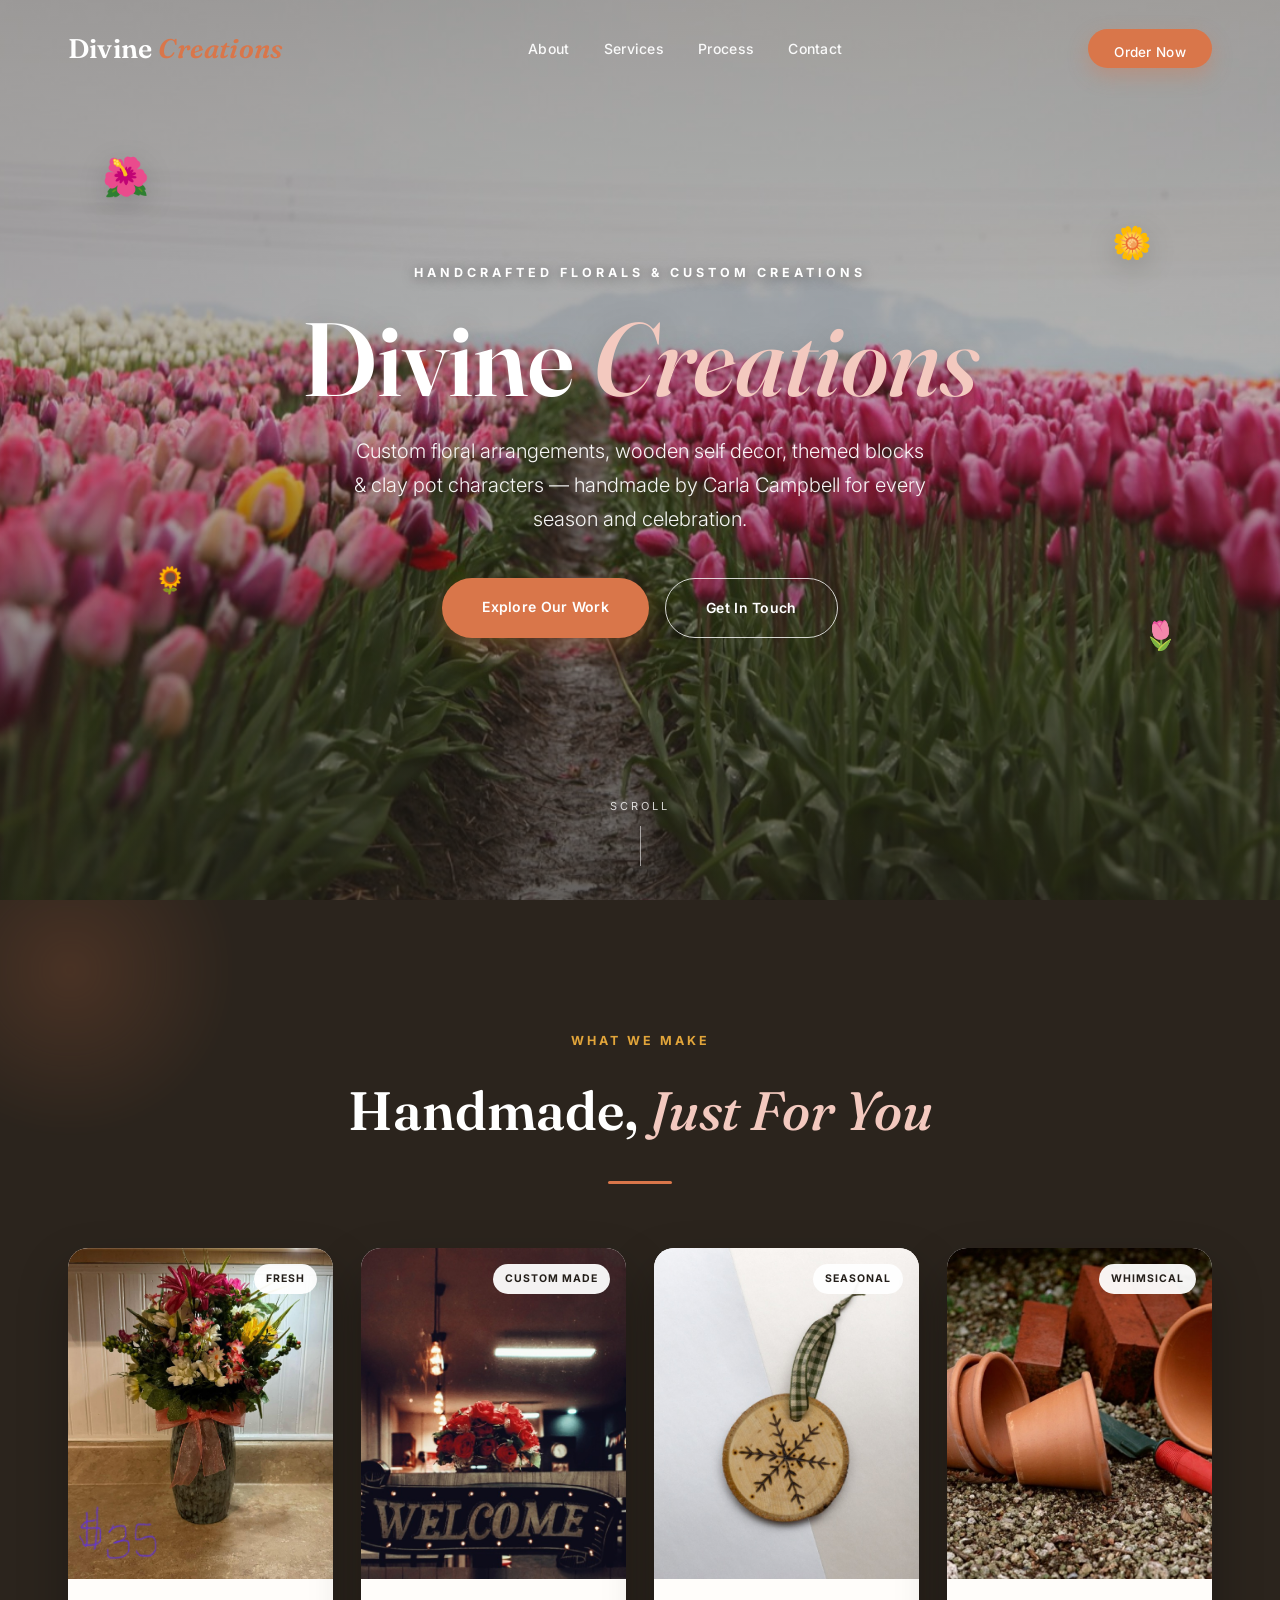
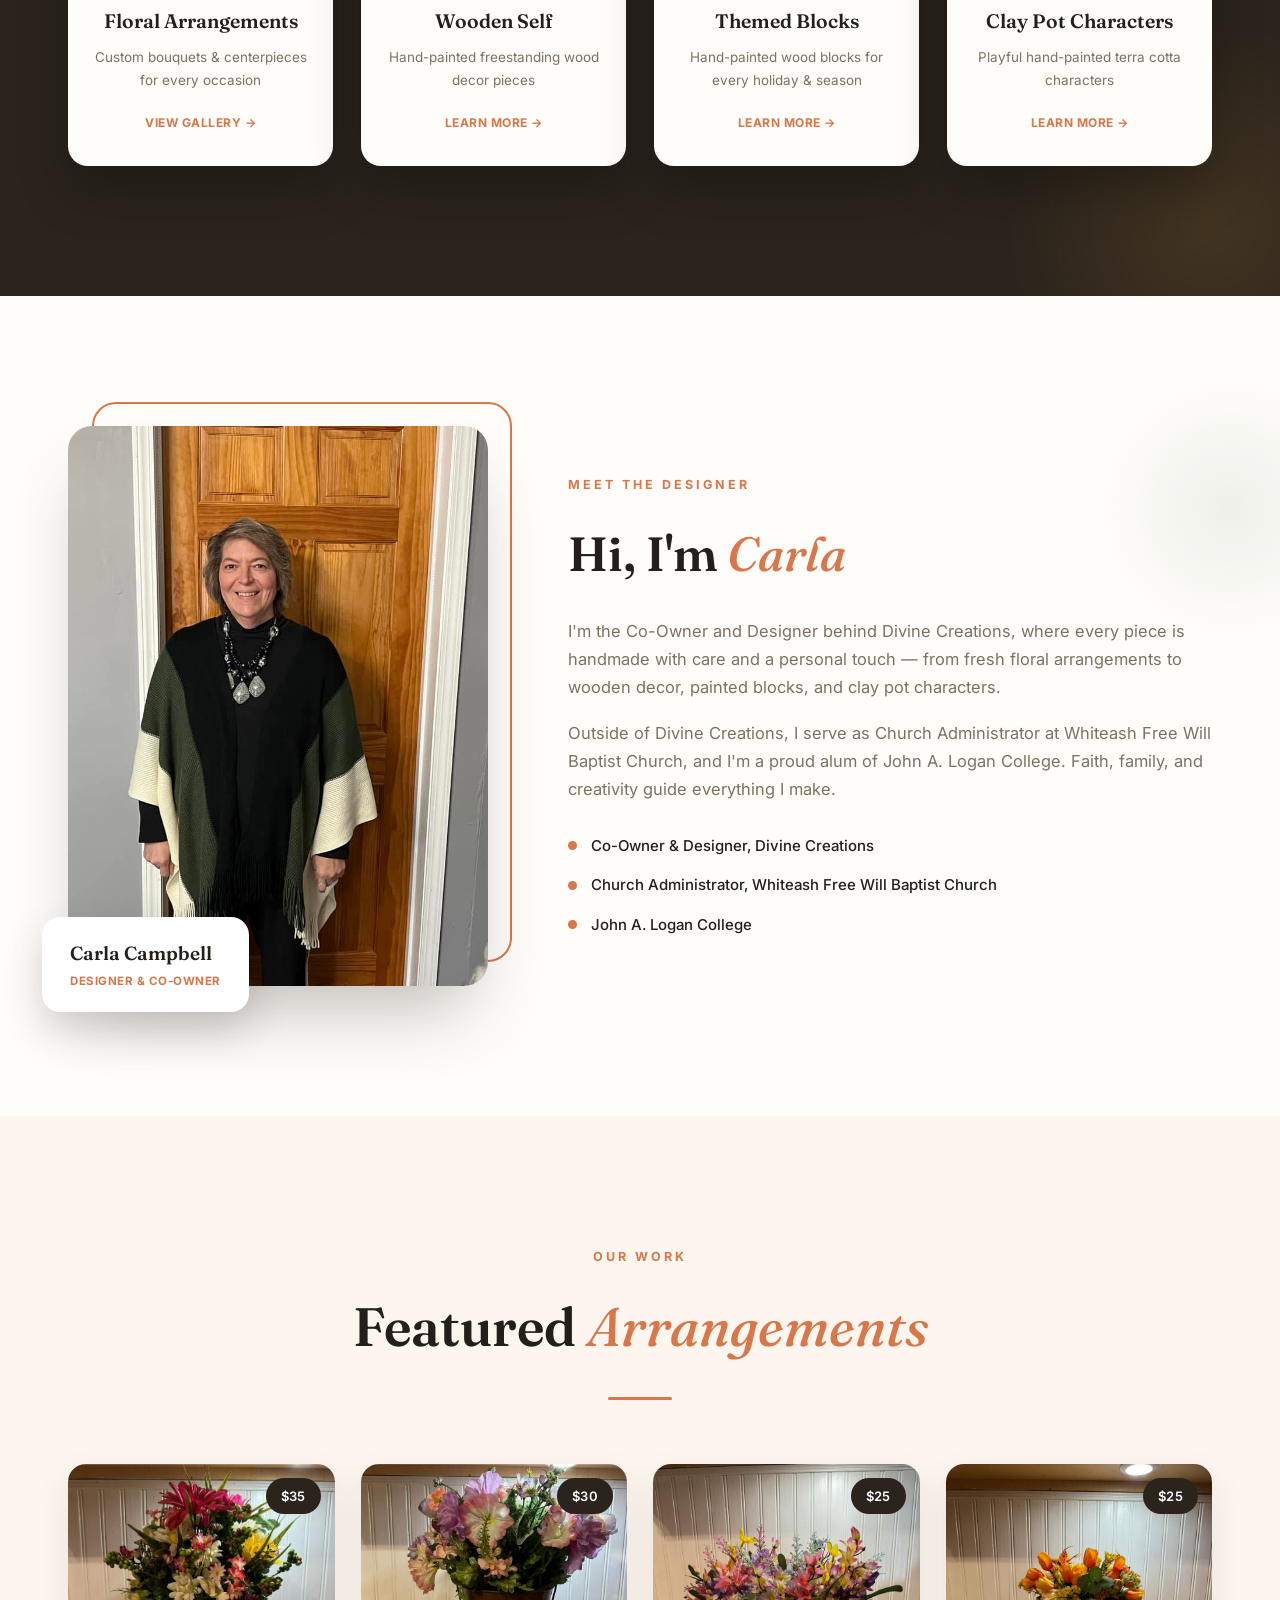
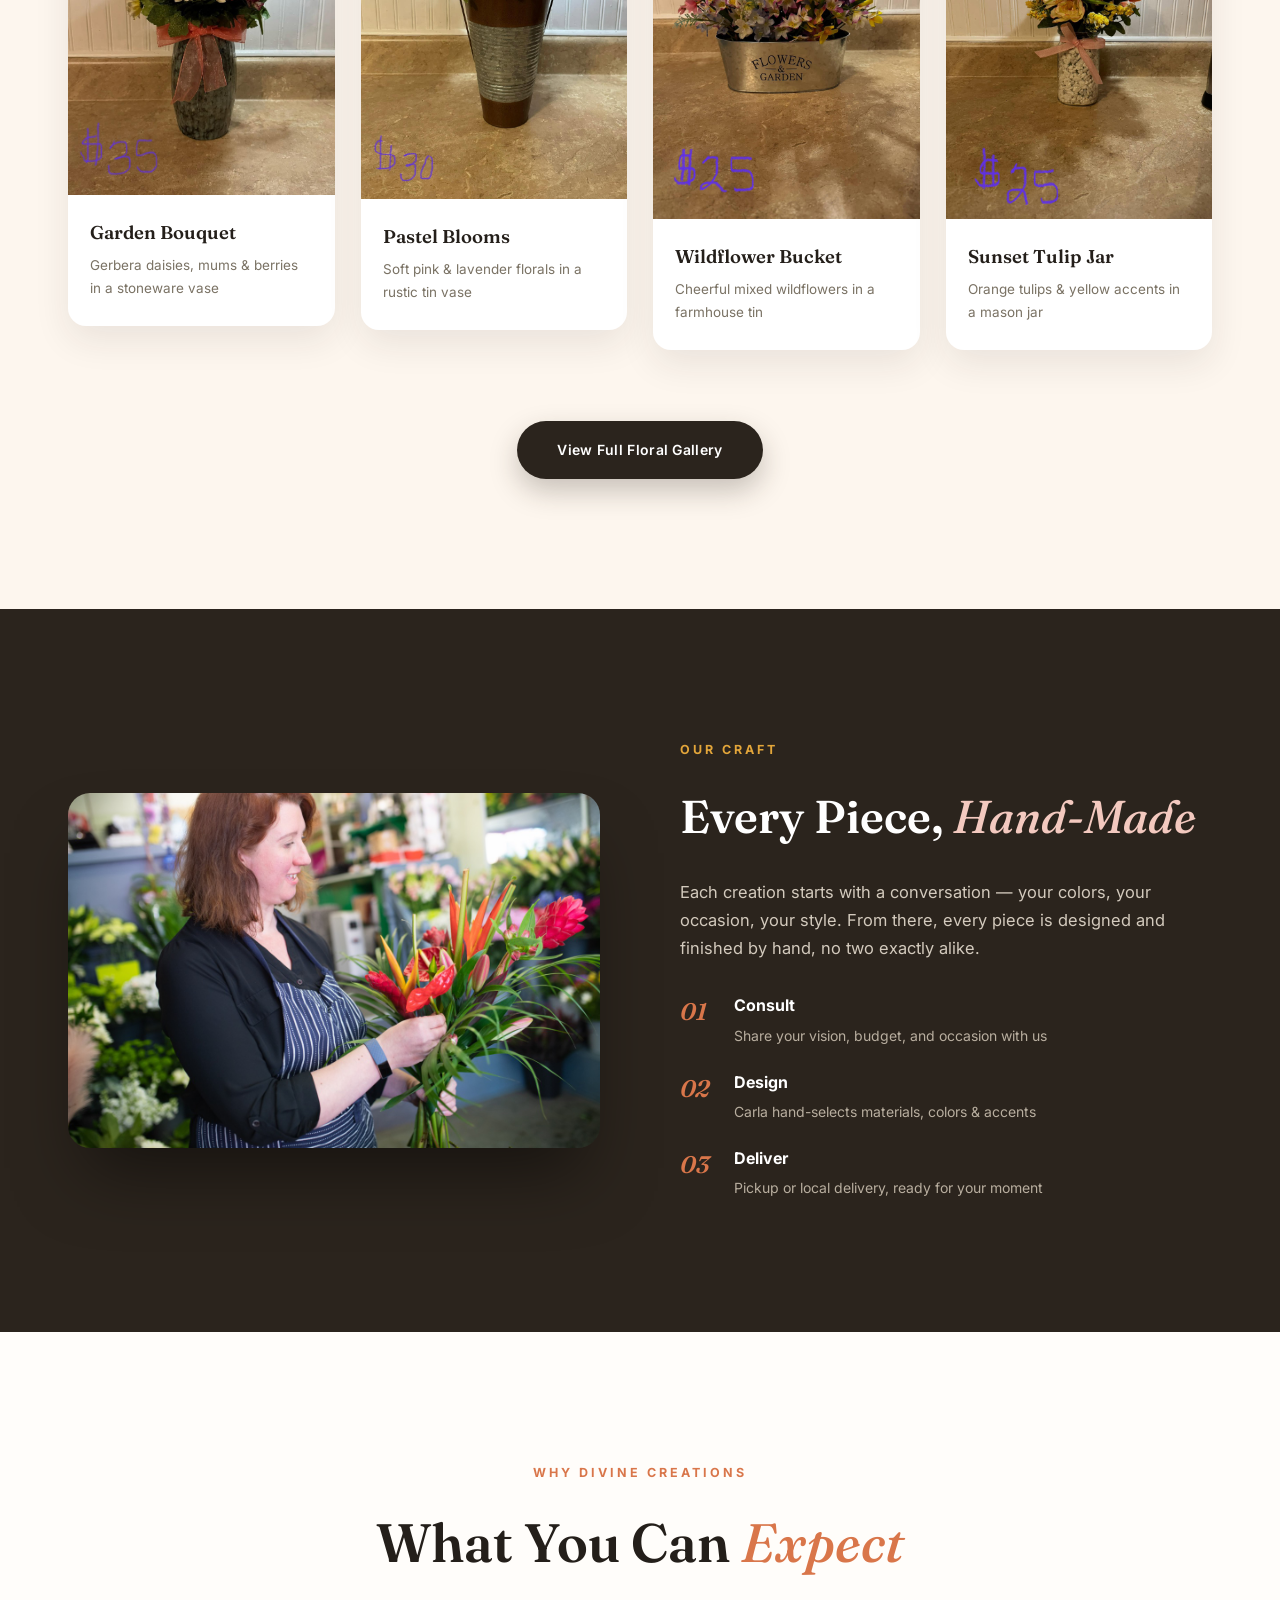
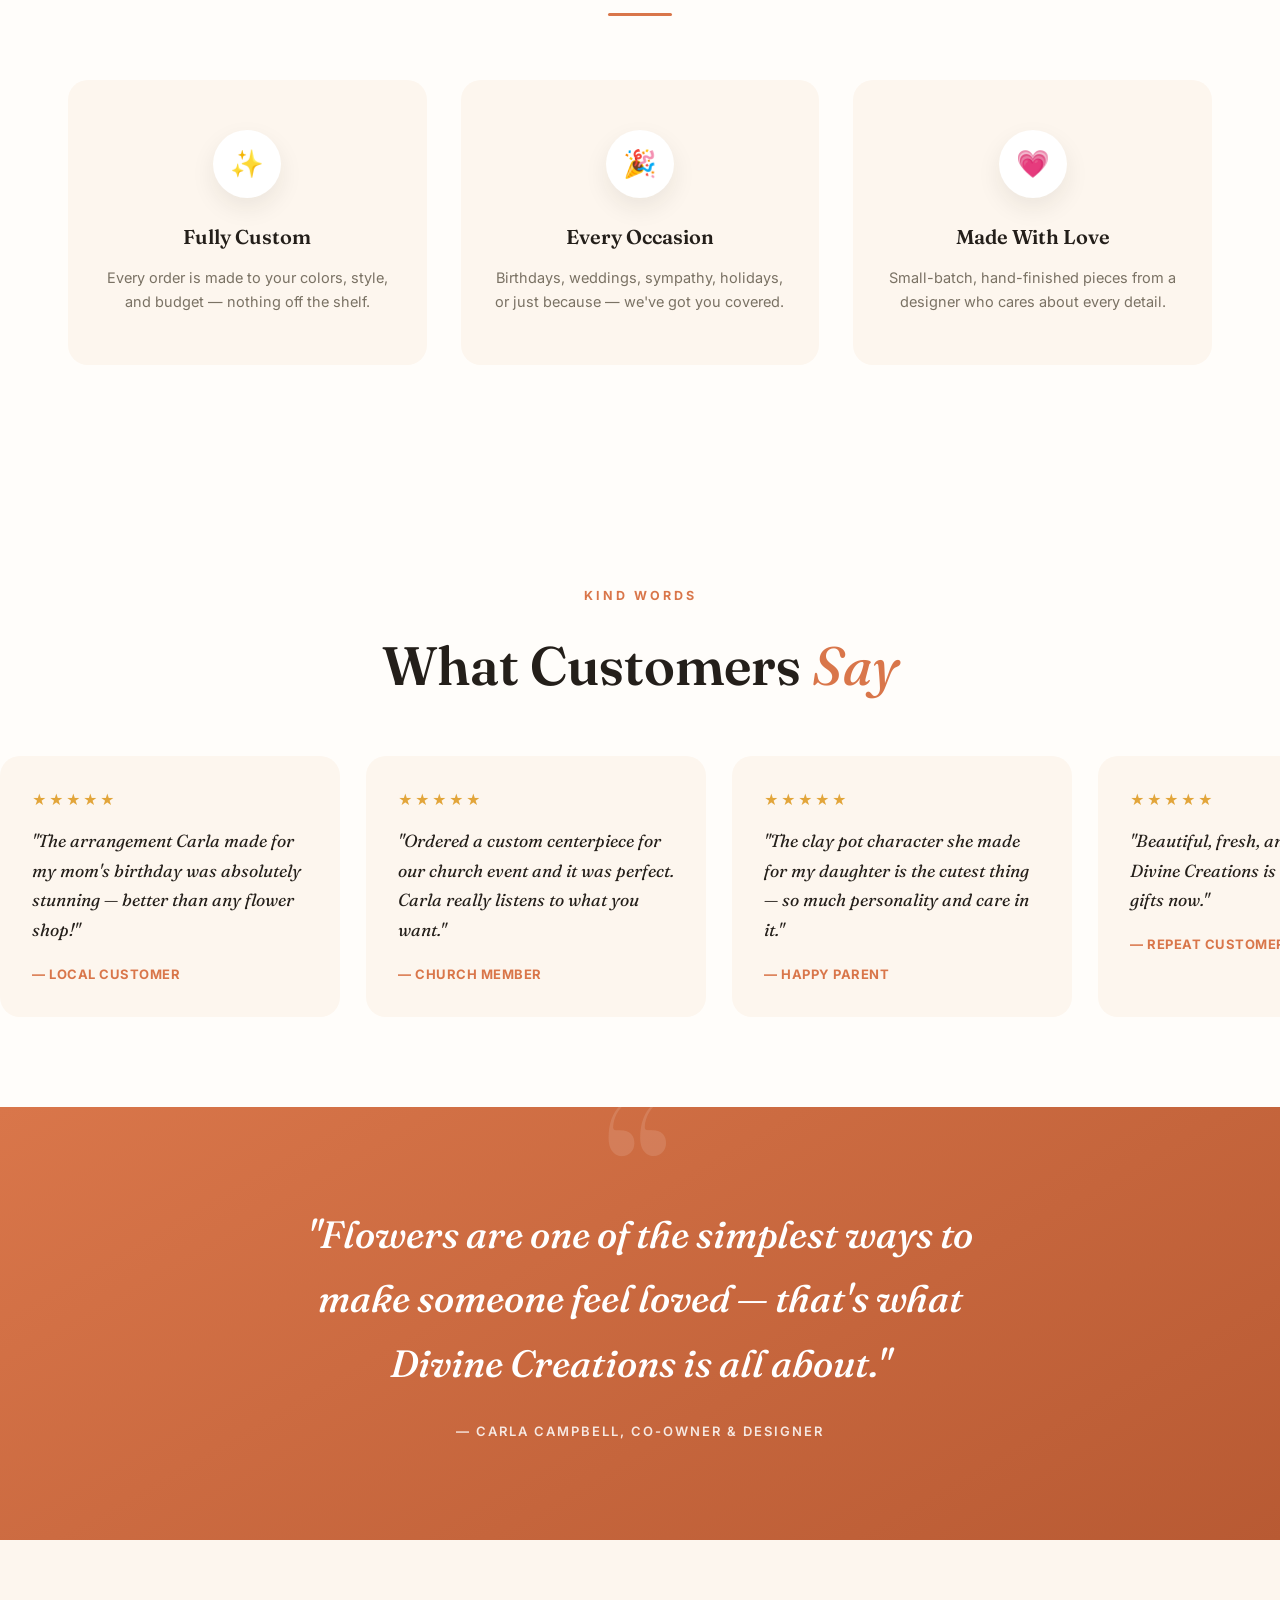
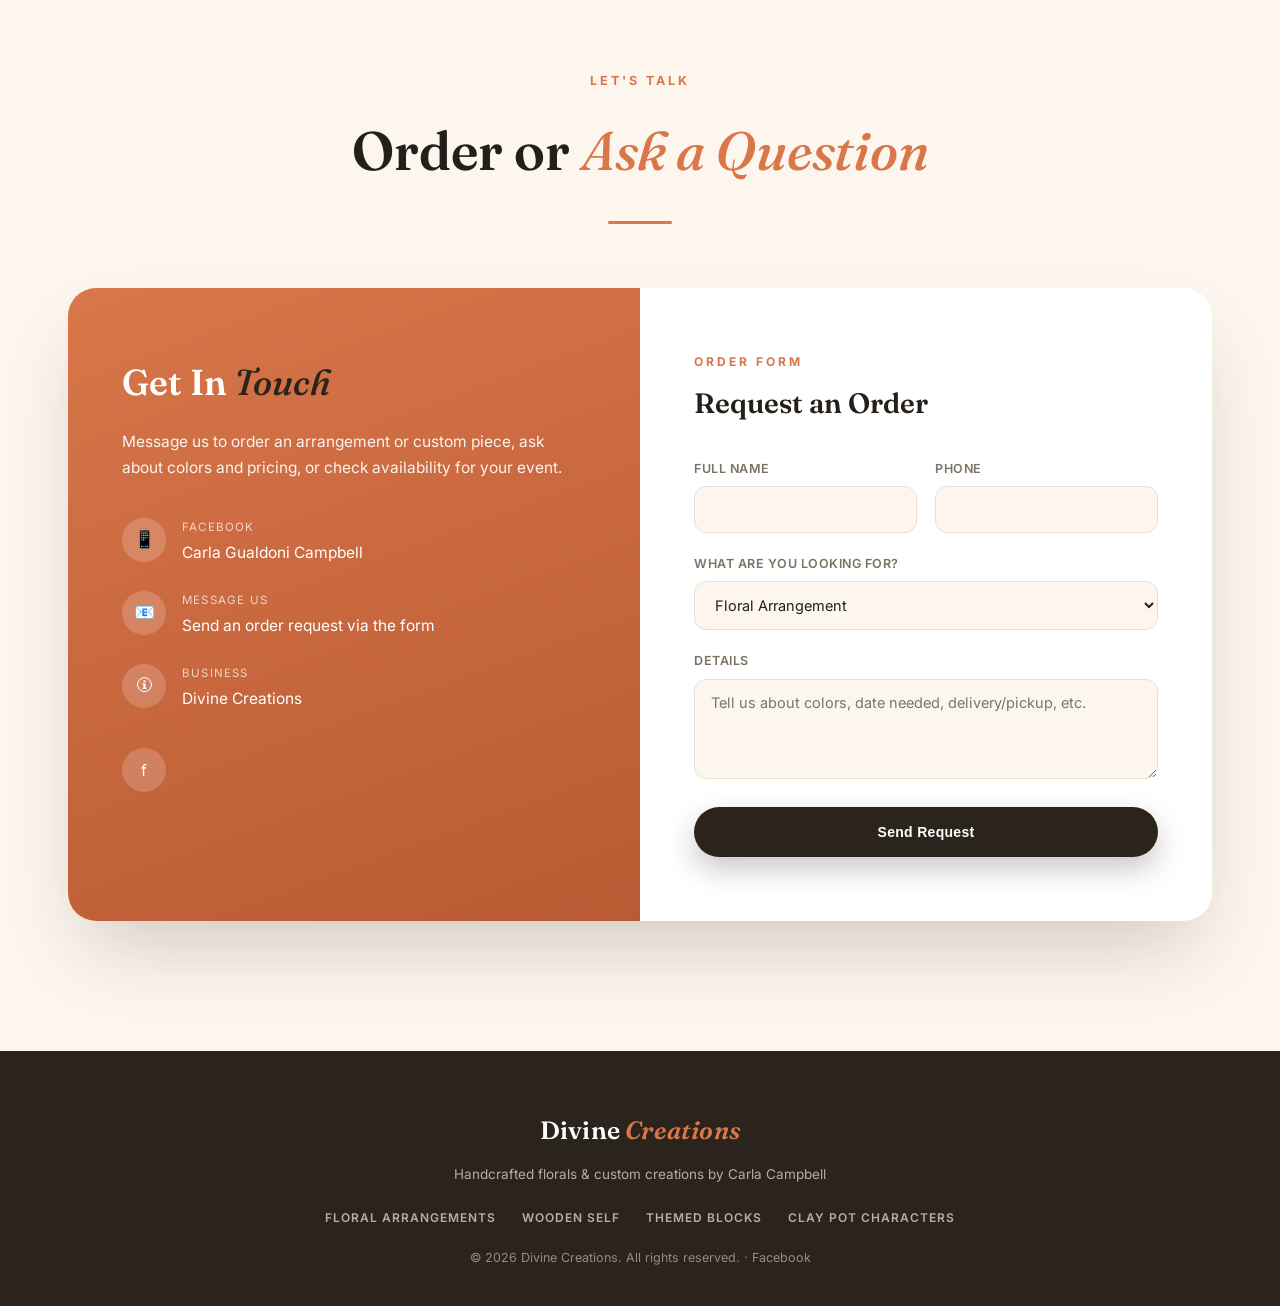
<file: index.html>
<!DOCTYPE html>
<html lang="en">
<head>
<meta charset="UTF-8">
<meta name="viewport" content="width=device-width, initial-scale=1.0">
<title>Divine Creations | Handcrafted Florals &amp; Custom Crafts by Carla Campbell</title>
<link rel="preconnect" href="https://fonts.googleapis.com">
<link rel="preconnect" href="https://fonts.gstatic.com" crossorigin>
<link href="https://fonts.googleapis.com/css2?family=Fraunces:ital,opsz,wght@0,9..144,400;0,9..144,500;0,9..144,600;0,9..144,700;1,9..144,500;1,9..144,600&family=Inter:wght@300;400;500;600;700&display=swap" rel="stylesheet">
<link rel="stylesheet" href="styles.css">
</head>
<body>

<header id="site-header">
  <div class="container nav">
    <a href="index.html" class="logo">Divine <span>Creations</span></a>
    <ul>
      <li><a class="nav-link" href="#about">About</a></li>
      <li class="has-dropdown">
        <a class="nav-link" href="#offerings">Services</a>
        <div class="dropdown">
          <a href="services/floral-arrangements.html"><span class="em">&#128144;</span> Floral Arrangements</a>
          <a href="services/wooden-self.html"><span class="em">&#129905;</span> Wooden Self</a>
          <a href="services/themed-blocks.html"><span class="em">&#127912;</span> Themed Blocks</a>
          <a href="services/clay-pot-characters.html"><span class="em">&#127994;</span> Clay Pot Characters</a>
        </div>
      </li>
      <li><a class="nav-link" href="#process">Process</a></li>
      <li><a class="nav-link" href="#contact">Contact</a></li>
    </ul>
    <a href="#contact" class="nav-link nav-cta">Order Now</a>
    <button class="hamburger" id="hamburger" aria-label="Menu" aria-expanded="false">
      <span></span><span></span><span></span>
    </button>
  </div>
</header>

<div class="mobile-menu" id="mobile-menu">
  <a href="#about">About</a>
  <div class="mm-group">
    <span class="mm-label">Services</span>
    <a href="services/floral-arrangements.html"><span class="em">&#128144;</span>Floral Arrangements</a>
    <a href="services/wooden-self.html"><span class="em">&#129905;</span>Wooden Self</a>
    <a href="services/themed-blocks.html"><span class="em">&#127912;</span>Themed Blocks</a>
    <a href="services/clay-pot-characters.html"><span class="em">&#127994;</span>Clay Pot Characters</a>
  </div>
  <a href="#process">Process</a>
  <a href="#contact">Contact</a>
  <a href="#contact" class="btn">Order Now</a>
</div>

<section class="hero">
  <div class="hero-bg" style="background-image:url('images/stock-flower-field.jpg')"></div>
  <span class="petal" style="top:16%; left:8%; font-size:38px; animation-delay:0s;">&#127802;</span>
  <span class="petal" style="top:62%; left:12%; font-size:26px; animation-delay:1.2s;">&#127803;</span>
  <span class="petal" style="top:24%; right:10%; font-size:32px; animation-delay:0.6s;">&#127804;</span>
  <span class="petal" style="top:68%; right:8%; font-size:28px; animation-delay:1.8s;">&#127799;</span>
  <div class="hero-inner">
    <p class="eyebrow">Handcrafted Florals &amp; Custom Creations</p>
    <h1>Divine <em>Creations</em></h1>
    <h2>Custom floral arrangements, wooden self decor, themed blocks &amp; clay pot characters &mdash; handmade by Carla Campbell for every season and celebration.</h2>
    <div class="btn-row">
      <a href="#offerings" class="btn">Explore Our Work</a>
      <a href="#contact" class="btn btn-outline">Get In Touch</a>
    </div>
  </div>
  <div class="scroll-cue"><span>Scroll</span><span class="line"></span></div>
</section>

<section class="offerings" id="offerings">
  <span class="blob" style="width:340px; height:340px; top:-100px; left:-100px; background:radial-gradient(circle, rgba(217,118,74,0.35), transparent 70%);"></span>
  <span class="blob" style="width:420px; height:420px; bottom:-140px; right:-140px; background:radial-gradient(circle, rgba(226,165,58,0.25), transparent 70%); animation-delay:3s;"></span>
  <div class="container">
    <div class="section-head reveal">
      <p class="eyebrow">What We Make</p>
      <h2>Handmade, <em>Just For You</em></h2>
      <div class="divider"></div>
    </div>
    <div class="offerings-grid">
      <a href="services/floral-arrangements.html" class="offer-card reveal pop stag-1">
        <div class="offer-img">
          <img src="images/arrangement-vase-ribbon.jpg" alt="Handcrafted floral arrangement">
          <span class="badge">Fresh</span>
        </div>
        <div class="offer-body">
          <h3>Floral Arrangements</h3>
          <p>Custom bouquets &amp; centerpieces for every occasion</p>
          <span class="link">View Gallery</span>
        </div>
      </a>
      <a href="services/wooden-self.html" class="offer-card reveal pop stag-2">
        <div class="offer-img">
          <img src="images/wooden-self-1.jpg" alt="Hand-painted wooden welcome sign decor">
          <span class="badge">Custom Made</span>
        </div>
        <div class="offer-body">
          <h3>Wooden Self</h3>
          <p>Hand-painted freestanding wood decor pieces</p>
          <span class="link">Learn More</span>
        </div>
      </a>
      <a href="services/themed-blocks.html" class="offer-card reveal pop stag-3">
        <div class="offer-img">
          <img src="images/themed-blocks-1.jpg" alt="Hand-painted wooden ornament block with snowflake design">
          <span class="badge">Seasonal</span>
        </div>
        <div class="offer-body">
          <h3>Themed Blocks</h3>
          <p>Hand-painted wood blocks for every holiday &amp; season</p>
          <span class="link">Learn More</span>
        </div>
      </a>
      <a href="services/clay-pot-characters.html" class="offer-card reveal pop stag-4">
        <div class="offer-img">
          <img src="images/clay-pot-1.jpg" alt="Terra cotta clay pots ready for painting into characters">
          <span class="badge">Whimsical</span>
        </div>
        <div class="offer-body">
          <h3>Clay Pot Characters</h3>
          <p>Playful hand-painted terra cotta characters</p>
          <span class="link">Learn More</span>
        </div>
      </a>
    </div>
  </div>
</section>

<section class="about" id="about">
  <span class="blob" style="width:260px; height:260px; top:10%; right:-80px; background:radial-gradient(circle, rgba(139,168,136,0.3), transparent 70%);"></span>
  <div class="container about-grid">
    <div class="about-photo reveal">
      <div class="ring"></div>
      <div class="frame"><img src="images/carla-campbell.jpg" alt="Carla Campbell, Co-Owner and Designer at Divine Creations"></div>
      <div class="tag"><div class="n">Carla Campbell</div><div class="r">Designer &amp; Co-Owner</div></div>
    </div>
    <div class="about-text reveal">
      <p class="eyebrow">Meet The Designer</p>
      <h2>Hi, I'm <em>Carla</em></h2>
      <p>I'm the Co-Owner and Designer behind Divine Creations, where every piece is handmade with care and a personal touch &mdash; from fresh floral arrangements to wooden decor, painted blocks, and clay pot characters.</p>
      <p>Outside of Divine Creations, I serve as Church Administrator at Whiteash Free Will Baptist Church, and I'm a proud alum of John A. Logan College. Faith, family, and creativity guide everything I make.</p>
      <div class="about-credentials">
        <div class="credential"><span class="dot"></span> Co-Owner &amp; Designer, Divine Creations</div>
        <div class="credential"><span class="dot"></span> Church Administrator, Whiteash Free Will Baptist Church</div>
        <div class="credential"><span class="dot"></span> John A. Logan College</div>
      </div>
    </div>
  </div>
</section>

<section class="gallery" id="gallery">
  <div class="container">
    <div class="section-head reveal">
      <p class="eyebrow">Our Work</p>
      <h2>Featured <em>Arrangements</em></h2>
      <div class="divider"></div>
    </div>
    <div class="masonry no-mb">
      <div class="card reveal stag-1">
        <div class="card-img">
          <img src="images/arrangement-vase-ribbon.jpg" alt="Mixed daisy and gerbera bouquet in stone vase with coral ribbon">
          <span class="price-tag">$35</span>
        </div>
        <div class="card-body"><h3>Garden Bouquet</h3><p>Gerbera daisies, mums &amp; berries in a stoneware vase</p></div>
      </div>
      <div class="card reveal stag-2">
        <div class="card-img">
          <img src="images/arrangement-tin-pastel.jpg" alt="Pastel pink and lavender floral arrangement in galvanized tin vase">
          <span class="price-tag">$30</span>
        </div>
        <div class="card-body"><h3>Pastel Blooms</h3><p>Soft pink &amp; lavender florals in a rustic tin vase</p></div>
      </div>
      <div class="card reveal stag-3">
        <div class="card-img">
          <img src="images/arrangement-wildflower-bucket.jpg" alt="Colorful wildflower arrangement in Flowers and Garden tin bucket">
          <span class="price-tag">$25</span>
        </div>
        <div class="card-body"><h3>Wildflower Bucket</h3><p>Cheerful mixed wildflowers in a farmhouse tin</p></div>
      </div>
      <div class="card reveal stag-4">
        <div class="card-img">
          <img src="images/arrangement-masonjar-tulips.jpg" alt="Orange tulip and floral arrangement in mason jar with pink ribbon">
          <span class="price-tag">$25</span>
        </div>
        <div class="card-body"><h3>Sunset Tulip Jar</h3><p>Orange tulips &amp; yellow accents in a mason jar</p></div>
      </div>
    </div>
    <div style="text-align:center; margin-top:56px;" class="reveal">
      <a href="services/floral-arrangements.html" class="btn btn-dark">View Full Floral Gallery</a>
    </div>
  </div>
</section>

<section class="process" id="process">
  <div class="container process-grid">
    <div class="process-photo reveal">
      <img src="images/stock-florist-at-work.jpg" alt="Florist carefully arranging fresh flowers by hand">
    </div>
    <div class="reveal">
      <p class="eyebrow">Our Craft</p>
      <h2>Every Piece, <em>Hand-Made</em></h2>
      <p>Each creation starts with a conversation &mdash; your colors, your occasion, your style. From there, every piece is designed and finished by hand, no two exactly alike.</p>
      <div class="steps">
        <div class="step"><span class="num">01</span><div class="txt"><strong>Consult</strong><span>Share your vision, budget, and occasion with us</span></div></div>
        <div class="step"><span class="num">02</span><div class="txt"><strong>Design</strong><span>Carla hand-selects materials, colors &amp; accents</span></div></div>
        <div class="step"><span class="num">03</span><div class="txt"><strong>Deliver</strong><span>Pickup or local delivery, ready for your moment</span></div></div>
      </div>
    </div>
  </div>
</section>

<section class="services" id="services">
  <div class="container">
    <div class="section-head reveal">
      <p class="eyebrow">Why Divine Creations</p>
      <h2>What You Can <em>Expect</em></h2>
      <div class="divider"></div>
    </div>
    <div class="services-grid">
      <div class="service reveal stag-1">
        <div class="icon">&#10024;</div>
        <h3>Fully Custom</h3>
        <p>Every order is made to your colors, style, and budget &mdash; nothing off the shelf.</p>
      </div>
      <div class="service reveal stag-2">
        <div class="icon">&#127881;</div>
        <h3>Every Occasion</h3>
        <p>Birthdays, weddings, sympathy, holidays, or just because &mdash; we've got you covered.</p>
      </div>
      <div class="service reveal stag-3">
        <div class="icon">&#128151;</div>
        <h3>Made With Love</h3>
        <p>Small-batch, hand-finished pieces from a designer who cares about every detail.</p>
      </div>
    </div>
  </div>
</section>

<div class="marquee-wrap">
  <div class="section-head reveal" style="margin-bottom:44px;">
    <p class="eyebrow">Kind Words</p>
    <h2>What Customers <em>Say</em></h2>
  </div>
  <div class="marquee-track">
    <div class="t-card"><div class="stars">&#9733;&#9733;&#9733;&#9733;&#9733;</div><p>"The arrangement Carla made for my mom's birthday was absolutely stunning &mdash; better than any flower shop!"</p><div class="who">&mdash; Local Customer</div></div>
    <div class="t-card"><div class="stars">&#9733;&#9733;&#9733;&#9733;&#9733;</div><p>"Ordered a custom centerpiece for our church event and it was perfect. Carla really listens to what you want."</p><div class="who">&mdash; Church Member</div></div>
    <div class="t-card"><div class="stars">&#9733;&#9733;&#9733;&#9733;&#9733;</div><p>"The clay pot character she made for my daughter is the cutest thing &mdash; so much personality and care in it."</p><div class="who">&mdash; Happy Parent</div></div>
    <div class="t-card"><div class="stars">&#9733;&#9733;&#9733;&#9733;&#9733;</div><p>"Beautiful, fresh, and affordable. Divine Creations is my go-to for gifts now."</p><div class="who">&mdash; Repeat Customer</div></div>
    <div class="t-card"><div class="stars">&#9733;&#9733;&#9733;&#9733;&#9733;</div><p>"The arrangement Carla made for my mom's birthday was absolutely stunning &mdash; better than any flower shop!"</p><div class="who">&mdash; Local Customer</div></div>
    <div class="t-card"><div class="stars">&#9733;&#9733;&#9733;&#9733;&#9733;</div><p>"Ordered a custom centerpiece for our church event and it was perfect. Carla really listens to what you want."</p><div class="who">&mdash; Church Member</div></div>
    <div class="t-card"><div class="stars">&#9733;&#9733;&#9733;&#9733;&#9733;</div><p>"The clay pot character she made for my daughter is the cutest thing &mdash; so much personality and care in it."</p><div class="who">&mdash; Happy Parent</div></div>
    <div class="t-card"><div class="stars">&#9733;&#9733;&#9733;&#9733;&#9733;</div><p>"Beautiful, fresh, and affordable. Divine Creations is my go-to for gifts now."</p><div class="who">&mdash; Repeat Customer</div></div>
  </div>
</div>

<div class="band">
  <div class="container">
    <blockquote class="reveal">"Flowers are one of the simplest ways to make someone feel loved &mdash; that's what Divine Creations is all about."</blockquote>
    <cite>&mdash; Carla Campbell, Co-Owner &amp; Designer</cite>
  </div>
</div>

<section class="contact" id="contact">
  <div class="container">
    <div class="section-head reveal">
      <p class="eyebrow">Let's Talk</p>
      <h2>Order or <em>Ask a Question</em></h2>
      <div class="divider"></div>
    </div>
    <div class="contact-grid reveal">
      <div class="contact-info">
        <h2>Get In <em>Touch</em></h2>
        <p class="lead">Message us to order an arrangement or custom piece, ask about colors and pricing, or check availability for your event.</p>
        <div class="contact-item"><div class="ic">&#128241;</div><div><div class="label">Facebook</div><div class="value">Carla Gualdoni Campbell</div></div></div>
        <div class="contact-item"><div class="ic">&#128231;</div><div><div class="label">Message Us</div><div class="value">Send an order request via the form</div></div></div>
        <div class="contact-item"><div class="ic">&#128712;</div><div><div class="label">Business</div><div class="value">Divine Creations</div></div></div>
        <div class="social-row"><a href="https://www.facebook.com/carla.gualdonicampbell/" target="_blank" rel="noopener" aria-label="Facebook">f</a></div>
      </div>
      <div class="contact-form">
        <p class="eyebrow">Order Form</p>
        <h3>Request an Order</h3>
        <form onsubmit="event.preventDefault(); alert('Thanks! Your request has been noted. Carla will reach out to confirm details.');">
          <div class="field-row">
            <div class="field"><label for="name">Full Name</label><input type="text" id="name" required></div>
            <div class="field"><label for="phone">Phone</label><input type="tel" id="phone" required></div>
          </div>
          <div class="field">
            <label for="occasion">What Are You Looking For?</label>
            <select id="occasion">
              <option>Floral Arrangement</option>
              <option>Wooden Self Piece</option>
              <option>Themed Block</option>
              <option>Clay Pot Character</option>
              <option>Custom Request</option>
            </select>
          </div>
          <div class="field"><label for="message">Details</label><textarea id="message" placeholder="Tell us about colors, date needed, delivery/pickup, etc."></textarea></div>
          <button type="submit" class="btn btn-dark">Send Request</button>
        </form>
      </div>
    </div>
  </div>
</section>

<footer>
  <div class="container">
    <div class="logo">Divine <span>Creations</span></div>
    <p>Handcrafted florals &amp; custom creations by Carla Campbell</p>
    <div class="fnav">
      <a href="services/floral-arrangements.html">Floral Arrangements</a>
      <a href="services/wooden-self.html">Wooden Self</a>
      <a href="services/themed-blocks.html">Themed Blocks</a>
      <a href="services/clay-pot-characters.html">Clay Pot Characters</a>
    </div>
    <p class="fline">&copy; 2026 Divine Creations. All rights reserved. &middot; <a href="https://www.facebook.com/carla.gualdonicampbell/" target="_blank" rel="noopener">Facebook</a></p>
  </div>
</footer>

<script src="script.js"></script>
</body>
</html>
</file>
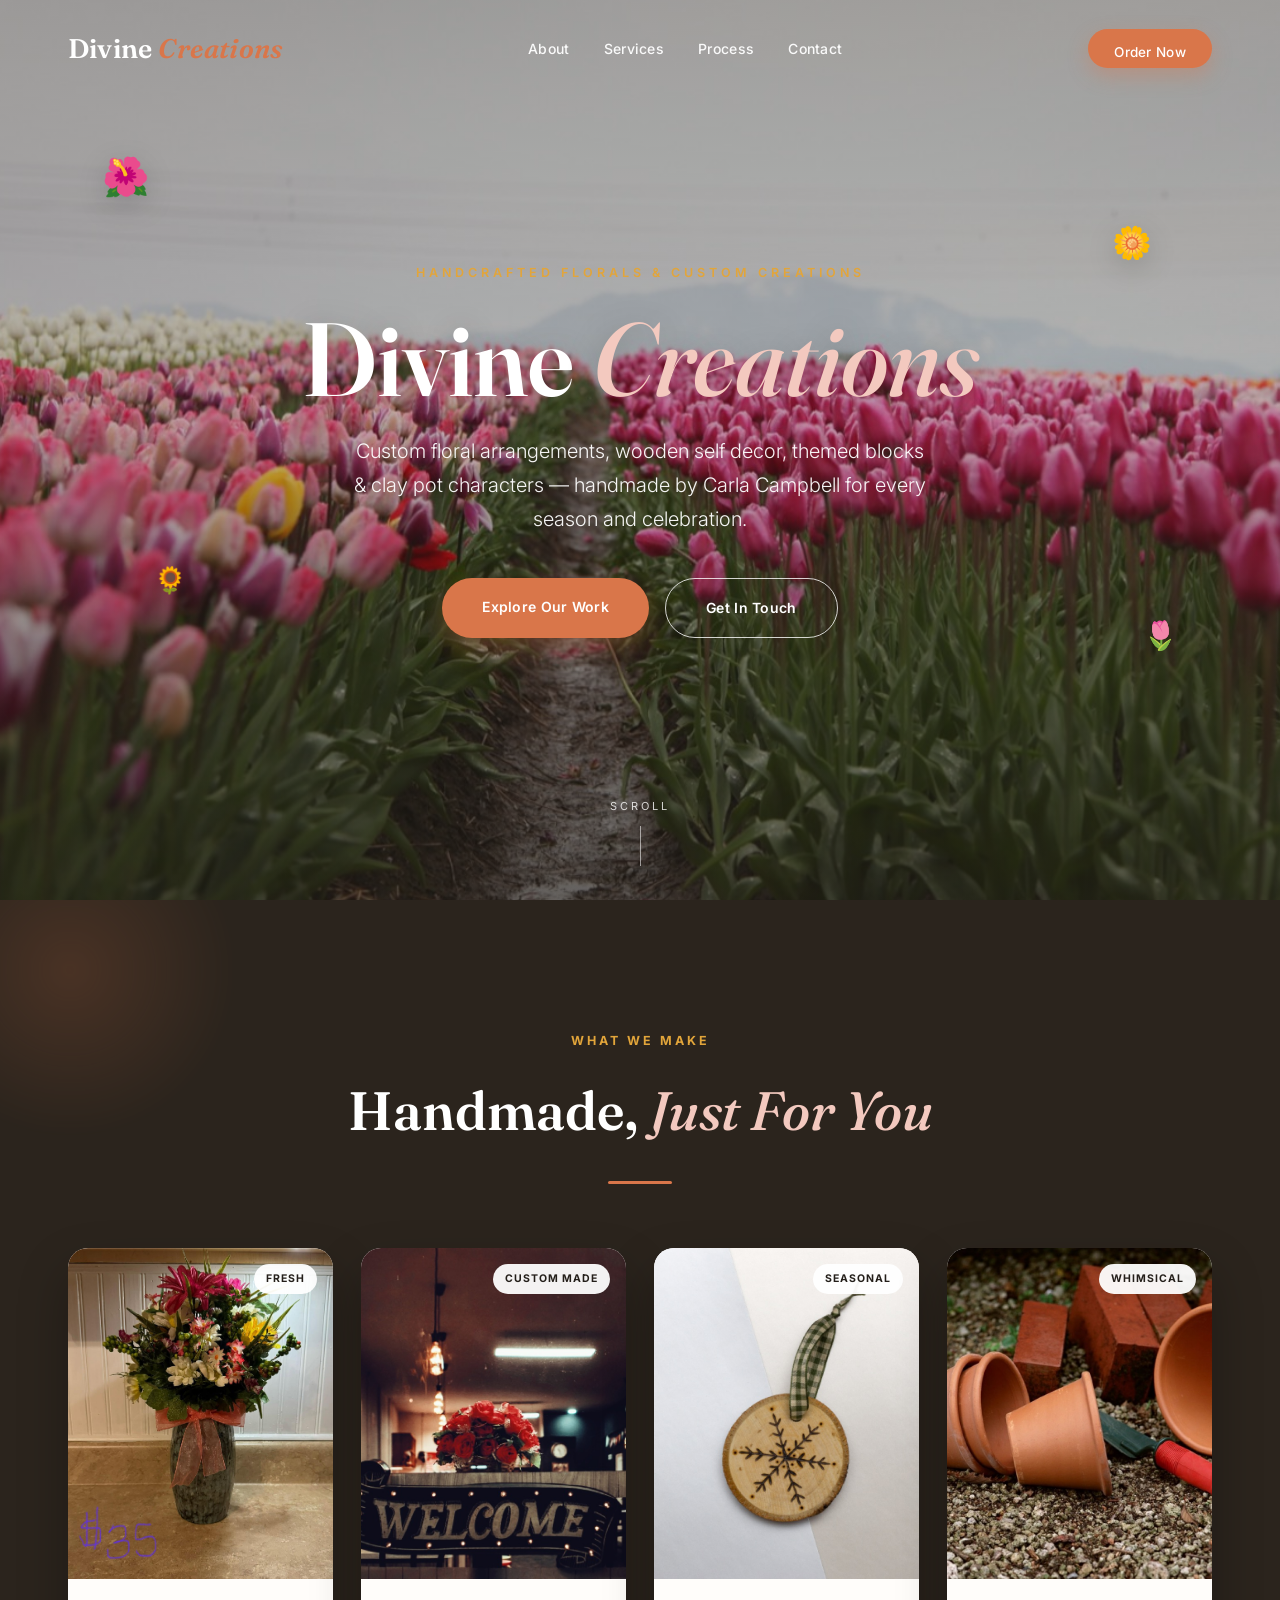
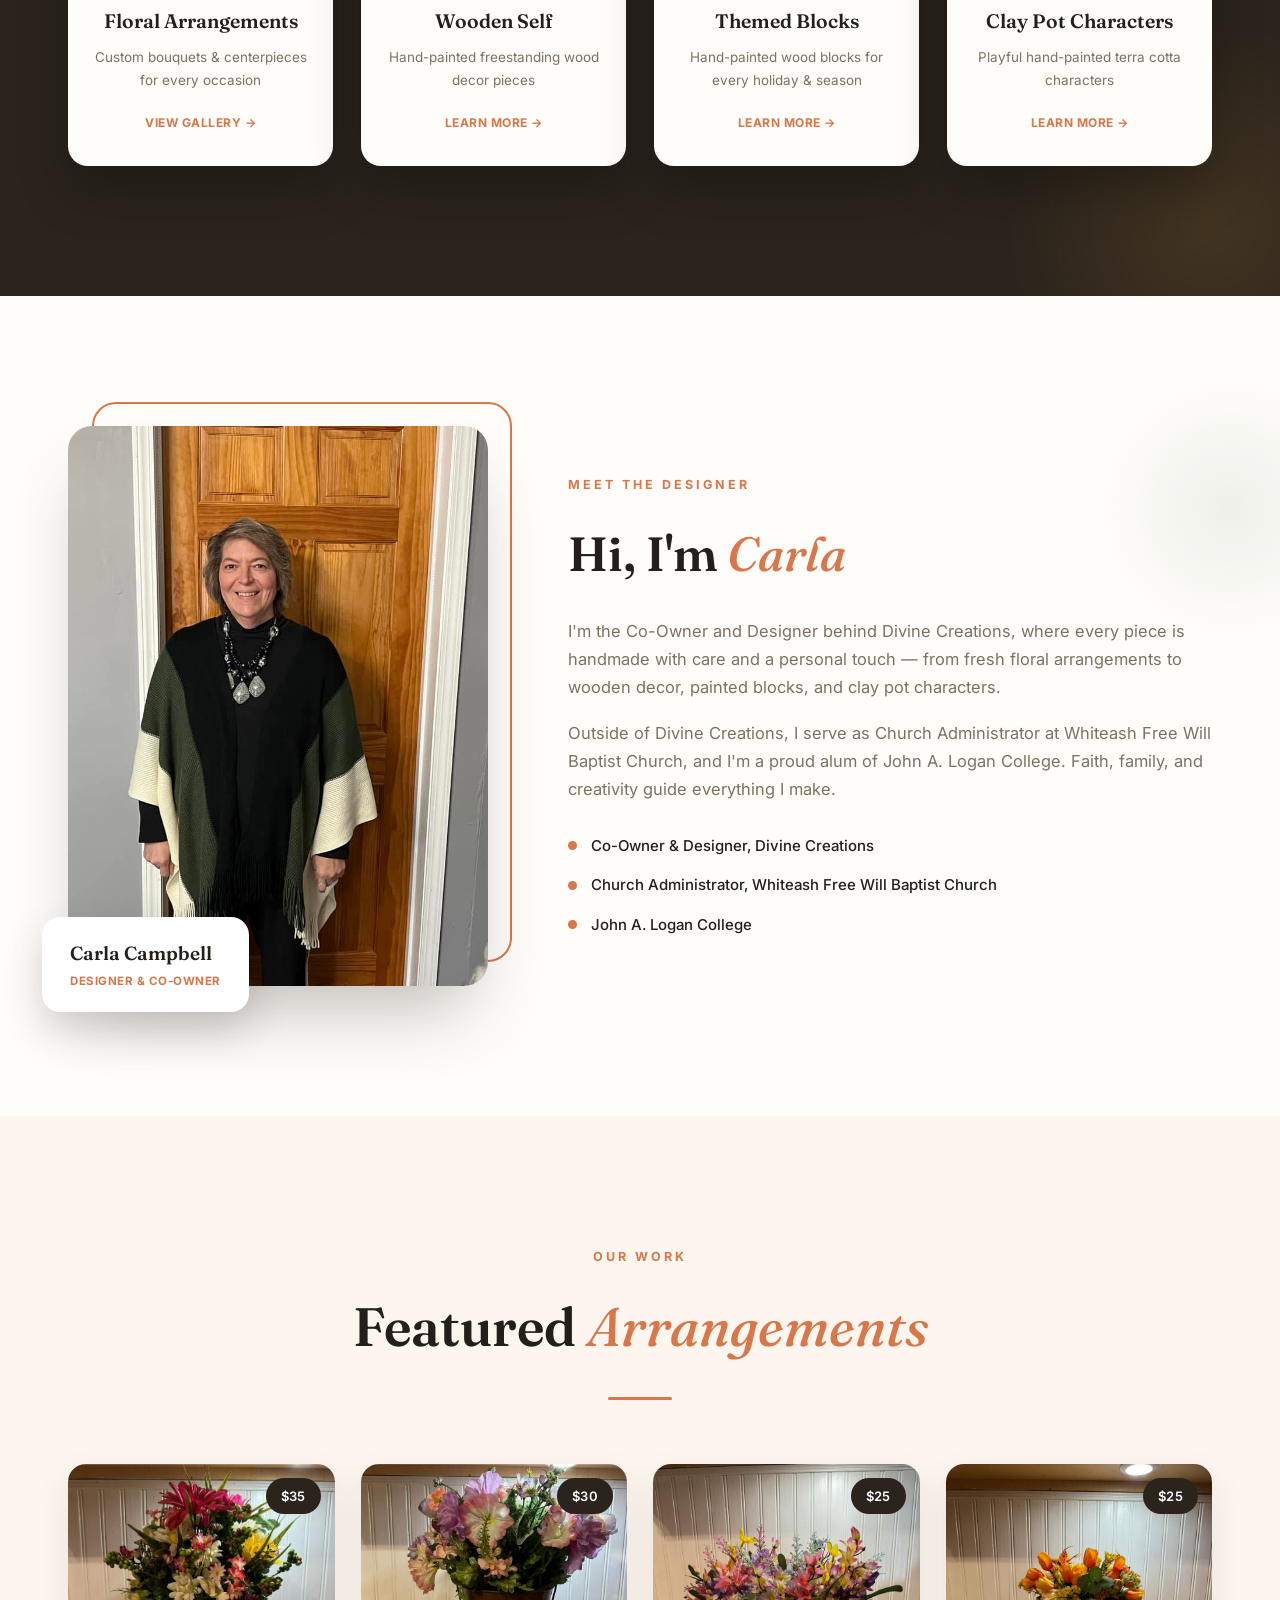
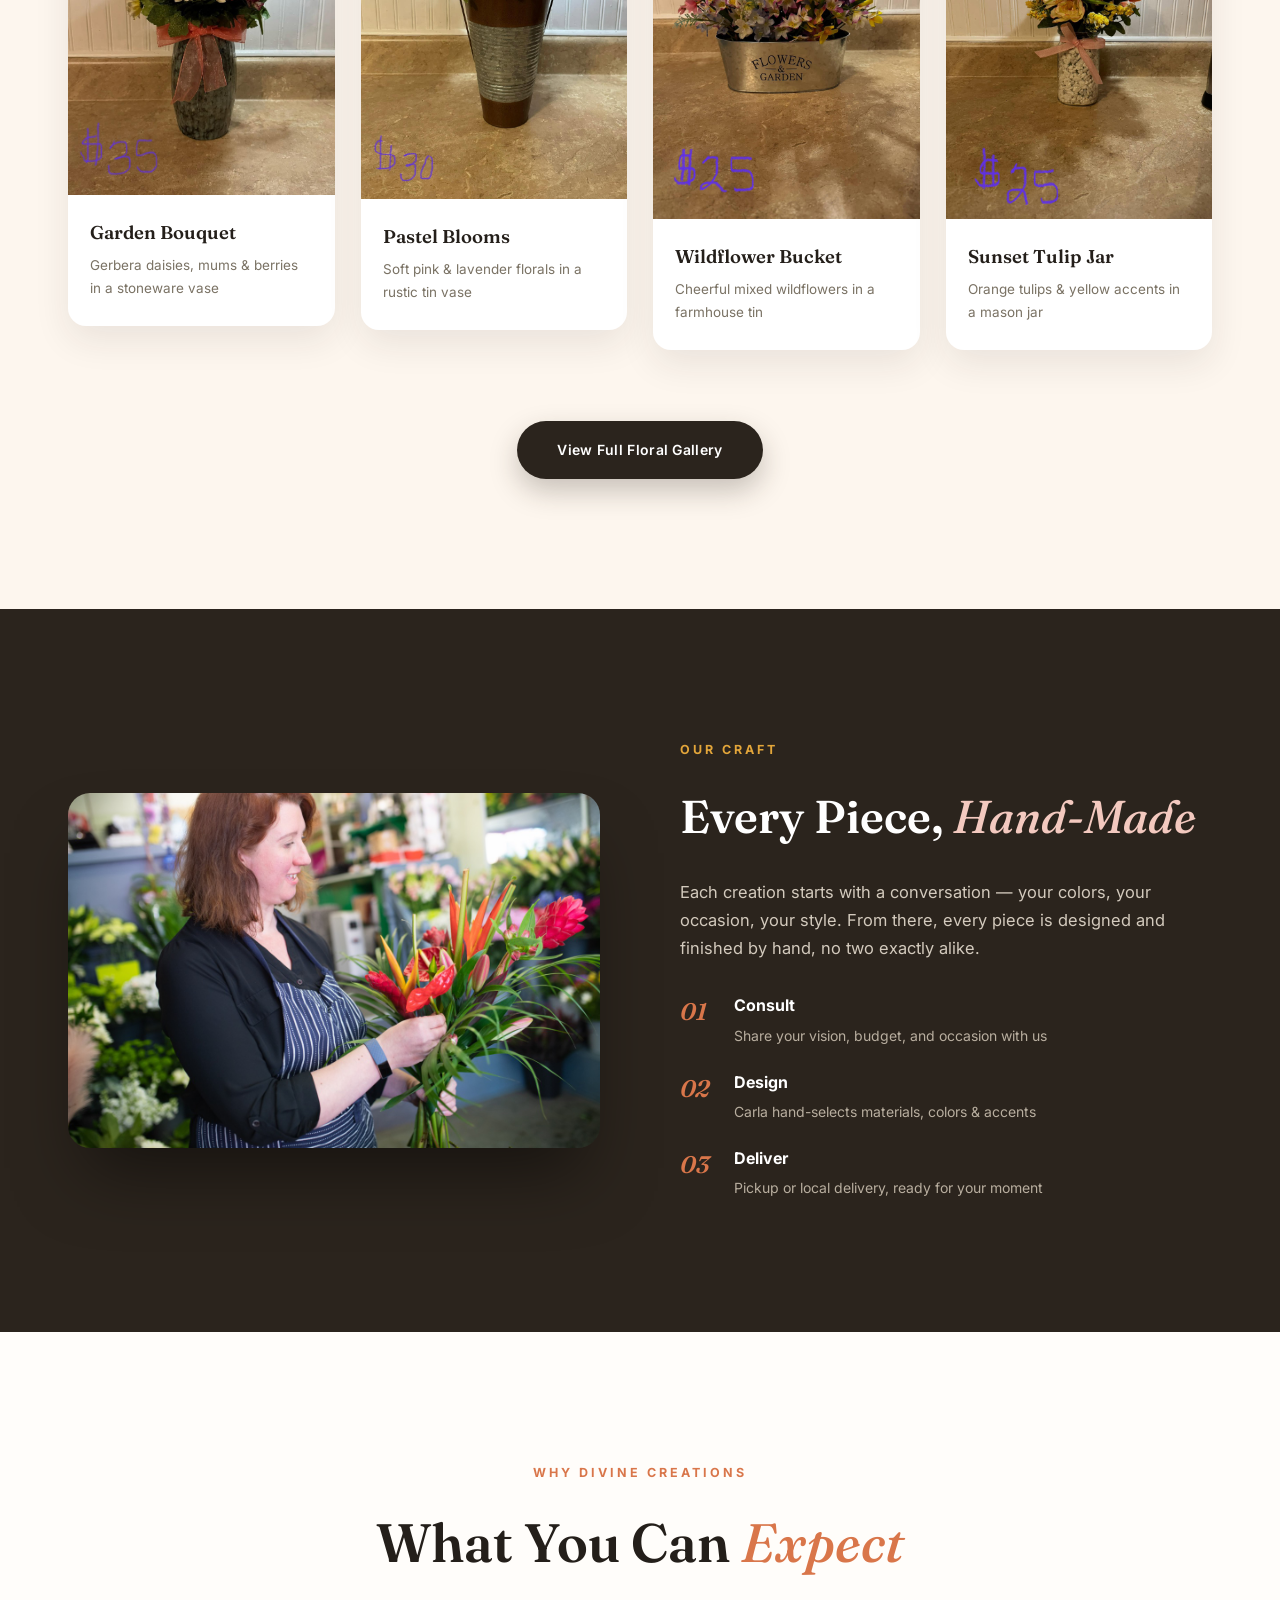
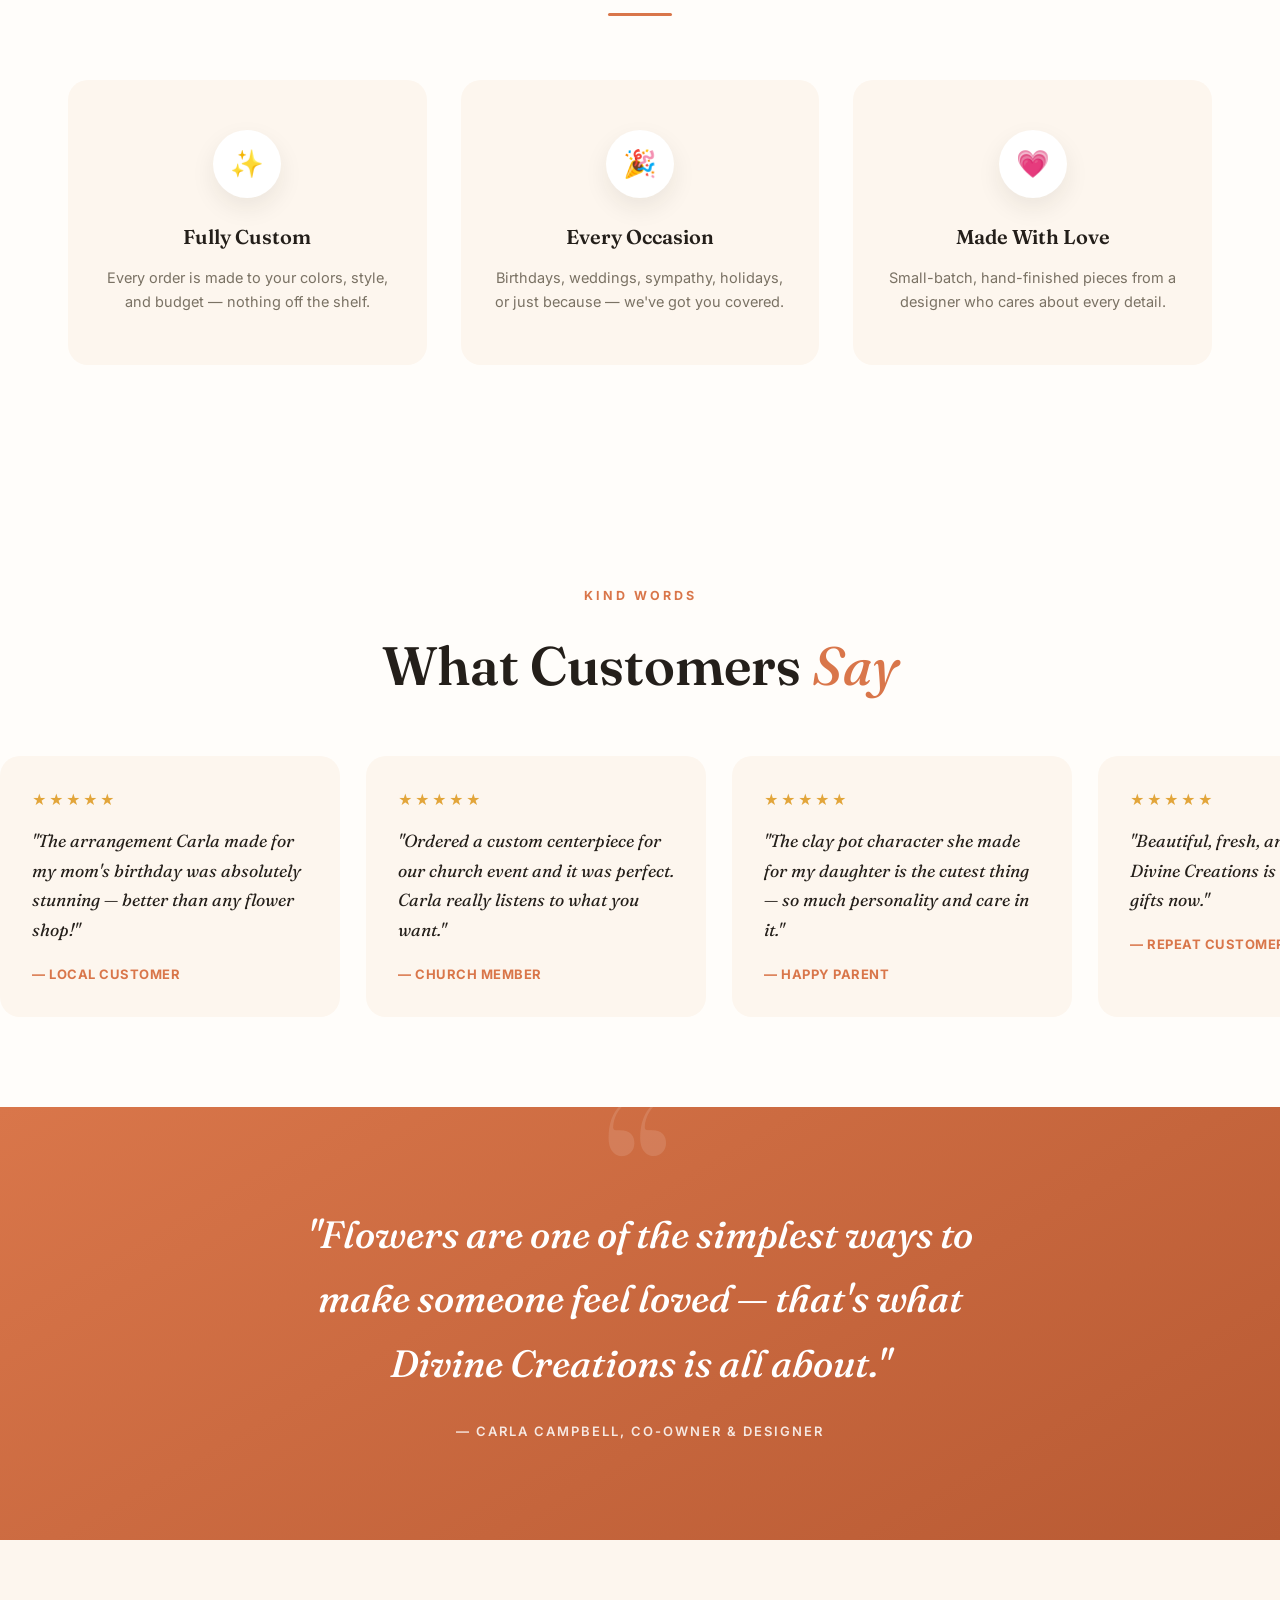
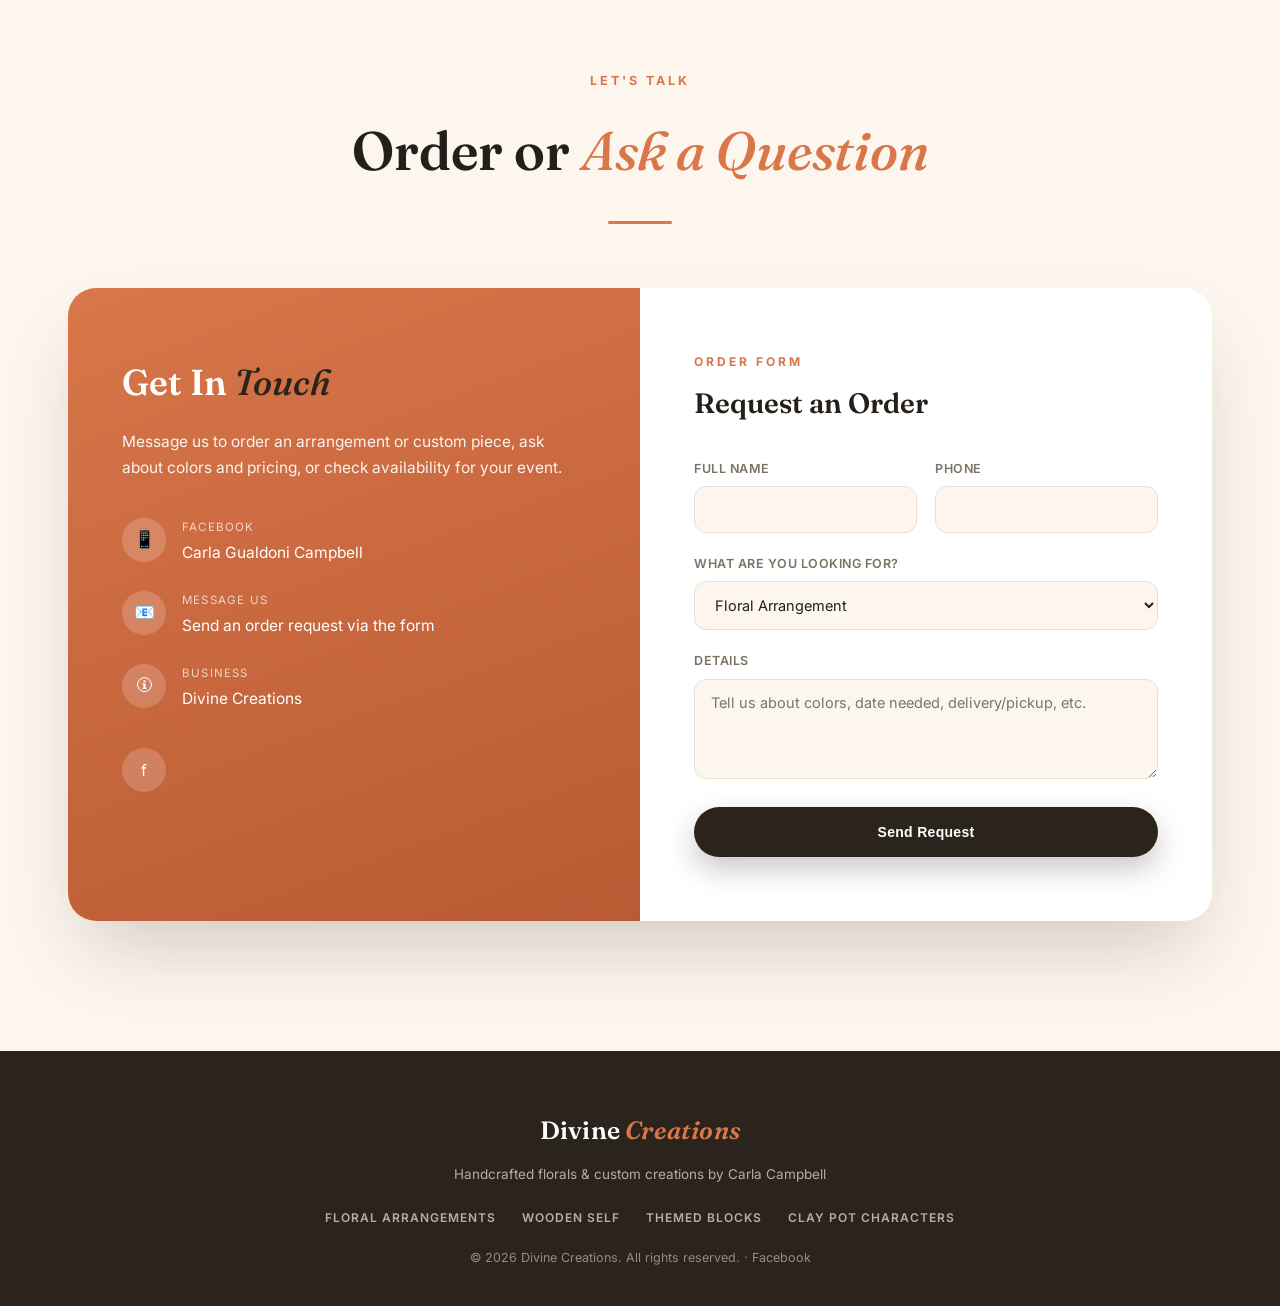
<file: divine-creations-site/index.html>
<!DOCTYPE html>
<html lang="en">
<head>
<meta charset="UTF-8">
<meta name="viewport" content="width=device-width, initial-scale=1.0">
<title>Divine Creations | Handcrafted Florals &amp; Custom Crafts by Carla Campbell</title>
<link rel="preconnect" href="https://fonts.googleapis.com">
<link rel="preconnect" href="https://fonts.gstatic.com" crossorigin>
<link href="https://fonts.googleapis.com/css2?family=Fraunces:ital,opsz,wght@0,9..144,400;0,9..144,500;0,9..144,600;0,9..144,700;1,9..144,500;1,9..144,600&family=Inter:wght@300;400;500;600;700&display=swap" rel="stylesheet">
<link rel="stylesheet" href="styles.css">
</head>
<body>

<header id="site-header">
  <div class="container nav">
    <a href="index.html" class="logo">Divine <span>Creations</span></a>
    <ul>
      <li><a class="nav-link" href="#about">About</a></li>
      <li class="has-dropdown">
        <a class="nav-link" href="#offerings">Services</a>
        <div class="dropdown">
          <a href="services/floral-arrangements.html"><span class="em">&#128144;</span> Floral Arrangements</a>
          <a href="services/wooden-self.html"><span class="em">&#129905;</span> Wooden Self</a>
          <a href="services/themed-blocks.html"><span class="em">&#127912;</span> Themed Blocks</a>
          <a href="services/clay-pot-characters.html"><span class="em">&#127994;</span> Clay Pot Characters</a>
        </div>
      </li>
      <li><a class="nav-link" href="#process">Process</a></li>
      <li><a class="nav-link" href="#contact">Contact</a></li>
    </ul>
    <a href="#contact" class="nav-link nav-cta">Order Now</a>
  </div>
</header>

<section class="hero">
  <div class="hero-bg" style="background-image:url('images/stock-flower-field.jpg')"></div>
  <span class="petal" style="top:16%; left:8%; font-size:38px; animation-delay:0s;">&#127802;</span>
  <span class="petal" style="top:62%; left:12%; font-size:26px; animation-delay:1.2s;">&#127803;</span>
  <span class="petal" style="top:24%; right:10%; font-size:32px; animation-delay:0.6s;">&#127804;</span>
  <span class="petal" style="top:68%; right:8%; font-size:28px; animation-delay:1.8s;">&#127799;</span>
  <div class="hero-inner">
    <p class="eyebrow">Handcrafted Florals &amp; Custom Creations</p>
    <h1>Divine <em>Creations</em></h1>
    <h2>Custom floral arrangements, wooden self decor, themed blocks &amp; clay pot characters &mdash; handmade by Carla Campbell for every season and celebration.</h2>
    <div class="btn-row">
      <a href="#offerings" class="btn">Explore Our Work</a>
      <a href="#contact" class="btn btn-outline">Get In Touch</a>
    </div>
  </div>
  <div class="scroll-cue"><span>Scroll</span><span class="line"></span></div>
</section>

<section class="offerings" id="offerings">
  <span class="blob" style="width:340px; height:340px; top:-100px; left:-100px; background:radial-gradient(circle, rgba(217,118,74,0.35), transparent 70%);"></span>
  <span class="blob" style="width:420px; height:420px; bottom:-140px; right:-140px; background:radial-gradient(circle, rgba(226,165,58,0.25), transparent 70%); animation-delay:3s;"></span>
  <div class="container">
    <div class="section-head reveal">
      <p class="eyebrow">What We Make</p>
      <h2>Handmade, <em>Just For You</em></h2>
      <div class="divider"></div>
    </div>
    <div class="offerings-grid">
      <a href="services/floral-arrangements.html" class="offer-card reveal pop stag-1">
        <div class="offer-img">
          <img src="images/arrangement-vase-ribbon.jpg" alt="Handcrafted floral arrangement">
          <span class="badge">Fresh</span>
        </div>
        <div class="offer-body">
          <h3>Floral Arrangements</h3>
          <p>Custom bouquets &amp; centerpieces for every occasion</p>
          <span class="link">View Gallery</span>
        </div>
      </a>
      <a href="services/wooden-self.html" class="offer-card reveal pop stag-2">
        <div class="offer-img">
          <img src="images/wooden-self-1.jpg" alt="Hand-painted wooden welcome sign decor">
          <span class="badge">Custom Made</span>
        </div>
        <div class="offer-body">
          <h3>Wooden Self</h3>
          <p>Hand-painted freestanding wood decor pieces</p>
          <span class="link">Learn More</span>
        </div>
      </a>
      <a href="services/themed-blocks.html" class="offer-card reveal pop stag-3">
        <div class="offer-img">
          <img src="images/themed-blocks-1.jpg" alt="Hand-painted wooden ornament block with snowflake design">
          <span class="badge">Seasonal</span>
        </div>
        <div class="offer-body">
          <h3>Themed Blocks</h3>
          <p>Hand-painted wood blocks for every holiday &amp; season</p>
          <span class="link">Learn More</span>
        </div>
      </a>
      <a href="services/clay-pot-characters.html" class="offer-card reveal pop stag-4">
        <div class="offer-img">
          <img src="images/clay-pot-1.jpg" alt="Terra cotta clay pots ready for painting into characters">
          <span class="badge">Whimsical</span>
        </div>
        <div class="offer-body">
          <h3>Clay Pot Characters</h3>
          <p>Playful hand-painted terra cotta characters</p>
          <span class="link">Learn More</span>
        </div>
      </a>
    </div>
  </div>
</section>

<section class="about" id="about">
  <span class="blob" style="width:260px; height:260px; top:10%; right:-80px; background:radial-gradient(circle, rgba(139,168,136,0.3), transparent 70%);"></span>
  <div class="container about-grid">
    <div class="about-photo reveal">
      <div class="ring"></div>
      <div class="frame"><img src="images/carla-campbell.jpg" alt="Carla Campbell, Co-Owner and Designer at Divine Creations"></div>
      <div class="tag"><div class="n">Carla Campbell</div><div class="r">Designer &amp; Co-Owner</div></div>
    </div>
    <div class="about-text reveal">
      <p class="eyebrow">Meet The Designer</p>
      <h2>Hi, I'm <em>Carla</em></h2>
      <p>I'm the Co-Owner and Designer behind Divine Creations, where every piece is handmade with care and a personal touch &mdash; from fresh floral arrangements to wooden decor, painted blocks, and clay pot characters.</p>
      <p>Outside of Divine Creations, I serve as Church Administrator at Whiteash Free Will Baptist Church, and I'm a proud alum of John A. Logan College. Faith, family, and creativity guide everything I make.</p>
      <div class="about-credentials">
        <div class="credential"><span class="dot"></span> Co-Owner &amp; Designer, Divine Creations</div>
        <div class="credential"><span class="dot"></span> Church Administrator, Whiteash Free Will Baptist Church</div>
        <div class="credential"><span class="dot"></span> John A. Logan College</div>
      </div>
    </div>
  </div>
</section>

<section class="gallery" id="gallery">
  <div class="container">
    <div class="section-head reveal">
      <p class="eyebrow">Our Work</p>
      <h2>Featured <em>Arrangements</em></h2>
      <div class="divider"></div>
    </div>
    <div class="masonry no-mb">
      <div class="card reveal stag-1">
        <div class="card-img">
          <img src="images/arrangement-vase-ribbon.jpg" alt="Mixed daisy and gerbera bouquet in stone vase with coral ribbon">
          <span class="price-tag">$35</span>
        </div>
        <div class="card-body"><h3>Garden Bouquet</h3><p>Gerbera daisies, mums &amp; berries in a stoneware vase</p></div>
      </div>
      <div class="card reveal stag-2">
        <div class="card-img">
          <img src="images/arrangement-tin-pastel.jpg" alt="Pastel pink and lavender floral arrangement in galvanized tin vase">
          <span class="price-tag">$30</span>
        </div>
        <div class="card-body"><h3>Pastel Blooms</h3><p>Soft pink &amp; lavender florals in a rustic tin vase</p></div>
      </div>
      <div class="card reveal stag-3">
        <div class="card-img">
          <img src="images/arrangement-wildflower-bucket.jpg" alt="Colorful wildflower arrangement in Flowers and Garden tin bucket">
          <span class="price-tag">$25</span>
        </div>
        <div class="card-body"><h3>Wildflower Bucket</h3><p>Cheerful mixed wildflowers in a farmhouse tin</p></div>
      </div>
      <div class="card reveal stag-4">
        <div class="card-img">
          <img src="images/arrangement-masonjar-tulips.jpg" alt="Orange tulip and floral arrangement in mason jar with pink ribbon">
          <span class="price-tag">$25</span>
        </div>
        <div class="card-body"><h3>Sunset Tulip Jar</h3><p>Orange tulips &amp; yellow accents in a mason jar</p></div>
      </div>
    </div>
    <div style="text-align:center; margin-top:56px;" class="reveal">
      <a href="services/floral-arrangements.html" class="btn btn-dark">View Full Floral Gallery</a>
    </div>
  </div>
</section>

<section class="process" id="process">
  <div class="container process-grid">
    <div class="process-photo reveal">
      <img src="images/stock-florist-at-work.jpg" alt="Florist carefully arranging fresh flowers by hand">
    </div>
    <div class="reveal">
      <p class="eyebrow">Our Craft</p>
      <h2>Every Piece, <em>Hand-Made</em></h2>
      <p>Each creation starts with a conversation &mdash; your colors, your occasion, your style. From there, every piece is designed and finished by hand, no two exactly alike.</p>
      <div class="steps">
        <div class="step"><span class="num">01</span><div class="txt"><strong>Consult</strong><span>Share your vision, budget, and occasion with us</span></div></div>
        <div class="step"><span class="num">02</span><div class="txt"><strong>Design</strong><span>Carla hand-selects materials, colors &amp; accents</span></div></div>
        <div class="step"><span class="num">03</span><div class="txt"><strong>Deliver</strong><span>Pickup or local delivery, ready for your moment</span></div></div>
      </div>
    </div>
  </div>
</section>

<section class="services" id="services">
  <div class="container">
    <div class="section-head reveal">
      <p class="eyebrow">Why Divine Creations</p>
      <h2>What You Can <em>Expect</em></h2>
      <div class="divider"></div>
    </div>
    <div class="services-grid">
      <div class="service reveal stag-1">
        <div class="icon">&#10024;</div>
        <h3>Fully Custom</h3>
        <p>Every order is made to your colors, style, and budget &mdash; nothing off the shelf.</p>
      </div>
      <div class="service reveal stag-2">
        <div class="icon">&#127881;</div>
        <h3>Every Occasion</h3>
        <p>Birthdays, weddings, sympathy, holidays, or just because &mdash; we've got you covered.</p>
      </div>
      <div class="service reveal stag-3">
        <div class="icon">&#128151;</div>
        <h3>Made With Love</h3>
        <p>Small-batch, hand-finished pieces from a designer who cares about every detail.</p>
      </div>
    </div>
  </div>
</section>

<div class="marquee-wrap">
  <div class="section-head reveal" style="margin-bottom:44px;">
    <p class="eyebrow">Kind Words</p>
    <h2>What Customers <em>Say</em></h2>
  </div>
  <div class="marquee-track">
    <div class="t-card"><div class="stars">&#9733;&#9733;&#9733;&#9733;&#9733;</div><p>"The arrangement Carla made for my mom's birthday was absolutely stunning &mdash; better than any flower shop!"</p><div class="who">&mdash; Local Customer</div></div>
    <div class="t-card"><div class="stars">&#9733;&#9733;&#9733;&#9733;&#9733;</div><p>"Ordered a custom centerpiece for our church event and it was perfect. Carla really listens to what you want."</p><div class="who">&mdash; Church Member</div></div>
    <div class="t-card"><div class="stars">&#9733;&#9733;&#9733;&#9733;&#9733;</div><p>"The clay pot character she made for my daughter is the cutest thing &mdash; so much personality and care in it."</p><div class="who">&mdash; Happy Parent</div></div>
    <div class="t-card"><div class="stars">&#9733;&#9733;&#9733;&#9733;&#9733;</div><p>"Beautiful, fresh, and affordable. Divine Creations is my go-to for gifts now."</p><div class="who">&mdash; Repeat Customer</div></div>
    <div class="t-card"><div class="stars">&#9733;&#9733;&#9733;&#9733;&#9733;</div><p>"The arrangement Carla made for my mom's birthday was absolutely stunning &mdash; better than any flower shop!"</p><div class="who">&mdash; Local Customer</div></div>
    <div class="t-card"><div class="stars">&#9733;&#9733;&#9733;&#9733;&#9733;</div><p>"Ordered a custom centerpiece for our church event and it was perfect. Carla really listens to what you want."</p><div class="who">&mdash; Church Member</div></div>
    <div class="t-card"><div class="stars">&#9733;&#9733;&#9733;&#9733;&#9733;</div><p>"The clay pot character she made for my daughter is the cutest thing &mdash; so much personality and care in it."</p><div class="who">&mdash; Happy Parent</div></div>
    <div class="t-card"><div class="stars">&#9733;&#9733;&#9733;&#9733;&#9733;</div><p>"Beautiful, fresh, and affordable. Divine Creations is my go-to for gifts now."</p><div class="who">&mdash; Repeat Customer</div></div>
  </div>
</div>

<div class="band">
  <div class="container">
    <blockquote class="reveal">"Flowers are one of the simplest ways to make someone feel loved &mdash; that's what Divine Creations is all about."</blockquote>
    <cite>&mdash; Carla Campbell, Co-Owner &amp; Designer</cite>
  </div>
</div>

<section class="contact" id="contact">
  <div class="container">
    <div class="section-head reveal">
      <p class="eyebrow">Let's Talk</p>
      <h2>Order or <em>Ask a Question</em></h2>
      <div class="divider"></div>
    </div>
    <div class="contact-grid reveal">
      <div class="contact-info">
        <h2>Get In <em>Touch</em></h2>
        <p class="lead">Message us to order an arrangement or custom piece, ask about colors and pricing, or check availability for your event.</p>
        <div class="contact-item"><div class="ic">&#128241;</div><div><div class="label">Facebook</div><div class="value">Carla Gualdoni Campbell</div></div></div>
        <div class="contact-item"><div class="ic">&#128231;</div><div><div class="label">Message Us</div><div class="value">Send an order request via the form</div></div></div>
        <div class="contact-item"><div class="ic">&#128712;</div><div><div class="label">Business</div><div class="value">Divine Creations</div></div></div>
        <div class="social-row"><a href="https://www.facebook.com/carla.gualdonicampbell/" target="_blank" rel="noopener" aria-label="Facebook">f</a></div>
      </div>
      <div class="contact-form">
        <p class="eyebrow">Order Form</p>
        <h3>Request an Order</h3>
        <form onsubmit="event.preventDefault(); alert('Thanks! Your request has been noted. Carla will reach out to confirm details.');">
          <div class="field-row">
            <div class="field"><label for="name">Full Name</label><input type="text" id="name" required></div>
            <div class="field"><label for="phone">Phone</label><input type="tel" id="phone" required></div>
          </div>
          <div class="field">
            <label for="occasion">What Are You Looking For?</label>
            <select id="occasion">
              <option>Floral Arrangement</option>
              <option>Wooden Self Piece</option>
              <option>Themed Block</option>
              <option>Clay Pot Character</option>
              <option>Custom Request</option>
            </select>
          </div>
          <div class="field"><label for="message">Details</label><textarea id="message" placeholder="Tell us about colors, date needed, delivery/pickup, etc."></textarea></div>
          <button type="submit" class="btn btn-dark">Send Request</button>
        </form>
      </div>
    </div>
  </div>
</section>

<footer>
  <div class="container">
    <div class="logo">Divine <span>Creations</span></div>
    <p>Handcrafted florals &amp; custom creations by Carla Campbell</p>
    <div class="fnav">
      <a href="services/floral-arrangements.html">Floral Arrangements</a>
      <a href="services/wooden-self.html">Wooden Self</a>
      <a href="services/themed-blocks.html">Themed Blocks</a>
      <a href="services/clay-pot-characters.html">Clay Pot Characters</a>
    </div>
    <p class="fline">&copy; 2026 Divine Creations. All rights reserved. &middot; <a href="https://www.facebook.com/carla.gualdonicampbell/" target="_blank" rel="noopener">Facebook</a></p>
  </div>
</footer>

<script src="script.js"></script>
</body>
</html>
</file>
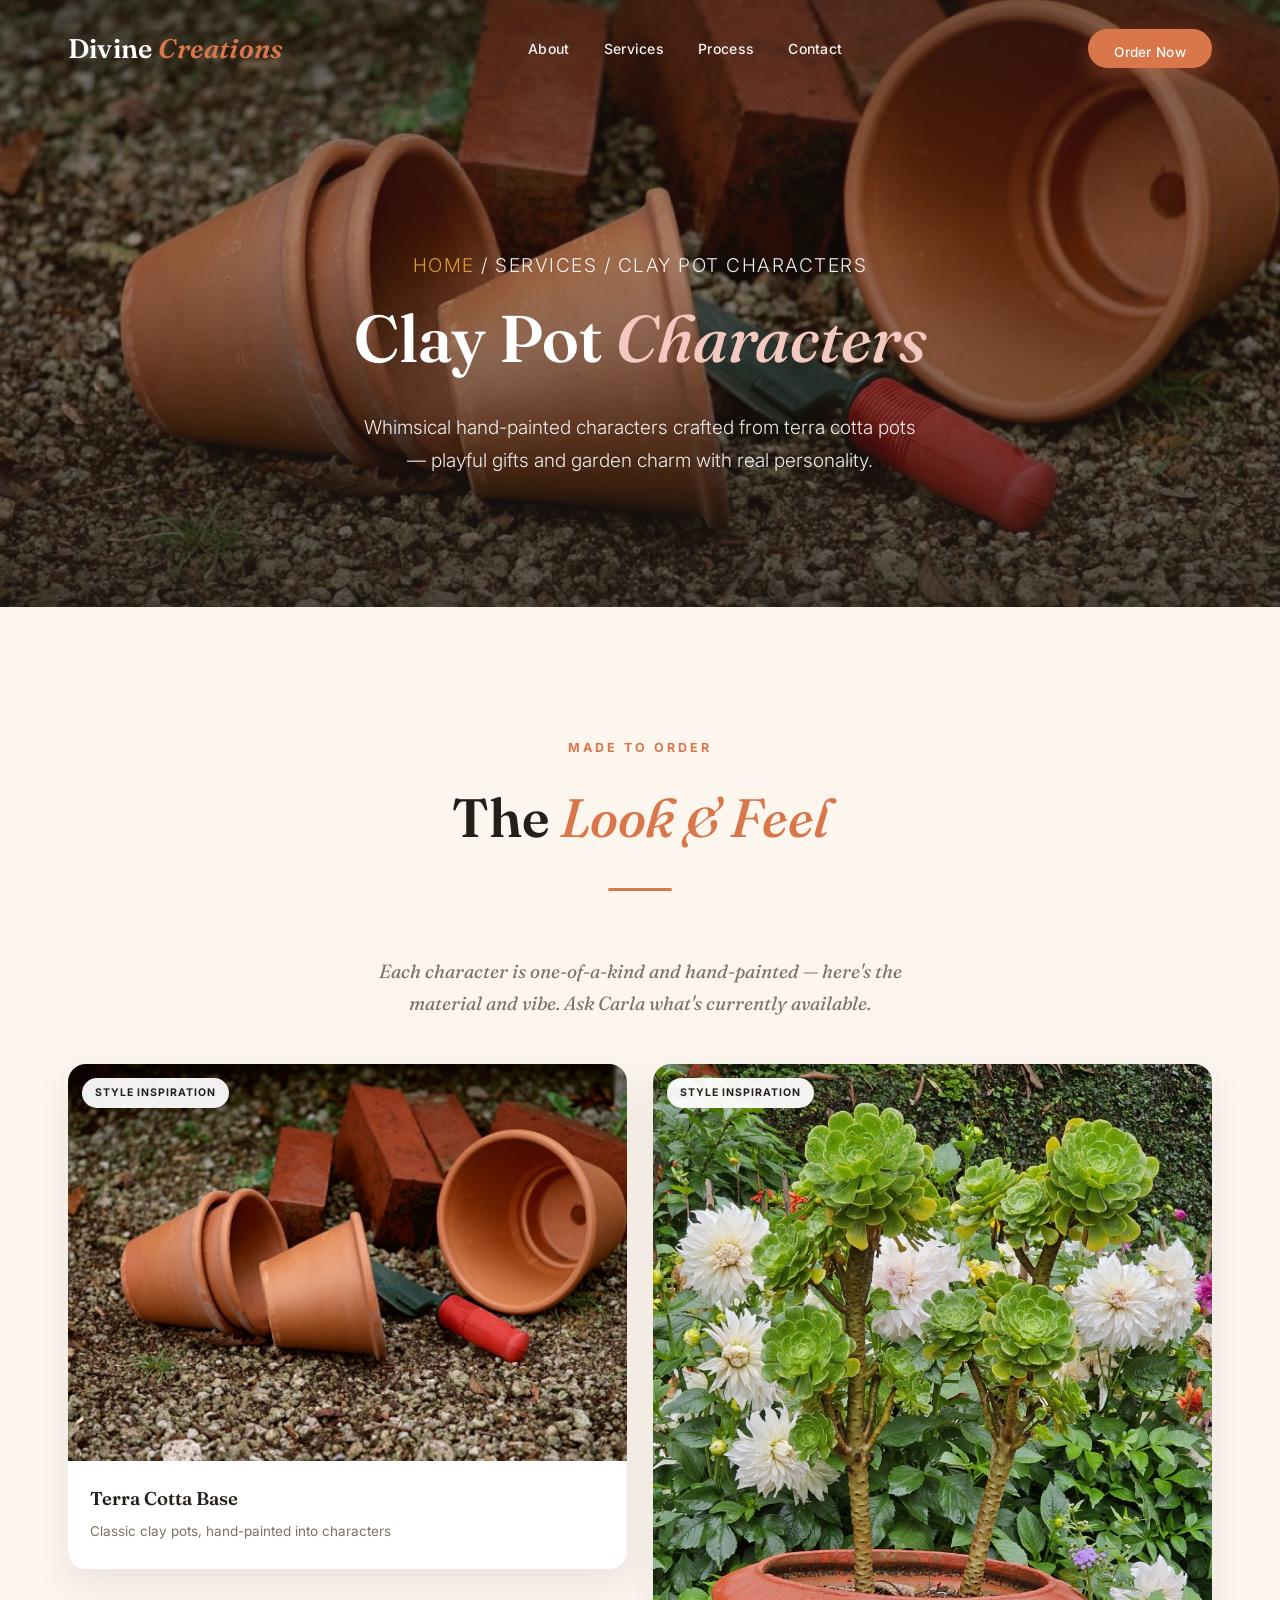
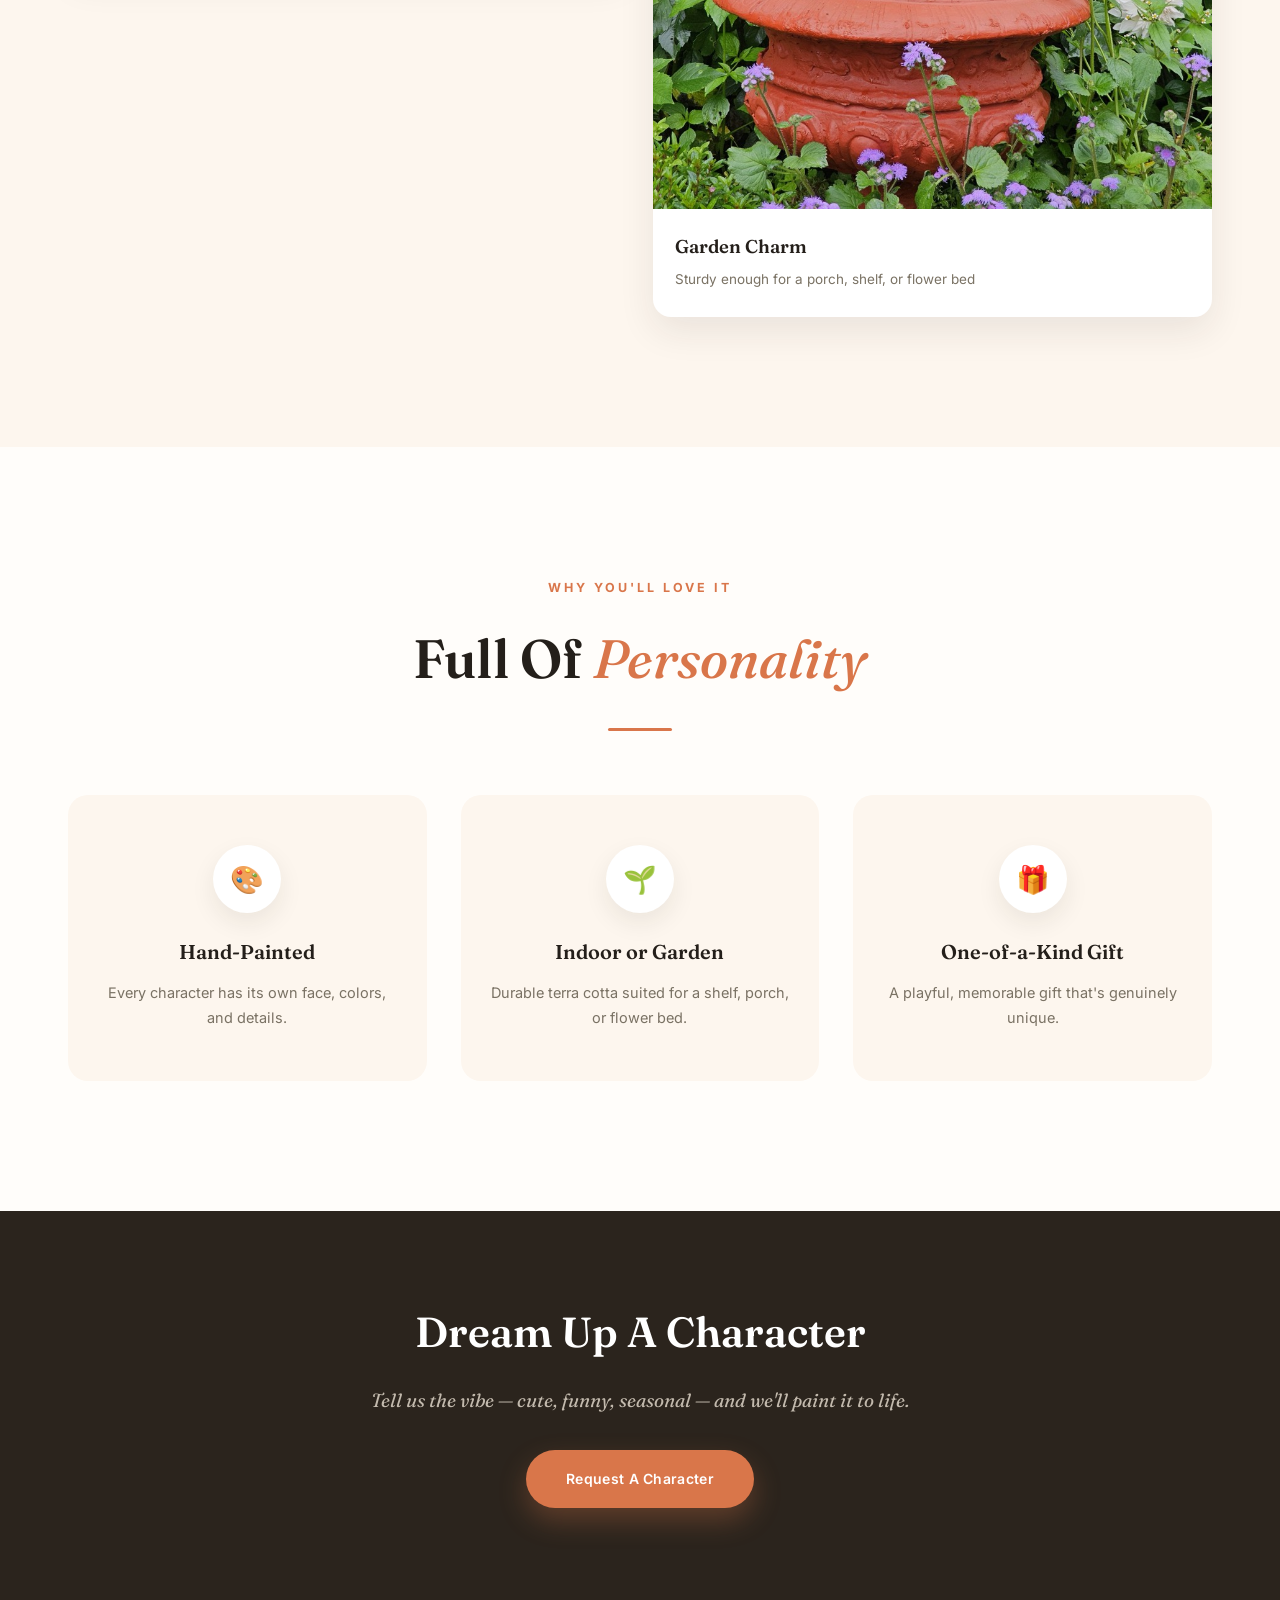
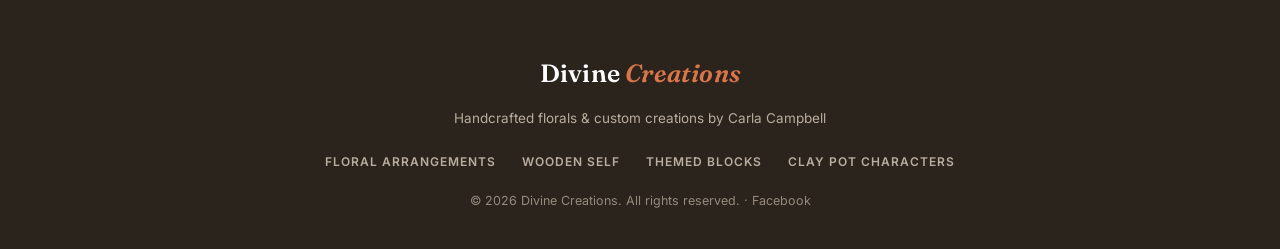
<file: services/clay-pot-characters.html>
<!DOCTYPE html>
<html lang="en">
<head>
<meta charset="UTF-8">
<meta name="viewport" content="width=device-width, initial-scale=1.0">
<title>Clay Pot Characters | Divine Creations</title>
<link rel="preconnect" href="https://fonts.googleapis.com">
<link rel="preconnect" href="https://fonts.gstatic.com" crossorigin>
<link href="https://fonts.googleapis.com/css2?family=Fraunces:ital,opsz,wght@0,9..144,400;0,9..144,500;0,9..144,600;0,9..144,700;1,9..144,500;1,9..144,600&family=Inter:wght@300;400;500;600;700&display=swap" rel="stylesheet">
<link rel="stylesheet" href="../styles.css">
</head>
<body>

<header id="site-header">
  <div class="container nav">
    <a href="../index.html" class="logo">Divine <span>Creations</span></a>
    <ul>
      <li><a class="nav-link" href="../index.html#about">About</a></li>
      <li class="has-dropdown">
        <a class="nav-link" href="../index.html#offerings">Services</a>
        <div class="dropdown">
          <a href="floral-arrangements.html"><span class="em">&#128144;</span> Floral Arrangements</a>
          <a href="wooden-self.html"><span class="em">&#129905;</span> Wooden Self</a>
          <a href="themed-blocks.html"><span class="em">&#127912;</span> Themed Blocks</a>
          <a href="clay-pot-characters.html"><span class="em">&#127994;</span> Clay Pot Characters</a>
        </div>
      </li>
      <li><a class="nav-link" href="../index.html#process">Process</a></li>
      <li><a class="nav-link" href="../index.html#contact">Contact</a></li>
    </ul>
    <a href="../index.html#contact" class="nav-link nav-cta">Order Now</a>
    <button class="hamburger" id="hamburger" aria-label="Menu" aria-expanded="false">
      <span></span><span></span><span></span>
    </button>
  </div>
</header>

<div class="mobile-menu" id="mobile-menu">
  <a href="../index.html#about">About</a>
  <div class="mm-group">
    <span class="mm-label">Services</span>
    <a href="floral-arrangements.html"><span class="em">&#128144;</span>Floral Arrangements</a>
    <a href="wooden-self.html"><span class="em">&#129905;</span>Wooden Self</a>
    <a href="themed-blocks.html"><span class="em">&#127912;</span>Themed Blocks</a>
    <a href="clay-pot-characters.html"><span class="em">&#127994;</span>Clay Pot Characters</a>
  </div>
  <a href="../index.html#process">Process</a>
  <a href="../index.html#contact">Contact</a>
  <a href="../index.html#contact" class="btn">Order Now</a>
</div>

<section class="subhero" style="background-image:url('../images/clay-pot-1.jpg')">
  <div class="subhero-inner">
    <p class="breadcrumb"><a href="../index.html">Home</a> / Services / Clay Pot Characters</p>
    <h1>Clay Pot <em>Characters</em></h1>
    <p>Whimsical hand-painted characters crafted from terra cotta pots &mdash; playful gifts and garden charm with real personality.</p>
  </div>
</section>

<section class="gallery">
  <div class="container">
    <div class="section-head reveal">
      <p class="eyebrow">Made To Order</p>
      <h2>The <em>Look &amp; Feel</em></h2>
      <div class="divider"></div>
    </div>
    <p class="note-box reveal">Each character is one-of-a-kind and hand-painted &mdash; here's the material and vibe. Ask Carla what's currently available.</p>
    <div class="masonry no-mb" style="columns: 2 260px;">
      <div class="card reveal stag-1">
        <div class="card-img"><img src="../images/clay-pot-1.jpg" alt="Terra cotta clay pots ready to be painted into characters"><span class="ins-tag">Style Inspiration</span></div>
        <div class="card-body"><h3>Terra Cotta Base</h3><p>Classic clay pots, hand-painted into characters</p></div>
      </div>
      <div class="card reveal stag-2">
        <div class="card-img"><img src="../images/clay-pot-2.jpg" alt="Terra cotta planter styled in a lush garden setting"><span class="ins-tag">Style Inspiration</span></div>
        <div class="card-body"><h3>Garden Charm</h3><p>Sturdy enough for a porch, shelf, or flower bed</p></div>
      </div>
    </div>
  </div>
</section>

<section class="services">
  <div class="container">
    <div class="section-head reveal">
      <p class="eyebrow">Why You'll Love It</p>
      <h2>Full Of <em>Personality</em></h2>
      <div class="divider"></div>
    </div>
    <div class="services-grid">
      <div class="service reveal stag-1"><div class="icon">&#127912;</div><h3>Hand-Painted</h3><p>Every character has its own face, colors, and details.</p></div>
      <div class="service reveal stag-2"><div class="icon">&#127793;</div><h3>Indoor or Garden</h3><p>Durable terra cotta suited for a shelf, porch, or flower bed.</p></div>
      <div class="service reveal stag-3"><div class="icon">&#127873;</div><h3>One-of-a-Kind Gift</h3><p>A playful, memorable gift that's genuinely unique.</p></div>
    </div>
  </div>
</section>

<section class="cta-strip">
  <div class="container">
    <h2>Dream Up A Character</h2>
    <p>Tell us the vibe &mdash; cute, funny, seasonal &mdash; and we'll paint it to life.</p>
    <a href="../index.html#contact" class="btn">Request A Character</a>
  </div>
</section>

<footer>
  <div class="container">
    <div class="logo">Divine <span>Creations</span></div>
    <p>Handcrafted florals &amp; custom creations by Carla Campbell</p>
    <div class="fnav">
      <a href="floral-arrangements.html">Floral Arrangements</a>
      <a href="wooden-self.html">Wooden Self</a>
      <a href="themed-blocks.html">Themed Blocks</a>
      <a href="clay-pot-characters.html">Clay Pot Characters</a>
    </div>
    <p class="fline">&copy; 2026 Divine Creations. All rights reserved. &middot; <a href="https://www.facebook.com/carla.gualdonicampbell/" target="_blank" rel="noopener">Facebook</a></p>
  </div>
</footer>

<script src="../script.js"></script>
</body>
</html>
</file>
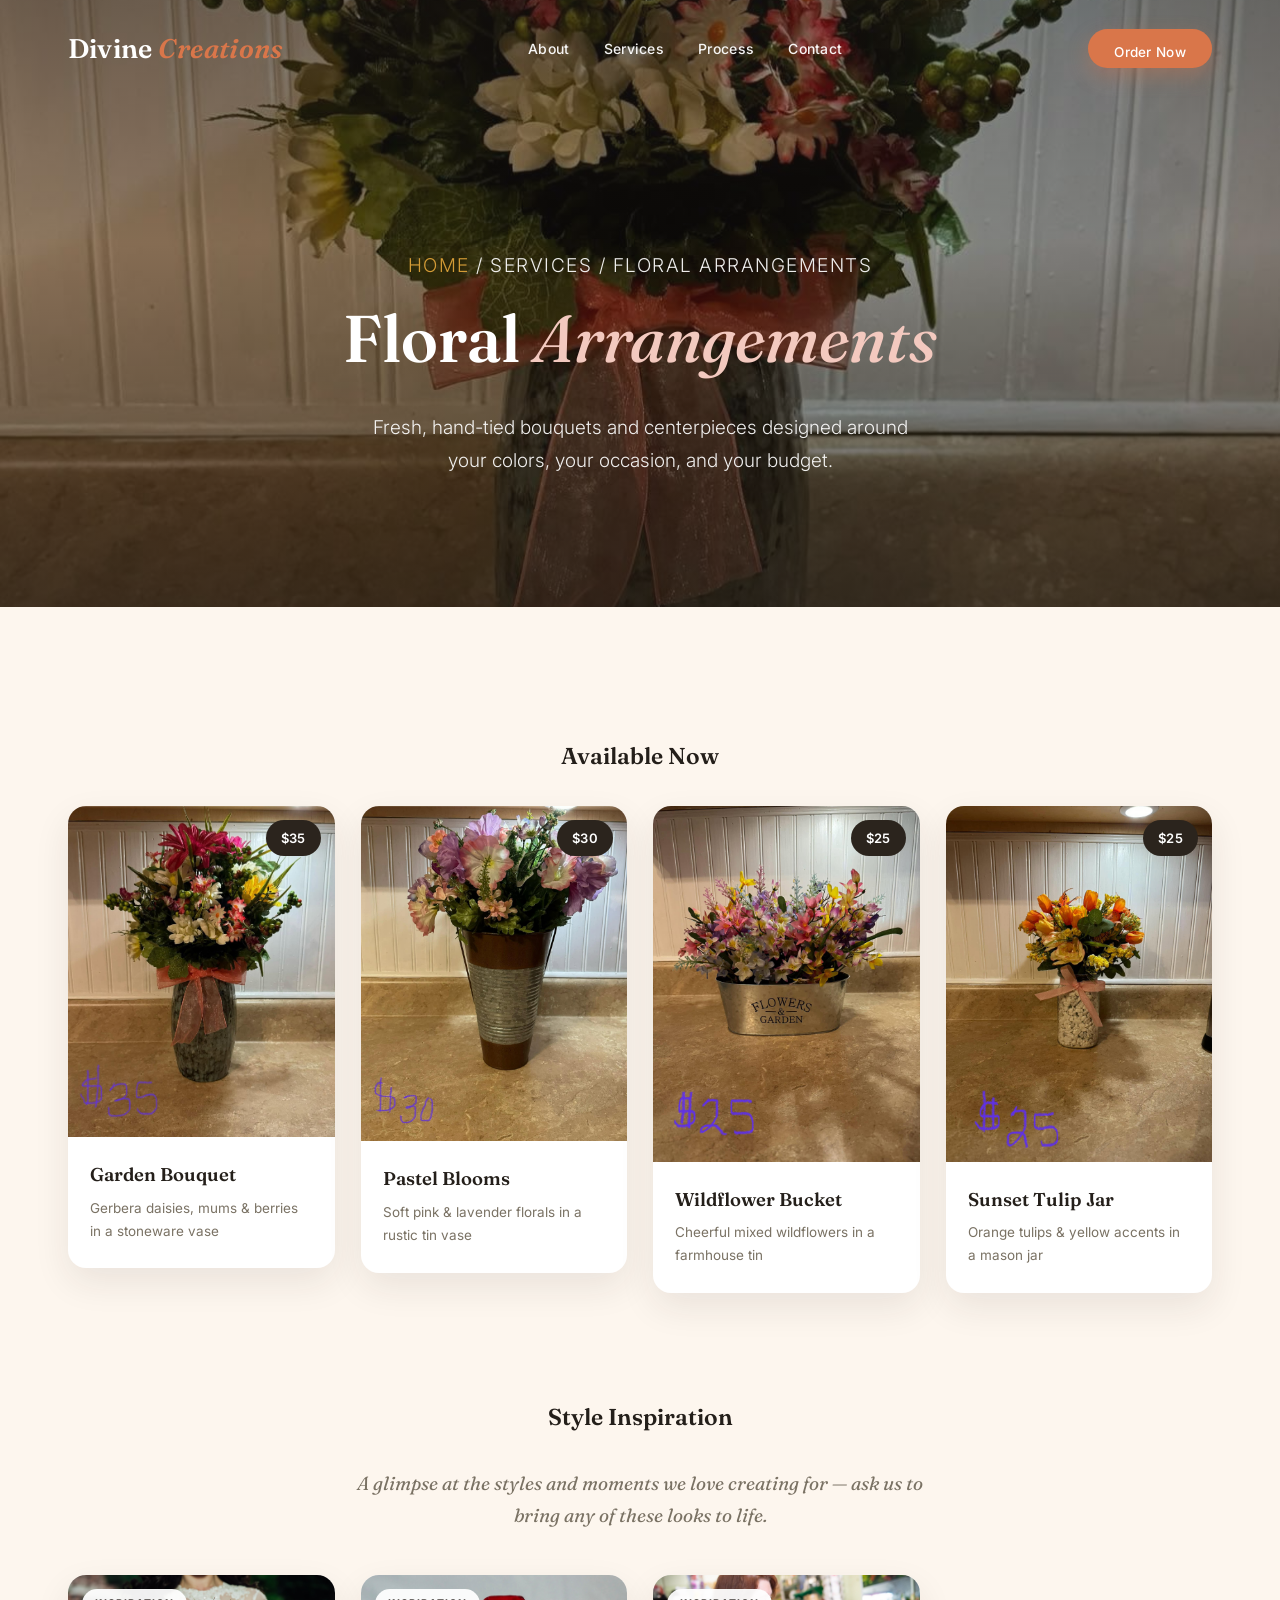
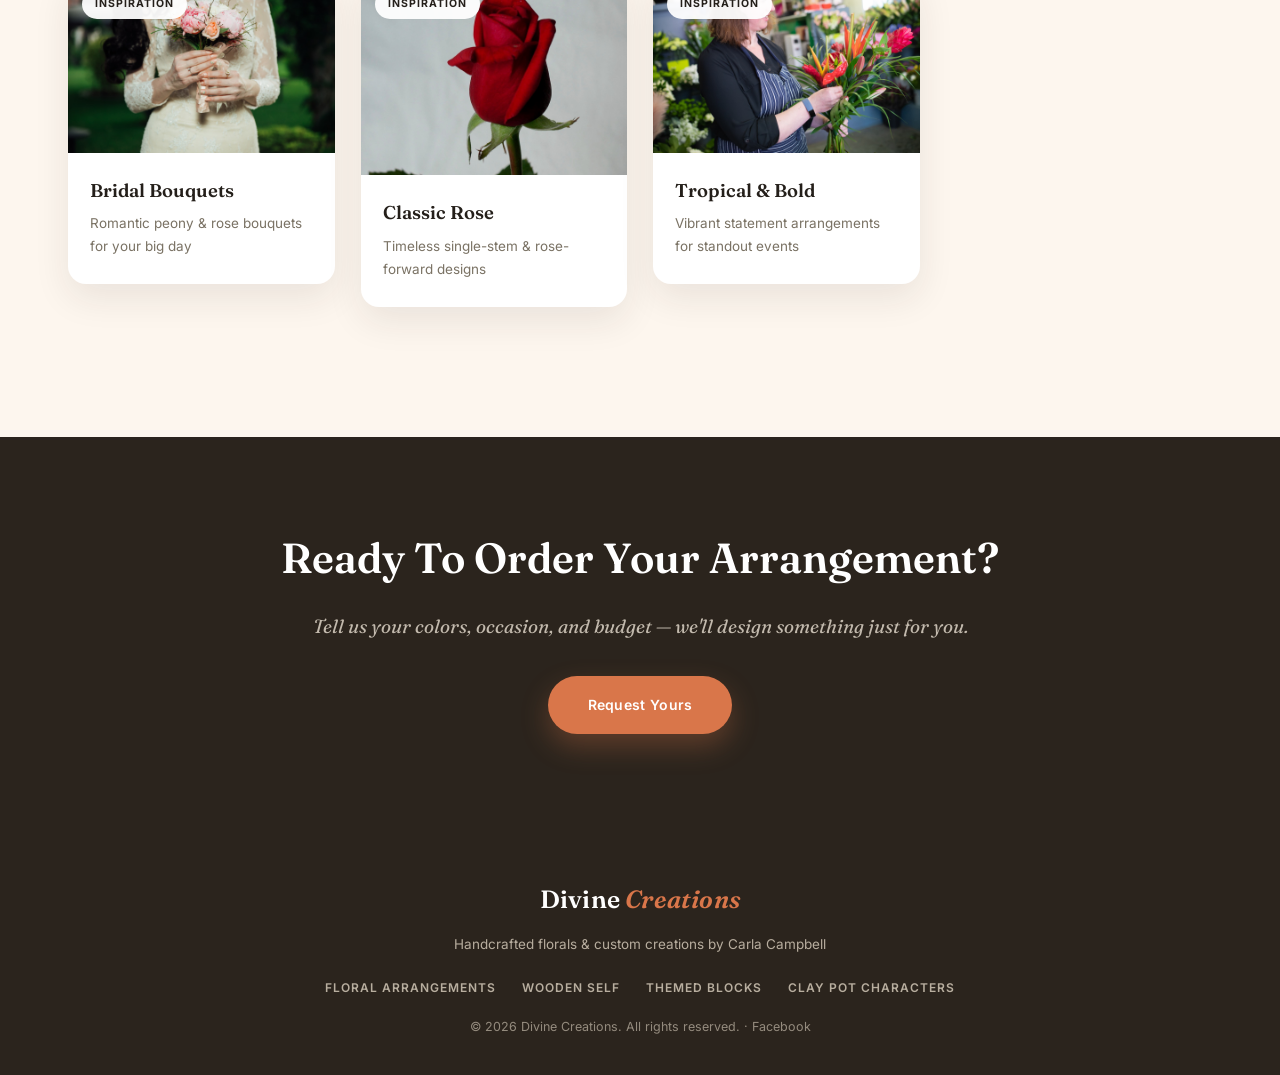
<file: services/floral-arrangements.html>
<!DOCTYPE html>
<html lang="en">
<head>
<meta charset="UTF-8">
<meta name="viewport" content="width=device-width, initial-scale=1.0">
<title>Floral Arrangements | Divine Creations</title>
<link rel="preconnect" href="https://fonts.googleapis.com">
<link rel="preconnect" href="https://fonts.gstatic.com" crossorigin>
<link href="https://fonts.googleapis.com/css2?family=Fraunces:ital,opsz,wght@0,9..144,400;0,9..144,500;0,9..144,600;0,9..144,700;1,9..144,500;1,9..144,600&family=Inter:wght@300;400;500;600;700&display=swap" rel="stylesheet">
<link rel="stylesheet" href="../styles.css">
</head>
<body>

<header id="site-header">
  <div class="container nav">
    <a href="../index.html" class="logo">Divine <span>Creations</span></a>
    <ul>
      <li><a class="nav-link" href="../index.html#about">About</a></li>
      <li class="has-dropdown">
        <a class="nav-link" href="../index.html#offerings">Services</a>
        <div class="dropdown">
          <a href="floral-arrangements.html"><span class="em">&#128144;</span> Floral Arrangements</a>
          <a href="wooden-self.html"><span class="em">&#129905;</span> Wooden Self</a>
          <a href="themed-blocks.html"><span class="em">&#127912;</span> Themed Blocks</a>
          <a href="clay-pot-characters.html"><span class="em">&#127994;</span> Clay Pot Characters</a>
        </div>
      </li>
      <li><a class="nav-link" href="../index.html#process">Process</a></li>
      <li><a class="nav-link" href="../index.html#contact">Contact</a></li>
    </ul>
    <a href="../index.html#contact" class="nav-link nav-cta">Order Now</a>
    <button class="hamburger" id="hamburger" aria-label="Menu" aria-expanded="false">
      <span></span><span></span><span></span>
    </button>
  </div>
</header>

<div class="mobile-menu" id="mobile-menu">
  <a href="../index.html#about">About</a>
  <div class="mm-group">
    <span class="mm-label">Services</span>
    <a href="floral-arrangements.html"><span class="em">&#128144;</span>Floral Arrangements</a>
    <a href="wooden-self.html"><span class="em">&#129905;</span>Wooden Self</a>
    <a href="themed-blocks.html"><span class="em">&#127912;</span>Themed Blocks</a>
    <a href="clay-pot-characters.html"><span class="em">&#127994;</span>Clay Pot Characters</a>
  </div>
  <a href="../index.html#process">Process</a>
  <a href="../index.html#contact">Contact</a>
  <a href="../index.html#contact" class="btn">Order Now</a>
</div>

<section class="subhero" style="background-image:url('../images/arrangement-vase-ribbon.jpg')">
  <div class="subhero-inner">
    <p class="breadcrumb"><a href="../index.html">Home</a> / Services / Floral Arrangements</p>
    <h1>Floral <em>Arrangements</em></h1>
    <p>Fresh, hand-tied bouquets and centerpieces designed around your colors, your occasion, and your budget.</p>
  </div>
</section>

<section class="gallery">
  <div class="container">
    <h3 class="subhead reveal">Available Now</h3>
    <div class="masonry">
      <div class="card reveal stag-1">
        <div class="card-img"><img src="../images/arrangement-vase-ribbon.jpg" alt="Mixed daisy and gerbera bouquet in stone vase with coral ribbon"><span class="price-tag">$35</span></div>
        <div class="card-body"><h3>Garden Bouquet</h3><p>Gerbera daisies, mums &amp; berries in a stoneware vase</p></div>
      </div>
      <div class="card reveal stag-2">
        <div class="card-img"><img src="../images/arrangement-tin-pastel.jpg" alt="Pastel pink and lavender floral arrangement in galvanized tin vase"><span class="price-tag">$30</span></div>
        <div class="card-body"><h3>Pastel Blooms</h3><p>Soft pink &amp; lavender florals in a rustic tin vase</p></div>
      </div>
      <div class="card reveal stag-3">
        <div class="card-img"><img src="../images/arrangement-wildflower-bucket.jpg" alt="Colorful wildflower arrangement in Flowers and Garden tin bucket"><span class="price-tag">$25</span></div>
        <div class="card-body"><h3>Wildflower Bucket</h3><p>Cheerful mixed wildflowers in a farmhouse tin</p></div>
      </div>
      <div class="card reveal stag-4">
        <div class="card-img"><img src="../images/arrangement-masonjar-tulips.jpg" alt="Orange tulip and floral arrangement in mason jar with pink ribbon"><span class="price-tag">$25</span></div>
        <div class="card-body"><h3>Sunset Tulip Jar</h3><p>Orange tulips &amp; yellow accents in a mason jar</p></div>
      </div>
    </div>

    <h3 class="subhead reveal">Style Inspiration</h3>
    <p class="note-box reveal">A glimpse at the styles and moments we love creating for &mdash; ask us to bring any of these looks to life.</p>
    <div class="masonry no-mb">
      <div class="card reveal stag-1">
        <div class="card-img"><img src="../images/stock-bridal-bouquet.jpg" alt="Bride holding a pink and white peony wedding bouquet"><span class="ins-tag">Inspiration</span></div>
        <div class="card-body"><h3>Bridal Bouquets</h3><p>Romantic peony &amp; rose bouquets for your big day</p></div>
      </div>
      <div class="card reveal stag-2">
        <div class="card-img"><img src="../images/stock-rose.jpg" alt="Single red rose close up"><span class="ins-tag">Inspiration</span></div>
        <div class="card-body"><h3>Classic Rose</h3><p>Timeless single-stem &amp; rose-forward designs</p></div>
      </div>
      <div class="card reveal stag-3">
        <div class="card-img"><img src="../images/stock-florist-at-work.jpg" alt="Florist hand-tying a tropical flower arrangement in shop"><span class="ins-tag">Inspiration</span></div>
        <div class="card-body"><h3>Tropical &amp; Bold</h3><p>Vibrant statement arrangements for standout events</p></div>
      </div>
    </div>
  </div>
</section>

<section class="cta-strip">
  <div class="container">
    <h2>Ready To Order Your Arrangement?</h2>
    <p>Tell us your colors, occasion, and budget &mdash; we'll design something just for you.</p>
    <a href="../index.html#contact" class="btn">Request Yours</a>
  </div>
</section>

<footer>
  <div class="container">
    <div class="logo">Divine <span>Creations</span></div>
    <p>Handcrafted florals &amp; custom creations by Carla Campbell</p>
    <div class="fnav">
      <a href="floral-arrangements.html">Floral Arrangements</a>
      <a href="wooden-self.html">Wooden Self</a>
      <a href="themed-blocks.html">Themed Blocks</a>
      <a href="clay-pot-characters.html">Clay Pot Characters</a>
    </div>
    <p class="fline">&copy; 2026 Divine Creations. All rights reserved. &middot; <a href="https://www.facebook.com/carla.gualdonicampbell/" target="_blank" rel="noopener">Facebook</a></p>
  </div>
</footer>

<script src="../script.js"></script>
</body>
</html>
</file>
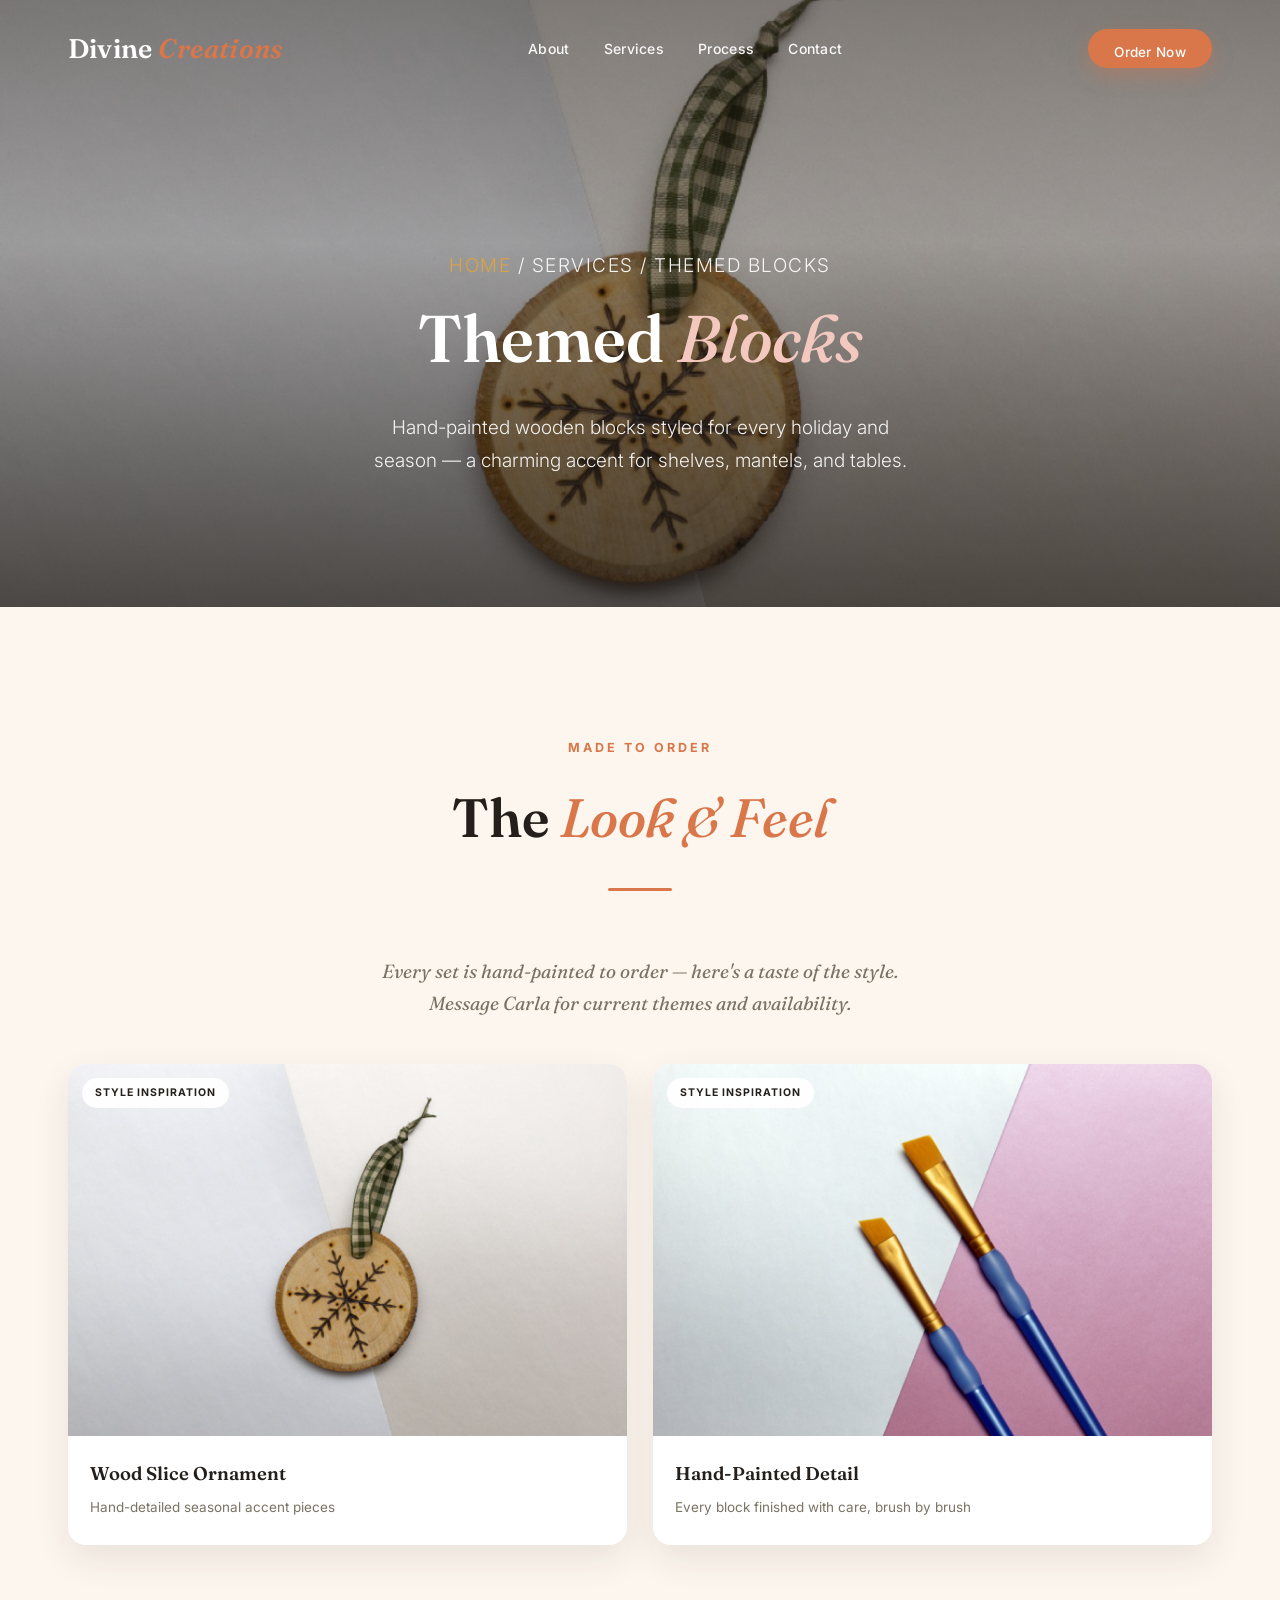
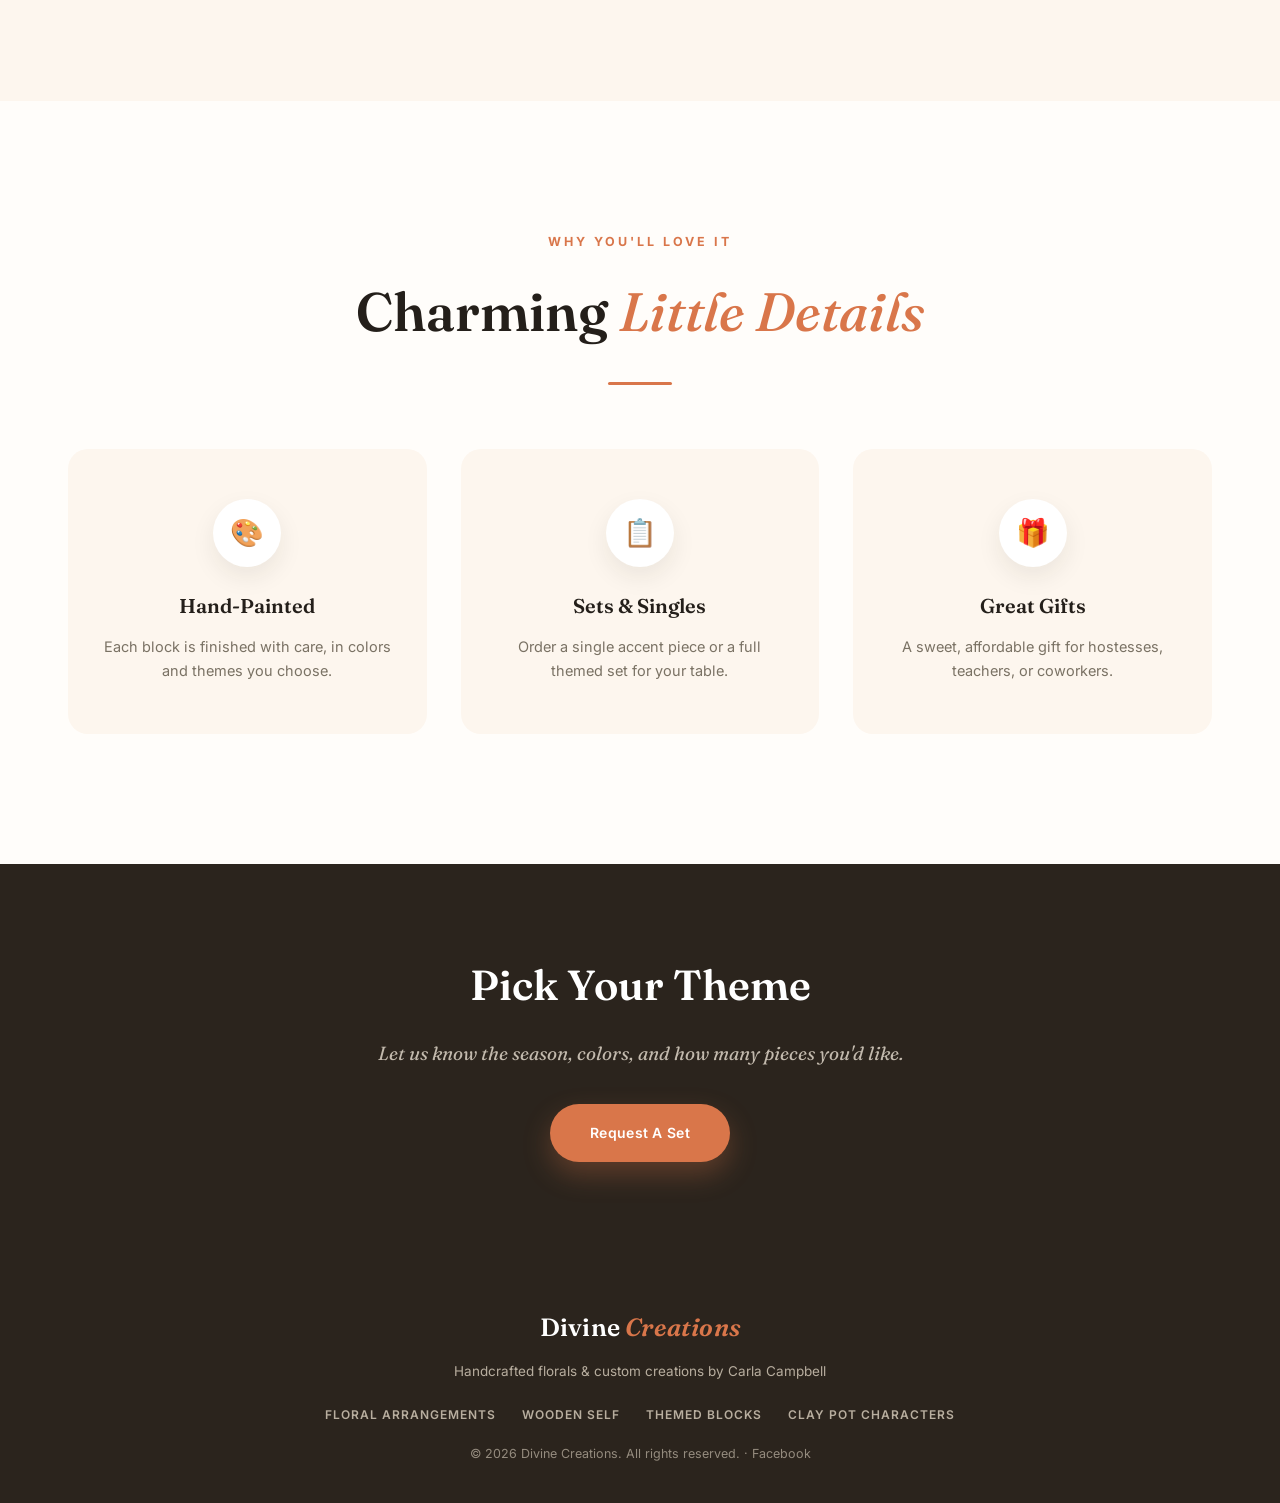
<file: services/themed-blocks.html>
<!DOCTYPE html>
<html lang="en">
<head>
<meta charset="UTF-8">
<meta name="viewport" content="width=device-width, initial-scale=1.0">
<title>Themed Blocks | Divine Creations</title>
<link rel="preconnect" href="https://fonts.googleapis.com">
<link rel="preconnect" href="https://fonts.gstatic.com" crossorigin>
<link href="https://fonts.googleapis.com/css2?family=Fraunces:ital,opsz,wght@0,9..144,400;0,9..144,500;0,9..144,600;0,9..144,700;1,9..144,500;1,9..144,600&family=Inter:wght@300;400;500;600;700&display=swap" rel="stylesheet">
<link rel="stylesheet" href="../styles.css">
</head>
<body>

<header id="site-header">
  <div class="container nav">
    <a href="../index.html" class="logo">Divine <span>Creations</span></a>
    <ul>
      <li><a class="nav-link" href="../index.html#about">About</a></li>
      <li class="has-dropdown">
        <a class="nav-link" href="../index.html#offerings">Services</a>
        <div class="dropdown">
          <a href="floral-arrangements.html"><span class="em">&#128144;</span> Floral Arrangements</a>
          <a href="wooden-self.html"><span class="em">&#129905;</span> Wooden Self</a>
          <a href="themed-blocks.html"><span class="em">&#127912;</span> Themed Blocks</a>
          <a href="clay-pot-characters.html"><span class="em">&#127994;</span> Clay Pot Characters</a>
        </div>
      </li>
      <li><a class="nav-link" href="../index.html#process">Process</a></li>
      <li><a class="nav-link" href="../index.html#contact">Contact</a></li>
    </ul>
    <a href="../index.html#contact" class="nav-link nav-cta">Order Now</a>
    <button class="hamburger" id="hamburger" aria-label="Menu" aria-expanded="false">
      <span></span><span></span><span></span>
    </button>
  </div>
</header>

<div class="mobile-menu" id="mobile-menu">
  <a href="../index.html#about">About</a>
  <div class="mm-group">
    <span class="mm-label">Services</span>
    <a href="floral-arrangements.html"><span class="em">&#128144;</span>Floral Arrangements</a>
    <a href="wooden-self.html"><span class="em">&#129905;</span>Wooden Self</a>
    <a href="themed-blocks.html"><span class="em">&#127912;</span>Themed Blocks</a>
    <a href="clay-pot-characters.html"><span class="em">&#127994;</span>Clay Pot Characters</a>
  </div>
  <a href="../index.html#process">Process</a>
  <a href="../index.html#contact">Contact</a>
  <a href="../index.html#contact" class="btn">Order Now</a>
</div>

<section class="subhero" style="background-image:url('../images/themed-blocks-1.jpg')">
  <div class="subhero-inner">
    <p class="breadcrumb"><a href="../index.html">Home</a> / Services / Themed Blocks</p>
    <h1>Themed <em>Blocks</em></h1>
    <p>Hand-painted wooden blocks styled for every holiday and season &mdash; a charming accent for shelves, mantels, and tables.</p>
  </div>
</section>

<section class="gallery">
  <div class="container">
    <div class="section-head reveal">
      <p class="eyebrow">Made To Order</p>
      <h2>The <em>Look &amp; Feel</em></h2>
      <div class="divider"></div>
    </div>
    <p class="note-box reveal">Every set is hand-painted to order &mdash; here's a taste of the style. Message Carla for current themes and availability.</p>
    <div class="masonry no-mb" style="columns: 2 260px;">
      <div class="card reveal stag-1">
        <div class="card-img"><img src="../images/themed-blocks-1.jpg" alt="Hand-burned wooden ornament with snowflake design and ribbon"><span class="ins-tag">Style Inspiration</span></div>
        <div class="card-body"><h3>Wood Slice Ornament</h3><p>Hand-detailed seasonal accent pieces</p></div>
      </div>
      <div class="card reveal stag-2">
        <div class="card-img"><img src="../images/themed-blocks-2.jpg" alt="Paint brushes ready for hand-painting wood blocks"><span class="ins-tag">Style Inspiration</span></div>
        <div class="card-body"><h3>Hand-Painted Detail</h3><p>Every block finished with care, brush by brush</p></div>
      </div>
    </div>
  </div>
</section>

<section class="services">
  <div class="container">
    <div class="section-head reveal">
      <p class="eyebrow">Why You'll Love It</p>
      <h2>Charming <em>Little Details</em></h2>
      <div class="divider"></div>
    </div>
    <div class="services-grid">
      <div class="service reveal stag-1"><div class="icon">&#127912;</div><h3>Hand-Painted</h3><p>Each block is finished with care, in colors and themes you choose.</p></div>
      <div class="service reveal stag-2"><div class="icon">&#128203;</div><h3>Sets &amp; Singles</h3><p>Order a single accent piece or a full themed set for your table.</p></div>
      <div class="service reveal stag-3"><div class="icon">&#127873;</div><h3>Great Gifts</h3><p>A sweet, affordable gift for hostesses, teachers, or coworkers.</p></div>
    </div>
  </div>
</section>

<section class="cta-strip">
  <div class="container">
    <h2>Pick Your Theme</h2>
    <p>Let us know the season, colors, and how many pieces you'd like.</p>
    <a href="../index.html#contact" class="btn">Request A Set</a>
  </div>
</section>

<footer>
  <div class="container">
    <div class="logo">Divine <span>Creations</span></div>
    <p>Handcrafted florals &amp; custom creations by Carla Campbell</p>
    <div class="fnav">
      <a href="floral-arrangements.html">Floral Arrangements</a>
      <a href="wooden-self.html">Wooden Self</a>
      <a href="themed-blocks.html">Themed Blocks</a>
      <a href="clay-pot-characters.html">Clay Pot Characters</a>
    </div>
    <p class="fline">&copy; 2026 Divine Creations. All rights reserved. &middot; <a href="https://www.facebook.com/carla.gualdonicampbell/" target="_blank" rel="noopener">Facebook</a></p>
  </div>
</footer>

<script src="../script.js"></script>
</body>
</html>
</file>
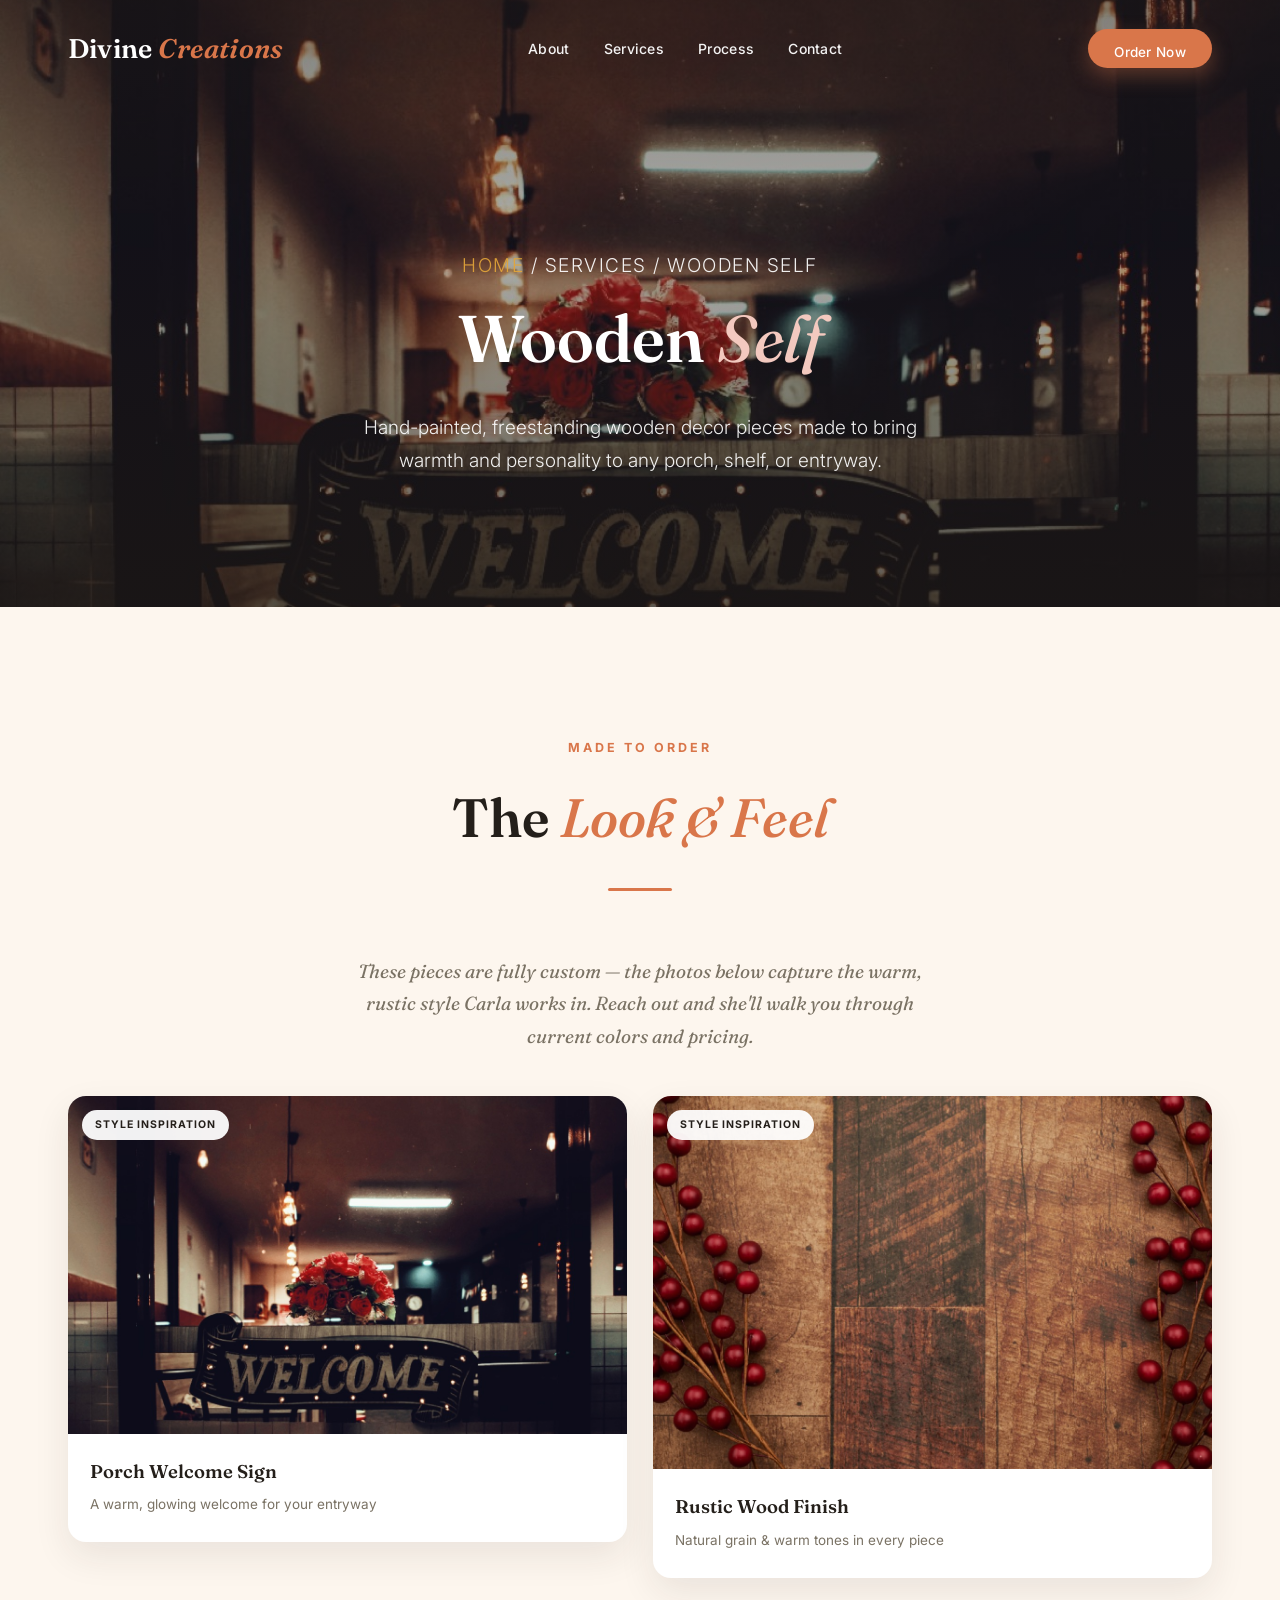
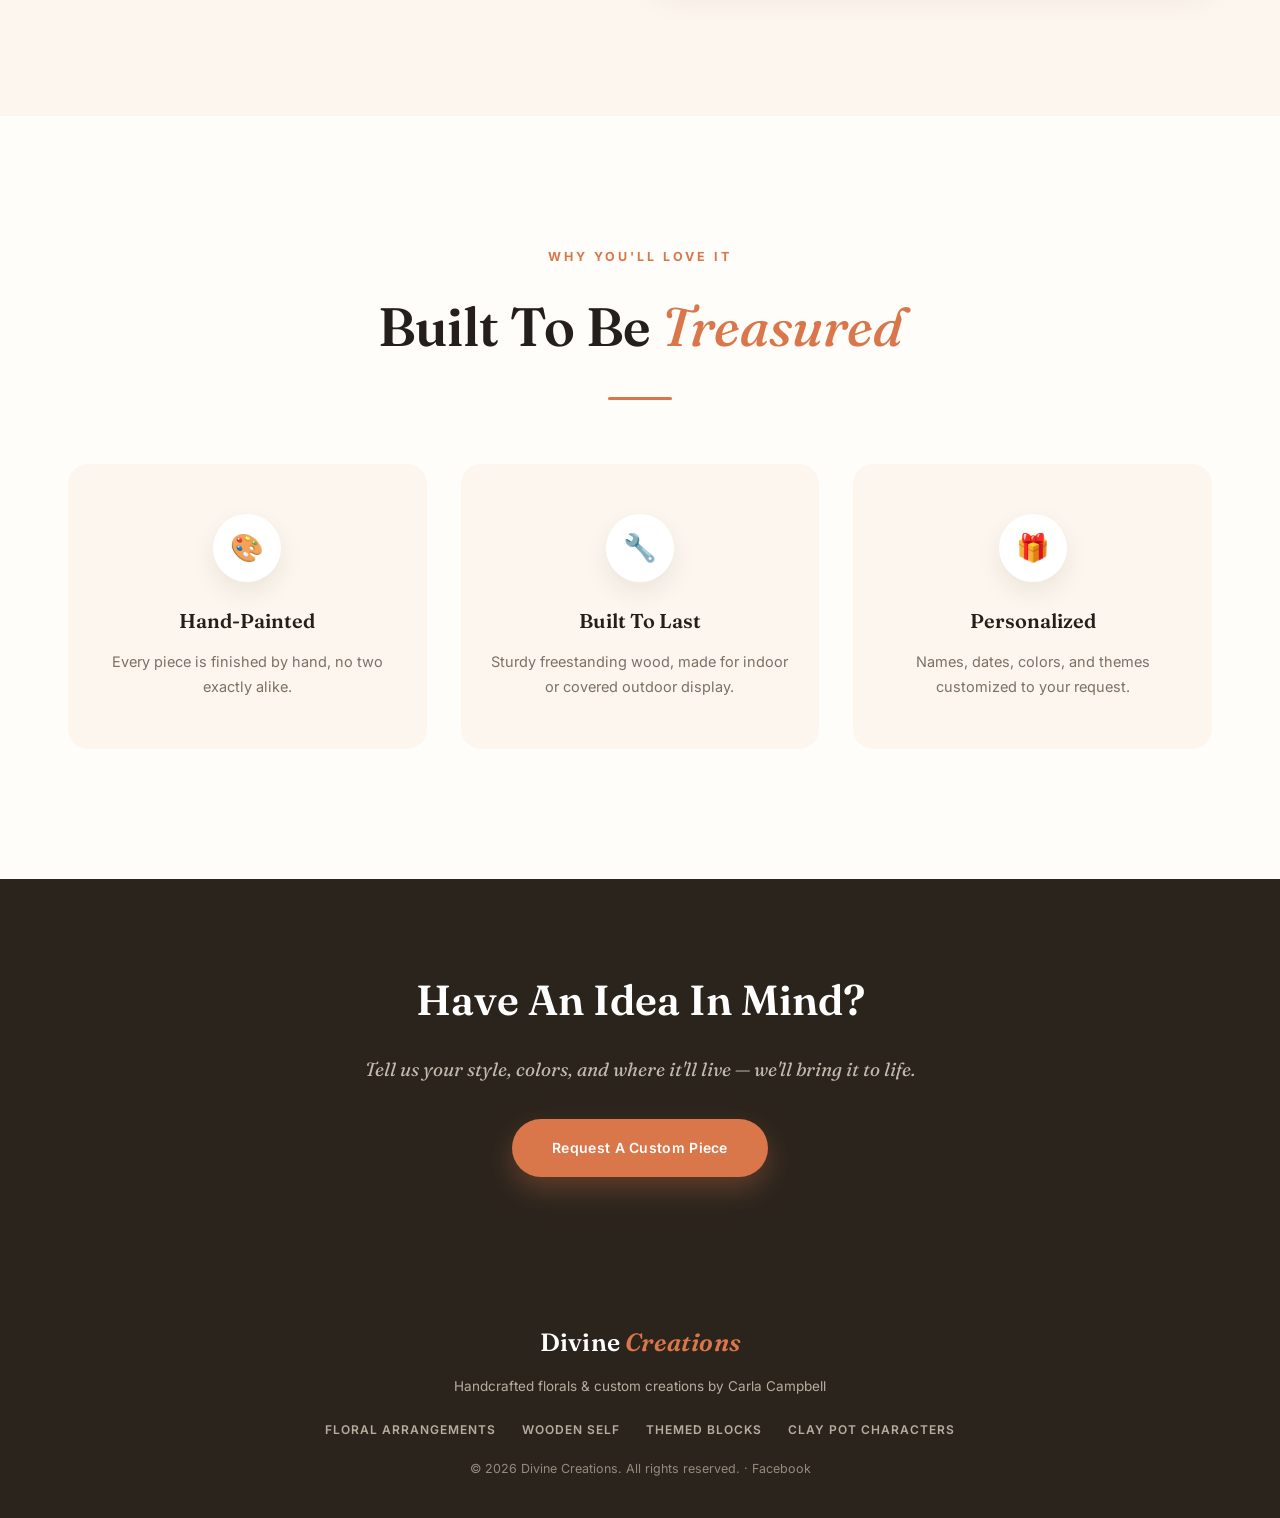
<file: services/wooden-self.html>
<!DOCTYPE html>
<html lang="en">
<head>
<meta charset="UTF-8">
<meta name="viewport" content="width=device-width, initial-scale=1.0">
<title>Wooden Self | Divine Creations</title>
<link rel="preconnect" href="https://fonts.googleapis.com">
<link rel="preconnect" href="https://fonts.gstatic.com" crossorigin>
<link href="https://fonts.googleapis.com/css2?family=Fraunces:ital,opsz,wght@0,9..144,400;0,9..144,500;0,9..144,600;0,9..144,700;1,9..144,500;1,9..144,600&family=Inter:wght@300;400;500;600;700&display=swap" rel="stylesheet">
<link rel="stylesheet" href="../styles.css">
</head>
<body>

<header id="site-header">
  <div class="container nav">
    <a href="../index.html" class="logo">Divine <span>Creations</span></a>
    <ul>
      <li><a class="nav-link" href="../index.html#about">About</a></li>
      <li class="has-dropdown">
        <a class="nav-link" href="../index.html#offerings">Services</a>
        <div class="dropdown">
          <a href="floral-arrangements.html"><span class="em">&#128144;</span> Floral Arrangements</a>
          <a href="wooden-self.html"><span class="em">&#129905;</span> Wooden Self</a>
          <a href="themed-blocks.html"><span class="em">&#127912;</span> Themed Blocks</a>
          <a href="clay-pot-characters.html"><span class="em">&#127994;</span> Clay Pot Characters</a>
        </div>
      </li>
      <li><a class="nav-link" href="../index.html#process">Process</a></li>
      <li><a class="nav-link" href="../index.html#contact">Contact</a></li>
    </ul>
    <a href="../index.html#contact" class="nav-link nav-cta">Order Now</a>
    <button class="hamburger" id="hamburger" aria-label="Menu" aria-expanded="false">
      <span></span><span></span><span></span>
    </button>
  </div>
</header>

<div class="mobile-menu" id="mobile-menu">
  <a href="../index.html#about">About</a>
  <div class="mm-group">
    <span class="mm-label">Services</span>
    <a href="floral-arrangements.html"><span class="em">&#128144;</span>Floral Arrangements</a>
    <a href="wooden-self.html"><span class="em">&#129905;</span>Wooden Self</a>
    <a href="themed-blocks.html"><span class="em">&#127912;</span>Themed Blocks</a>
    <a href="clay-pot-characters.html"><span class="em">&#127994;</span>Clay Pot Characters</a>
  </div>
  <a href="../index.html#process">Process</a>
  <a href="../index.html#contact">Contact</a>
  <a href="../index.html#contact" class="btn">Order Now</a>
</div>

<section class="subhero" style="background-image:url('../images/wooden-self-1.jpg')">
  <div class="subhero-inner">
    <p class="breadcrumb"><a href="../index.html">Home</a> / Services / Wooden Self</p>
    <h1>Wooden <em>Self</em></h1>
    <p>Hand-painted, freestanding wooden decor pieces made to bring warmth and personality to any porch, shelf, or entryway.</p>
  </div>
</section>

<section class="gallery">
  <div class="container">
    <div class="section-head reveal">
      <p class="eyebrow">Made To Order</p>
      <h2>The <em>Look &amp; Feel</em></h2>
      <div class="divider"></div>
    </div>
    <p class="note-box reveal">These pieces are fully custom &mdash; the photos below capture the warm, rustic style Carla works in. Reach out and she'll walk you through current colors and pricing.</p>
    <div class="masonry no-mb" style="columns: 2 260px;">
      <div class="card reveal stag-1">
        <div class="card-img"><img src="../images/wooden-self-1.jpg" alt="Wooden welcome sign with warm lighting and florals"><span class="ins-tag">Style Inspiration</span></div>
        <div class="card-body"><h3>Porch Welcome Sign</h3><p>A warm, glowing welcome for your entryway</p></div>
      </div>
      <div class="card reveal stag-2">
        <div class="card-img"><img src="../images/wooden-self-2.jpg" alt="Rustic wood grain texture with holiday berries"><span class="ins-tag">Style Inspiration</span></div>
        <div class="card-body"><h3>Rustic Wood Finish</h3><p>Natural grain &amp; warm tones in every piece</p></div>
      </div>
    </div>
  </div>
</section>

<section class="services">
  <div class="container">
    <div class="section-head reveal">
      <p class="eyebrow">Why You'll Love It</p>
      <h2>Built To Be <em>Treasured</em></h2>
      <div class="divider"></div>
    </div>
    <div class="services-grid">
      <div class="service reveal stag-1"><div class="icon">&#127912;</div><h3>Hand-Painted</h3><p>Every piece is finished by hand, no two exactly alike.</p></div>
      <div class="service reveal stag-2"><div class="icon">&#128295;</div><h3>Built To Last</h3><p>Sturdy freestanding wood, made for indoor or covered outdoor display.</p></div>
      <div class="service reveal stag-3"><div class="icon">&#127873;</div><h3>Personalized</h3><p>Names, dates, colors, and themes customized to your request.</p></div>
    </div>
  </div>
</section>

<section class="cta-strip">
  <div class="container">
    <h2>Have An Idea In Mind?</h2>
    <p>Tell us your style, colors, and where it'll live &mdash; we'll bring it to life.</p>
    <a href="../index.html#contact" class="btn">Request A Custom Piece</a>
  </div>
</section>

<footer>
  <div class="container">
    <div class="logo">Divine <span>Creations</span></div>
    <p>Handcrafted florals &amp; custom creations by Carla Campbell</p>
    <div class="fnav">
      <a href="floral-arrangements.html">Floral Arrangements</a>
      <a href="wooden-self.html">Wooden Self</a>
      <a href="themed-blocks.html">Themed Blocks</a>
      <a href="clay-pot-characters.html">Clay Pot Characters</a>
    </div>
    <p class="fline">&copy; 2026 Divine Creations. All rights reserved. &middot; <a href="https://www.facebook.com/carla.gualdonicampbell/" target="_blank" rel="noopener">Facebook</a></p>
  </div>
</footer>

<script src="../script.js"></script>
</body>
</html>
</file>
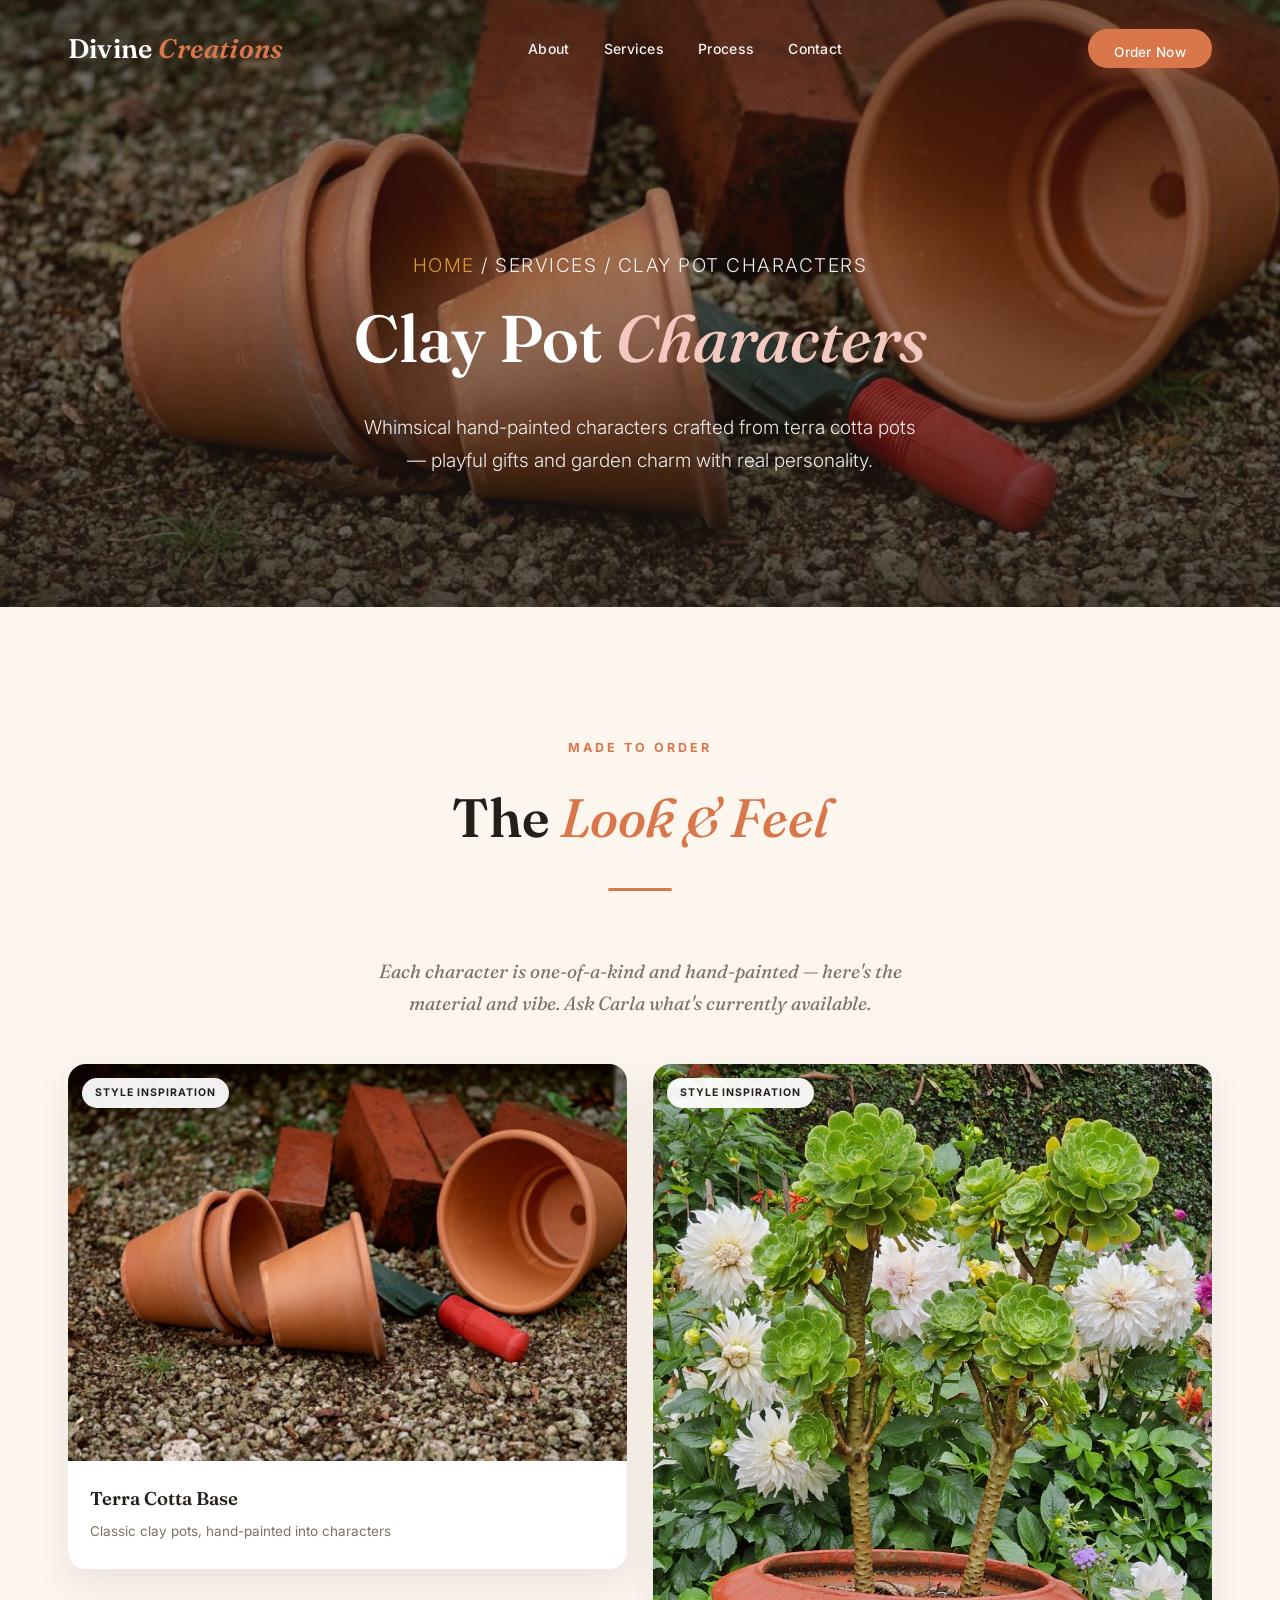
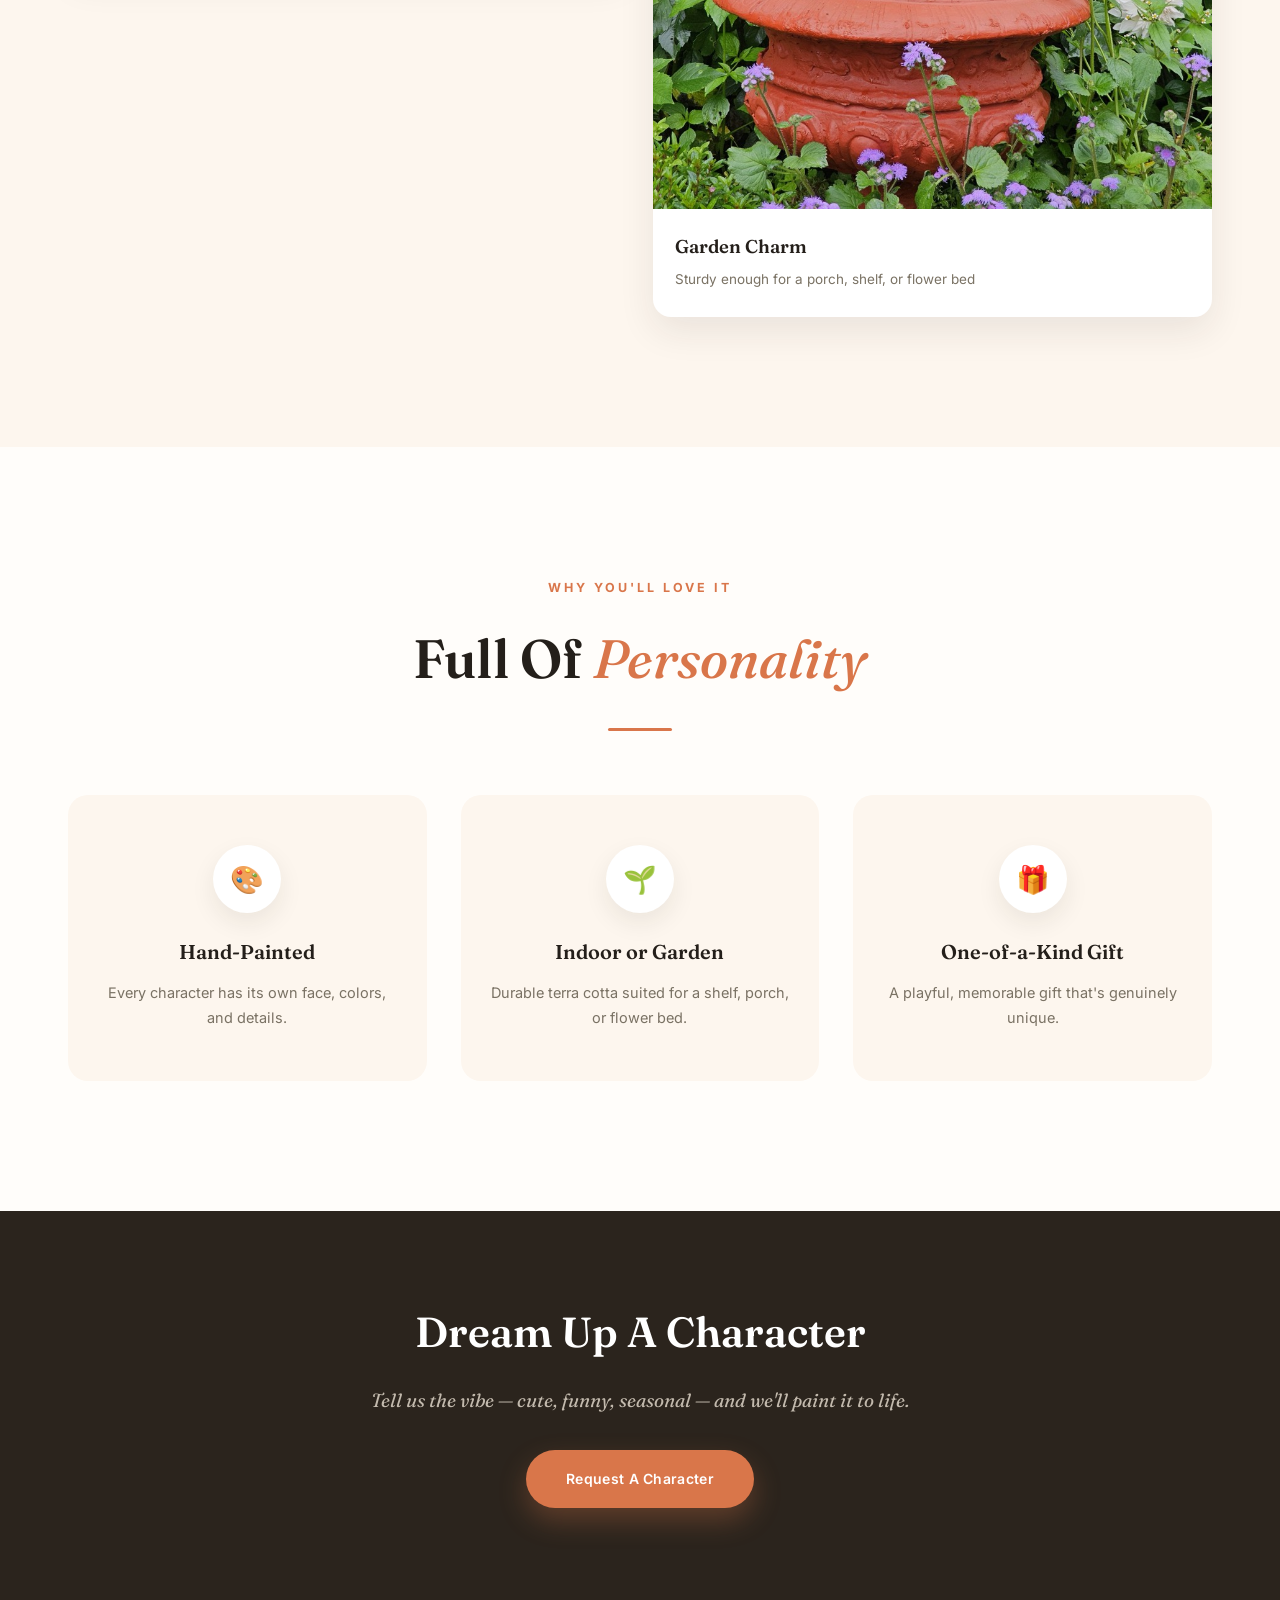
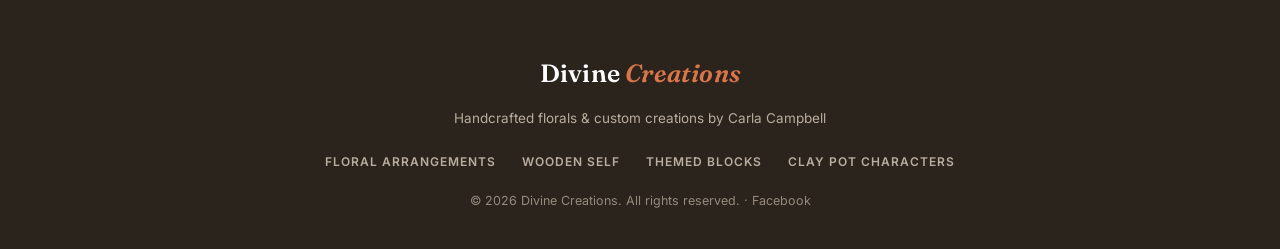
<file: divine-creations-site/services/clay-pot-characters.html>
<!DOCTYPE html>
<html lang="en">
<head>
<meta charset="UTF-8">
<meta name="viewport" content="width=device-width, initial-scale=1.0">
<title>Clay Pot Characters | Divine Creations</title>
<link rel="preconnect" href="https://fonts.googleapis.com">
<link rel="preconnect" href="https://fonts.gstatic.com" crossorigin>
<link href="https://fonts.googleapis.com/css2?family=Fraunces:ital,opsz,wght@0,9..144,400;0,9..144,500;0,9..144,600;0,9..144,700;1,9..144,500;1,9..144,600&family=Inter:wght@300;400;500;600;700&display=swap" rel="stylesheet">
<link rel="stylesheet" href="../styles.css">
</head>
<body>

<header id="site-header">
  <div class="container nav">
    <a href="../index.html" class="logo">Divine <span>Creations</span></a>
    <ul>
      <li><a class="nav-link" href="../index.html#about">About</a></li>
      <li class="has-dropdown">
        <a class="nav-link" href="../index.html#offerings">Services</a>
        <div class="dropdown">
          <a href="floral-arrangements.html"><span class="em">&#128144;</span> Floral Arrangements</a>
          <a href="wooden-self.html"><span class="em">&#129905;</span> Wooden Self</a>
          <a href="themed-blocks.html"><span class="em">&#127912;</span> Themed Blocks</a>
          <a href="clay-pot-characters.html"><span class="em">&#127994;</span> Clay Pot Characters</a>
        </div>
      </li>
      <li><a class="nav-link" href="../index.html#process">Process</a></li>
      <li><a class="nav-link" href="../index.html#contact">Contact</a></li>
    </ul>
    <a href="../index.html#contact" class="nav-link nav-cta">Order Now</a>
  </div>
</header>

<section class="subhero" style="background-image:url('../images/clay-pot-1.jpg')">
  <div class="subhero-inner">
    <p class="breadcrumb"><a href="../index.html">Home</a> / Services / Clay Pot Characters</p>
    <h1>Clay Pot <em>Characters</em></h1>
    <p>Whimsical hand-painted characters crafted from terra cotta pots &mdash; playful gifts and garden charm with real personality.</p>
  </div>
</section>

<section class="gallery">
  <div class="container">
    <div class="section-head reveal">
      <p class="eyebrow">Made To Order</p>
      <h2>The <em>Look &amp; Feel</em></h2>
      <div class="divider"></div>
    </div>
    <p class="note-box reveal">Each character is one-of-a-kind and hand-painted &mdash; here's the material and vibe. Ask Carla what's currently available.</p>
    <div class="masonry no-mb" style="columns: 2 260px;">
      <div class="card reveal stag-1">
        <div class="card-img"><img src="../images/clay-pot-1.jpg" alt="Terra cotta clay pots ready to be painted into characters"><span class="ins-tag">Style Inspiration</span></div>
        <div class="card-body"><h3>Terra Cotta Base</h3><p>Classic clay pots, hand-painted into characters</p></div>
      </div>
      <div class="card reveal stag-2">
        <div class="card-img"><img src="../images/clay-pot-2.jpg" alt="Terra cotta planter styled in a lush garden setting"><span class="ins-tag">Style Inspiration</span></div>
        <div class="card-body"><h3>Garden Charm</h3><p>Sturdy enough for a porch, shelf, or flower bed</p></div>
      </div>
    </div>
  </div>
</section>

<section class="services">
  <div class="container">
    <div class="section-head reveal">
      <p class="eyebrow">Why You'll Love It</p>
      <h2>Full Of <em>Personality</em></h2>
      <div class="divider"></div>
    </div>
    <div class="services-grid">
      <div class="service reveal stag-1"><div class="icon">&#127912;</div><h3>Hand-Painted</h3><p>Every character has its own face, colors, and details.</p></div>
      <div class="service reveal stag-2"><div class="icon">&#127793;</div><h3>Indoor or Garden</h3><p>Durable terra cotta suited for a shelf, porch, or flower bed.</p></div>
      <div class="service reveal stag-3"><div class="icon">&#127873;</div><h3>One-of-a-Kind Gift</h3><p>A playful, memorable gift that's genuinely unique.</p></div>
    </div>
  </div>
</section>

<section class="cta-strip">
  <div class="container">
    <h2>Dream Up A Character</h2>
    <p>Tell us the vibe &mdash; cute, funny, seasonal &mdash; and we'll paint it to life.</p>
    <a href="../index.html#contact" class="btn">Request A Character</a>
  </div>
</section>

<footer>
  <div class="container">
    <div class="logo">Divine <span>Creations</span></div>
    <p>Handcrafted florals &amp; custom creations by Carla Campbell</p>
    <div class="fnav">
      <a href="floral-arrangements.html">Floral Arrangements</a>
      <a href="wooden-self.html">Wooden Self</a>
      <a href="themed-blocks.html">Themed Blocks</a>
      <a href="clay-pot-characters.html">Clay Pot Characters</a>
    </div>
    <p class="fline">&copy; 2026 Divine Creations. All rights reserved. &middot; <a href="https://www.facebook.com/carla.gualdonicampbell/" target="_blank" rel="noopener">Facebook</a></p>
  </div>
</footer>

<script src="../script.js"></script>
</body>
</html>
</file>
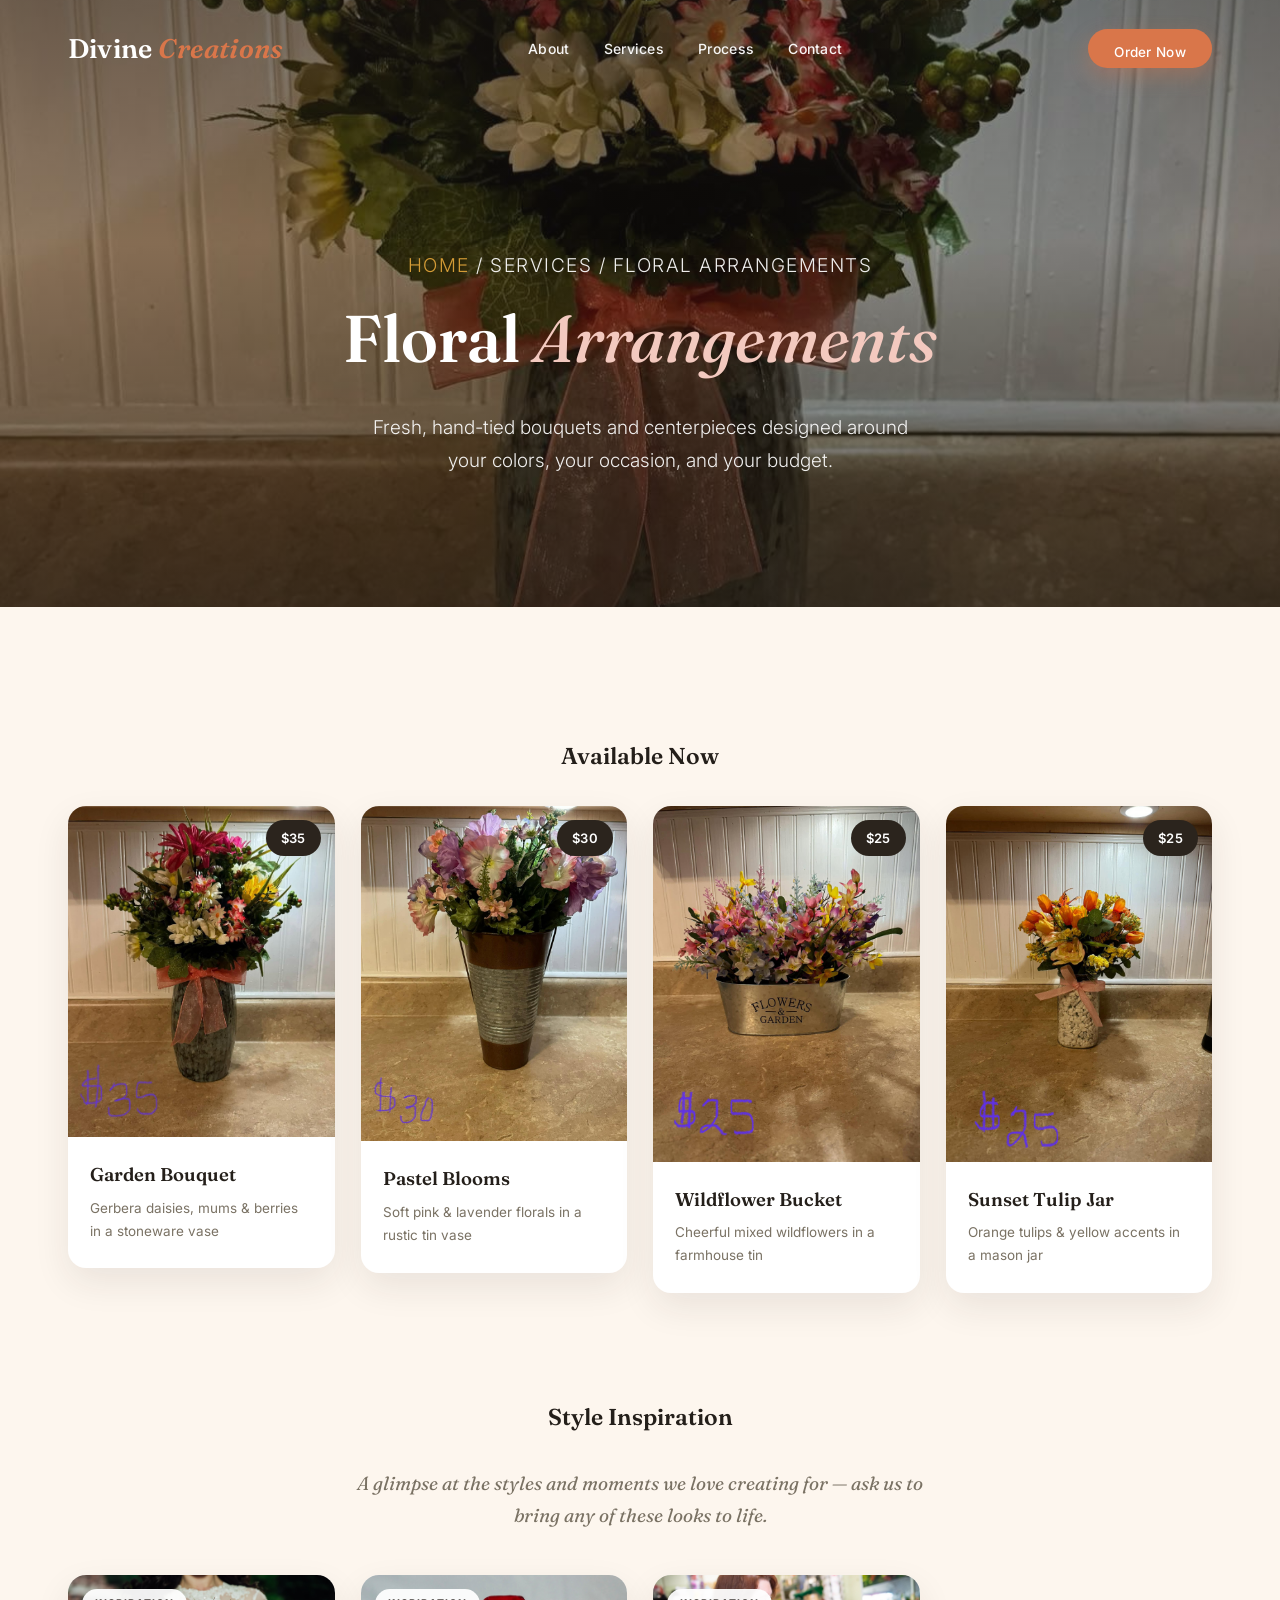
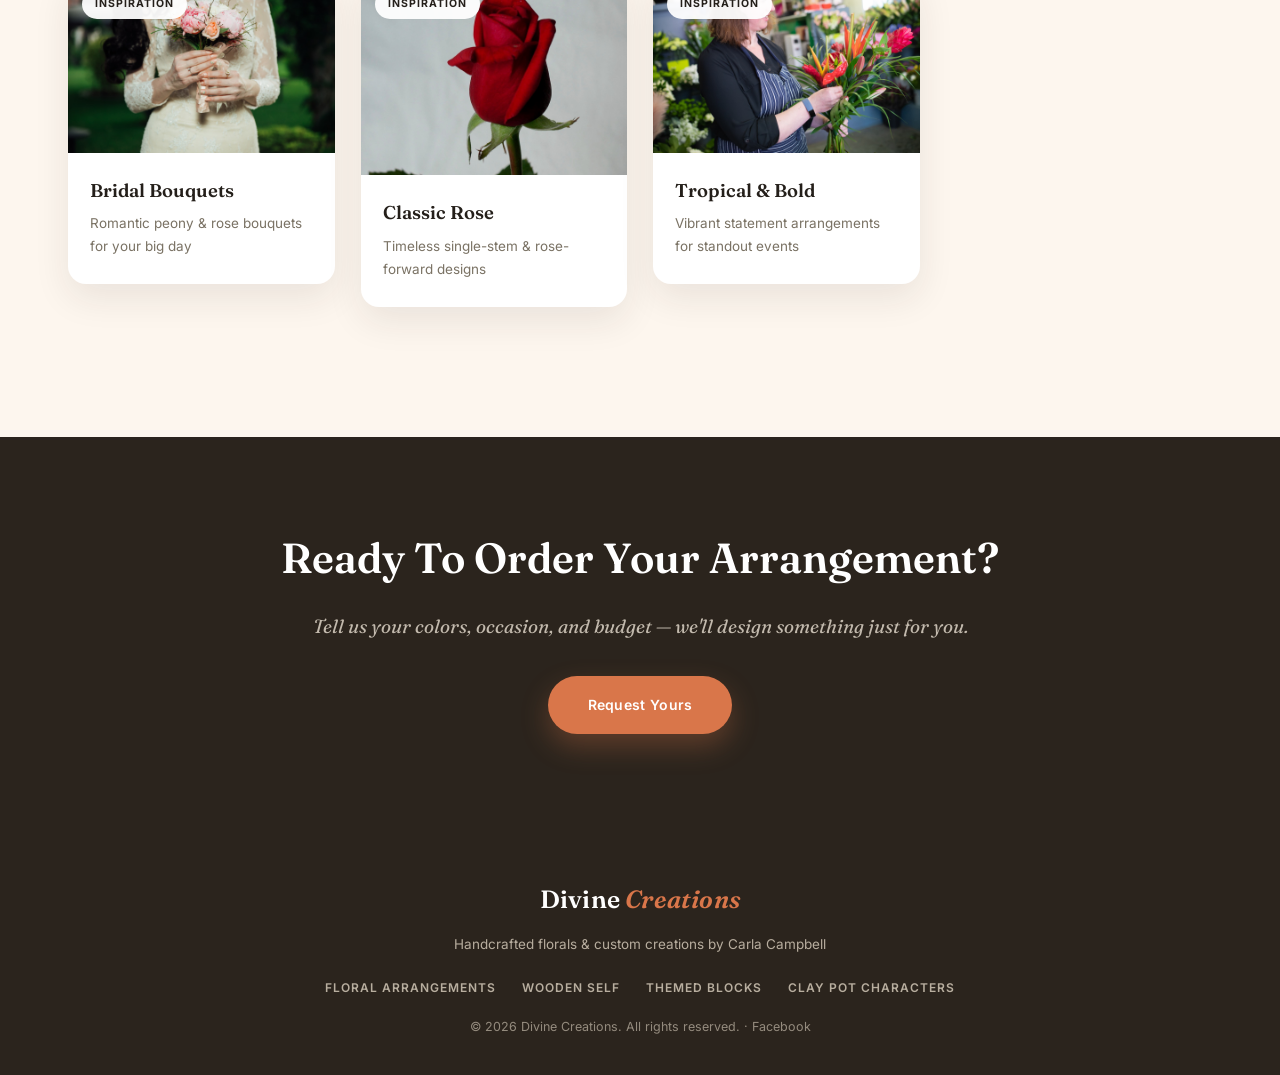
<file: divine-creations-site/services/floral-arrangements.html>
<!DOCTYPE html>
<html lang="en">
<head>
<meta charset="UTF-8">
<meta name="viewport" content="width=device-width, initial-scale=1.0">
<title>Floral Arrangements | Divine Creations</title>
<link rel="preconnect" href="https://fonts.googleapis.com">
<link rel="preconnect" href="https://fonts.gstatic.com" crossorigin>
<link href="https://fonts.googleapis.com/css2?family=Fraunces:ital,opsz,wght@0,9..144,400;0,9..144,500;0,9..144,600;0,9..144,700;1,9..144,500;1,9..144,600&family=Inter:wght@300;400;500;600;700&display=swap" rel="stylesheet">
<link rel="stylesheet" href="../styles.css">
</head>
<body>

<header id="site-header">
  <div class="container nav">
    <a href="../index.html" class="logo">Divine <span>Creations</span></a>
    <ul>
      <li><a class="nav-link" href="../index.html#about">About</a></li>
      <li class="has-dropdown">
        <a class="nav-link" href="../index.html#offerings">Services</a>
        <div class="dropdown">
          <a href="floral-arrangements.html"><span class="em">&#128144;</span> Floral Arrangements</a>
          <a href="wooden-self.html"><span class="em">&#129905;</span> Wooden Self</a>
          <a href="themed-blocks.html"><span class="em">&#127912;</span> Themed Blocks</a>
          <a href="clay-pot-characters.html"><span class="em">&#127994;</span> Clay Pot Characters</a>
        </div>
      </li>
      <li><a class="nav-link" href="../index.html#process">Process</a></li>
      <li><a class="nav-link" href="../index.html#contact">Contact</a></li>
    </ul>
    <a href="../index.html#contact" class="nav-link nav-cta">Order Now</a>
  </div>
</header>

<section class="subhero" style="background-image:url('../images/arrangement-vase-ribbon.jpg')">
  <div class="subhero-inner">
    <p class="breadcrumb"><a href="../index.html">Home</a> / Services / Floral Arrangements</p>
    <h1>Floral <em>Arrangements</em></h1>
    <p>Fresh, hand-tied bouquets and centerpieces designed around your colors, your occasion, and your budget.</p>
  </div>
</section>

<section class="gallery">
  <div class="container">
    <h3 class="subhead reveal">Available Now</h3>
    <div class="masonry">
      <div class="card reveal stag-1">
        <div class="card-img"><img src="../images/arrangement-vase-ribbon.jpg" alt="Mixed daisy and gerbera bouquet in stone vase with coral ribbon"><span class="price-tag">$35</span></div>
        <div class="card-body"><h3>Garden Bouquet</h3><p>Gerbera daisies, mums &amp; berries in a stoneware vase</p></div>
      </div>
      <div class="card reveal stag-2">
        <div class="card-img"><img src="../images/arrangement-tin-pastel.jpg" alt="Pastel pink and lavender floral arrangement in galvanized tin vase"><span class="price-tag">$30</span></div>
        <div class="card-body"><h3>Pastel Blooms</h3><p>Soft pink &amp; lavender florals in a rustic tin vase</p></div>
      </div>
      <div class="card reveal stag-3">
        <div class="card-img"><img src="../images/arrangement-wildflower-bucket.jpg" alt="Colorful wildflower arrangement in Flowers and Garden tin bucket"><span class="price-tag">$25</span></div>
        <div class="card-body"><h3>Wildflower Bucket</h3><p>Cheerful mixed wildflowers in a farmhouse tin</p></div>
      </div>
      <div class="card reveal stag-4">
        <div class="card-img"><img src="../images/arrangement-masonjar-tulips.jpg" alt="Orange tulip and floral arrangement in mason jar with pink ribbon"><span class="price-tag">$25</span></div>
        <div class="card-body"><h3>Sunset Tulip Jar</h3><p>Orange tulips &amp; yellow accents in a mason jar</p></div>
      </div>
    </div>

    <h3 class="subhead reveal">Style Inspiration</h3>
    <p class="note-box reveal">A glimpse at the styles and moments we love creating for &mdash; ask us to bring any of these looks to life.</p>
    <div class="masonry no-mb">
      <div class="card reveal stag-1">
        <div class="card-img"><img src="../images/stock-bridal-bouquet.jpg" alt="Bride holding a pink and white peony wedding bouquet"><span class="ins-tag">Inspiration</span></div>
        <div class="card-body"><h3>Bridal Bouquets</h3><p>Romantic peony &amp; rose bouquets for your big day</p></div>
      </div>
      <div class="card reveal stag-2">
        <div class="card-img"><img src="../images/stock-rose.jpg" alt="Single red rose close up"><span class="ins-tag">Inspiration</span></div>
        <div class="card-body"><h3>Classic Rose</h3><p>Timeless single-stem &amp; rose-forward designs</p></div>
      </div>
      <div class="card reveal stag-3">
        <div class="card-img"><img src="../images/stock-florist-at-work.jpg" alt="Florist hand-tying a tropical flower arrangement in shop"><span class="ins-tag">Inspiration</span></div>
        <div class="card-body"><h3>Tropical &amp; Bold</h3><p>Vibrant statement arrangements for standout events</p></div>
      </div>
    </div>
  </div>
</section>

<section class="cta-strip">
  <div class="container">
    <h2>Ready To Order Your Arrangement?</h2>
    <p>Tell us your colors, occasion, and budget &mdash; we'll design something just for you.</p>
    <a href="../index.html#contact" class="btn">Request Yours</a>
  </div>
</section>

<footer>
  <div class="container">
    <div class="logo">Divine <span>Creations</span></div>
    <p>Handcrafted florals &amp; custom creations by Carla Campbell</p>
    <div class="fnav">
      <a href="floral-arrangements.html">Floral Arrangements</a>
      <a href="wooden-self.html">Wooden Self</a>
      <a href="themed-blocks.html">Themed Blocks</a>
      <a href="clay-pot-characters.html">Clay Pot Characters</a>
    </div>
    <p class="fline">&copy; 2026 Divine Creations. All rights reserved. &middot; <a href="https://www.facebook.com/carla.gualdonicampbell/" target="_blank" rel="noopener">Facebook</a></p>
  </div>
</footer>

<script src="../script.js"></script>
</body>
</html>
</file>
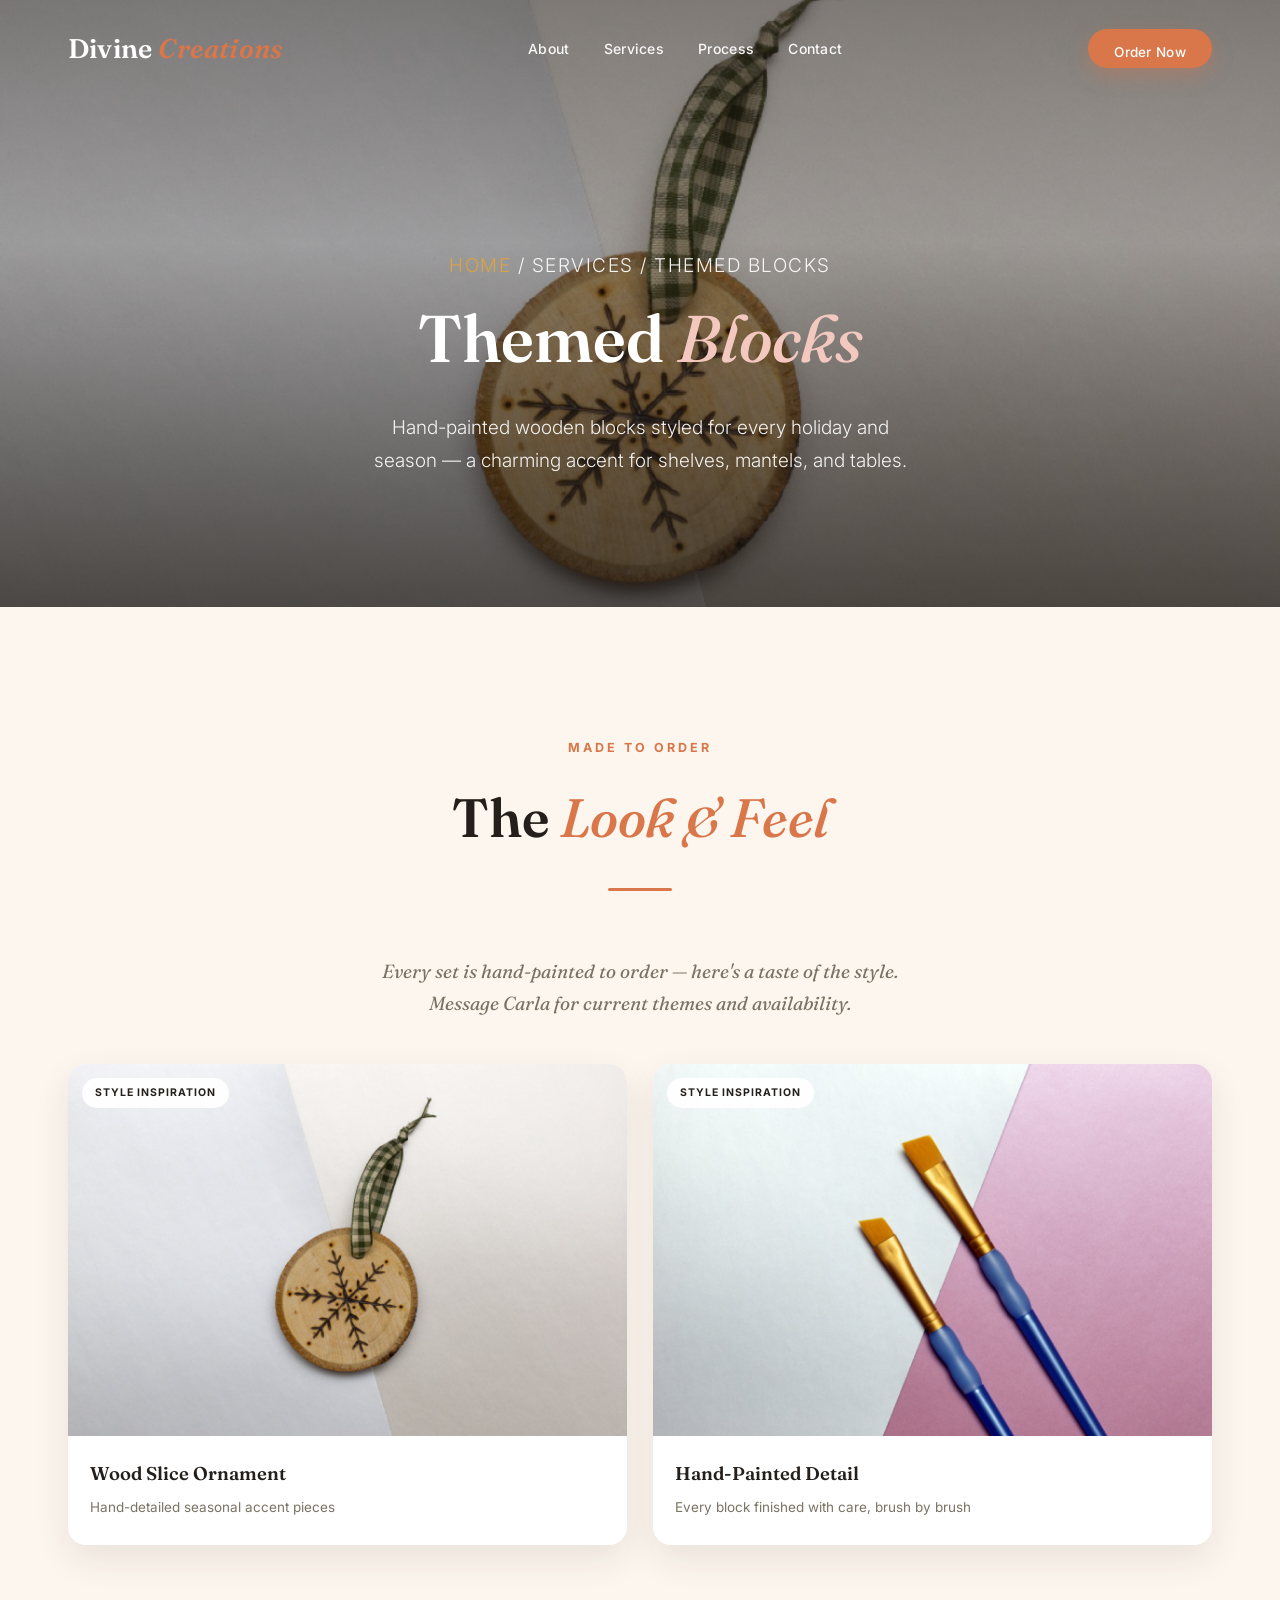
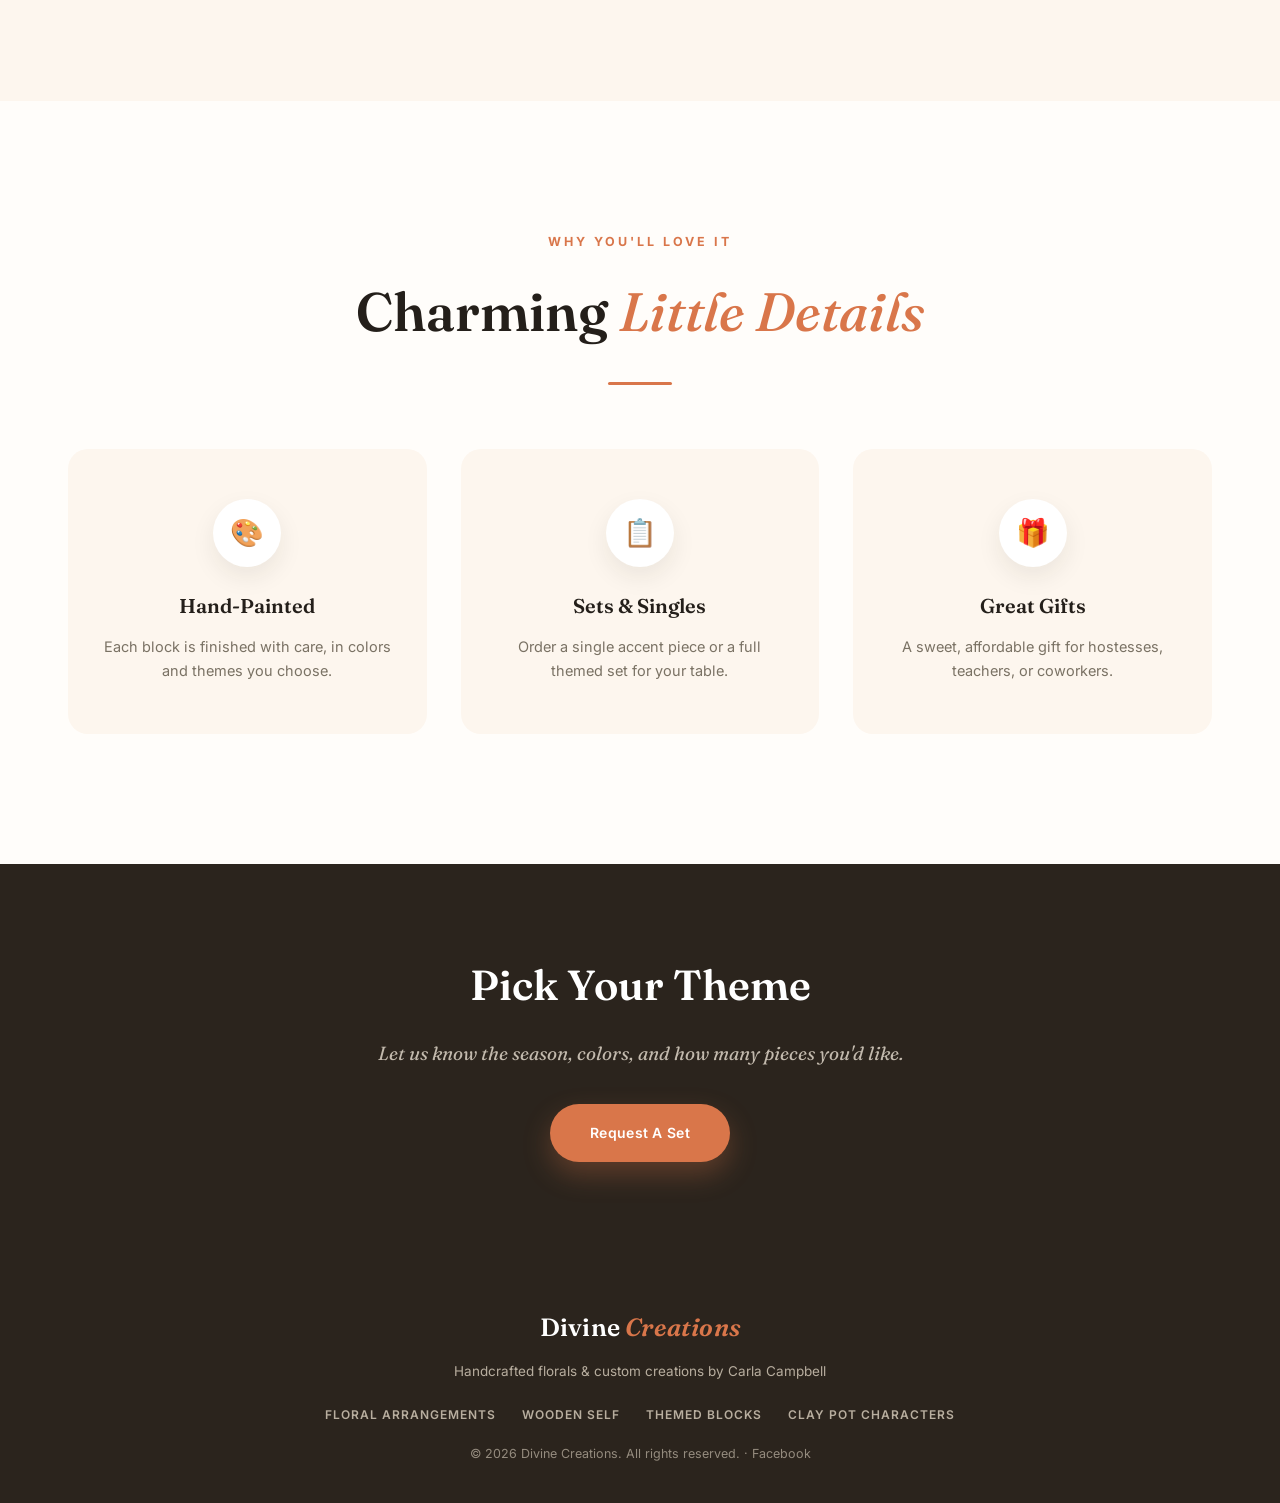
<file: divine-creations-site/services/themed-blocks.html>
<!DOCTYPE html>
<html lang="en">
<head>
<meta charset="UTF-8">
<meta name="viewport" content="width=device-width, initial-scale=1.0">
<title>Themed Blocks | Divine Creations</title>
<link rel="preconnect" href="https://fonts.googleapis.com">
<link rel="preconnect" href="https://fonts.gstatic.com" crossorigin>
<link href="https://fonts.googleapis.com/css2?family=Fraunces:ital,opsz,wght@0,9..144,400;0,9..144,500;0,9..144,600;0,9..144,700;1,9..144,500;1,9..144,600&family=Inter:wght@300;400;500;600;700&display=swap" rel="stylesheet">
<link rel="stylesheet" href="../styles.css">
</head>
<body>

<header id="site-header">
  <div class="container nav">
    <a href="../index.html" class="logo">Divine <span>Creations</span></a>
    <ul>
      <li><a class="nav-link" href="../index.html#about">About</a></li>
      <li class="has-dropdown">
        <a class="nav-link" href="../index.html#offerings">Services</a>
        <div class="dropdown">
          <a href="floral-arrangements.html"><span class="em">&#128144;</span> Floral Arrangements</a>
          <a href="wooden-self.html"><span class="em">&#129905;</span> Wooden Self</a>
          <a href="themed-blocks.html"><span class="em">&#127912;</span> Themed Blocks</a>
          <a href="clay-pot-characters.html"><span class="em">&#127994;</span> Clay Pot Characters</a>
        </div>
      </li>
      <li><a class="nav-link" href="../index.html#process">Process</a></li>
      <li><a class="nav-link" href="../index.html#contact">Contact</a></li>
    </ul>
    <a href="../index.html#contact" class="nav-link nav-cta">Order Now</a>
  </div>
</header>

<section class="subhero" style="background-image:url('../images/themed-blocks-1.jpg')">
  <div class="subhero-inner">
    <p class="breadcrumb"><a href="../index.html">Home</a> / Services / Themed Blocks</p>
    <h1>Themed <em>Blocks</em></h1>
    <p>Hand-painted wooden blocks styled for every holiday and season &mdash; a charming accent for shelves, mantels, and tables.</p>
  </div>
</section>

<section class="gallery">
  <div class="container">
    <div class="section-head reveal">
      <p class="eyebrow">Made To Order</p>
      <h2>The <em>Look &amp; Feel</em></h2>
      <div class="divider"></div>
    </div>
    <p class="note-box reveal">Every set is hand-painted to order &mdash; here's a taste of the style. Message Carla for current themes and availability.</p>
    <div class="masonry no-mb" style="columns: 2 260px;">
      <div class="card reveal stag-1">
        <div class="card-img"><img src="../images/themed-blocks-1.jpg" alt="Hand-burned wooden ornament with snowflake design and ribbon"><span class="ins-tag">Style Inspiration</span></div>
        <div class="card-body"><h3>Wood Slice Ornament</h3><p>Hand-detailed seasonal accent pieces</p></div>
      </div>
      <div class="card reveal stag-2">
        <div class="card-img"><img src="../images/themed-blocks-2.jpg" alt="Paint brushes ready for hand-painting wood blocks"><span class="ins-tag">Style Inspiration</span></div>
        <div class="card-body"><h3>Hand-Painted Detail</h3><p>Every block finished with care, brush by brush</p></div>
      </div>
    </div>
  </div>
</section>

<section class="services">
  <div class="container">
    <div class="section-head reveal">
      <p class="eyebrow">Why You'll Love It</p>
      <h2>Charming <em>Little Details</em></h2>
      <div class="divider"></div>
    </div>
    <div class="services-grid">
      <div class="service reveal stag-1"><div class="icon">&#127912;</div><h3>Hand-Painted</h3><p>Each block is finished with care, in colors and themes you choose.</p></div>
      <div class="service reveal stag-2"><div class="icon">&#128203;</div><h3>Sets &amp; Singles</h3><p>Order a single accent piece or a full themed set for your table.</p></div>
      <div class="service reveal stag-3"><div class="icon">&#127873;</div><h3>Great Gifts</h3><p>A sweet, affordable gift for hostesses, teachers, or coworkers.</p></div>
    </div>
  </div>
</section>

<section class="cta-strip">
  <div class="container">
    <h2>Pick Your Theme</h2>
    <p>Let us know the season, colors, and how many pieces you'd like.</p>
    <a href="../index.html#contact" class="btn">Request A Set</a>
  </div>
</section>

<footer>
  <div class="container">
    <div class="logo">Divine <span>Creations</span></div>
    <p>Handcrafted florals &amp; custom creations by Carla Campbell</p>
    <div class="fnav">
      <a href="floral-arrangements.html">Floral Arrangements</a>
      <a href="wooden-self.html">Wooden Self</a>
      <a href="themed-blocks.html">Themed Blocks</a>
      <a href="clay-pot-characters.html">Clay Pot Characters</a>
    </div>
    <p class="fline">&copy; 2026 Divine Creations. All rights reserved. &middot; <a href="https://www.facebook.com/carla.gualdonicampbell/" target="_blank" rel="noopener">Facebook</a></p>
  </div>
</footer>

<script src="../script.js"></script>
</body>
</html>
</file>
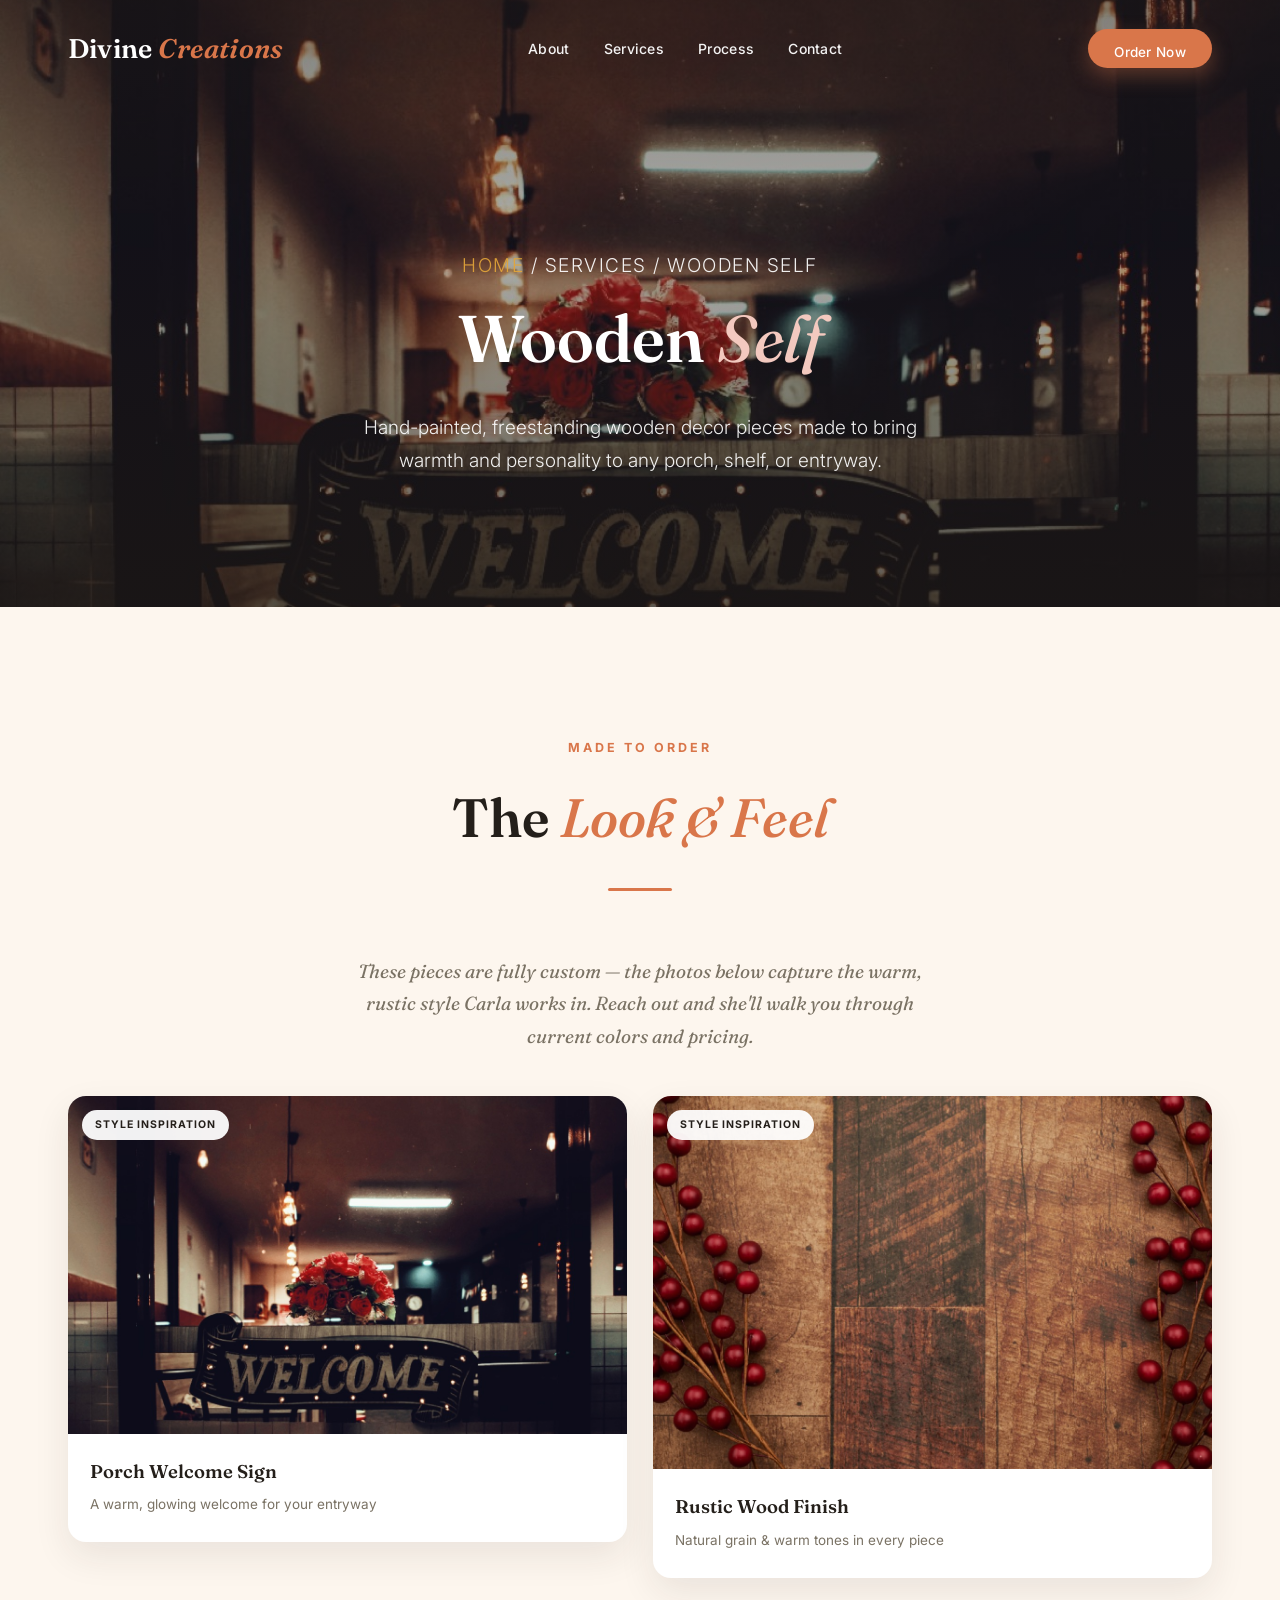
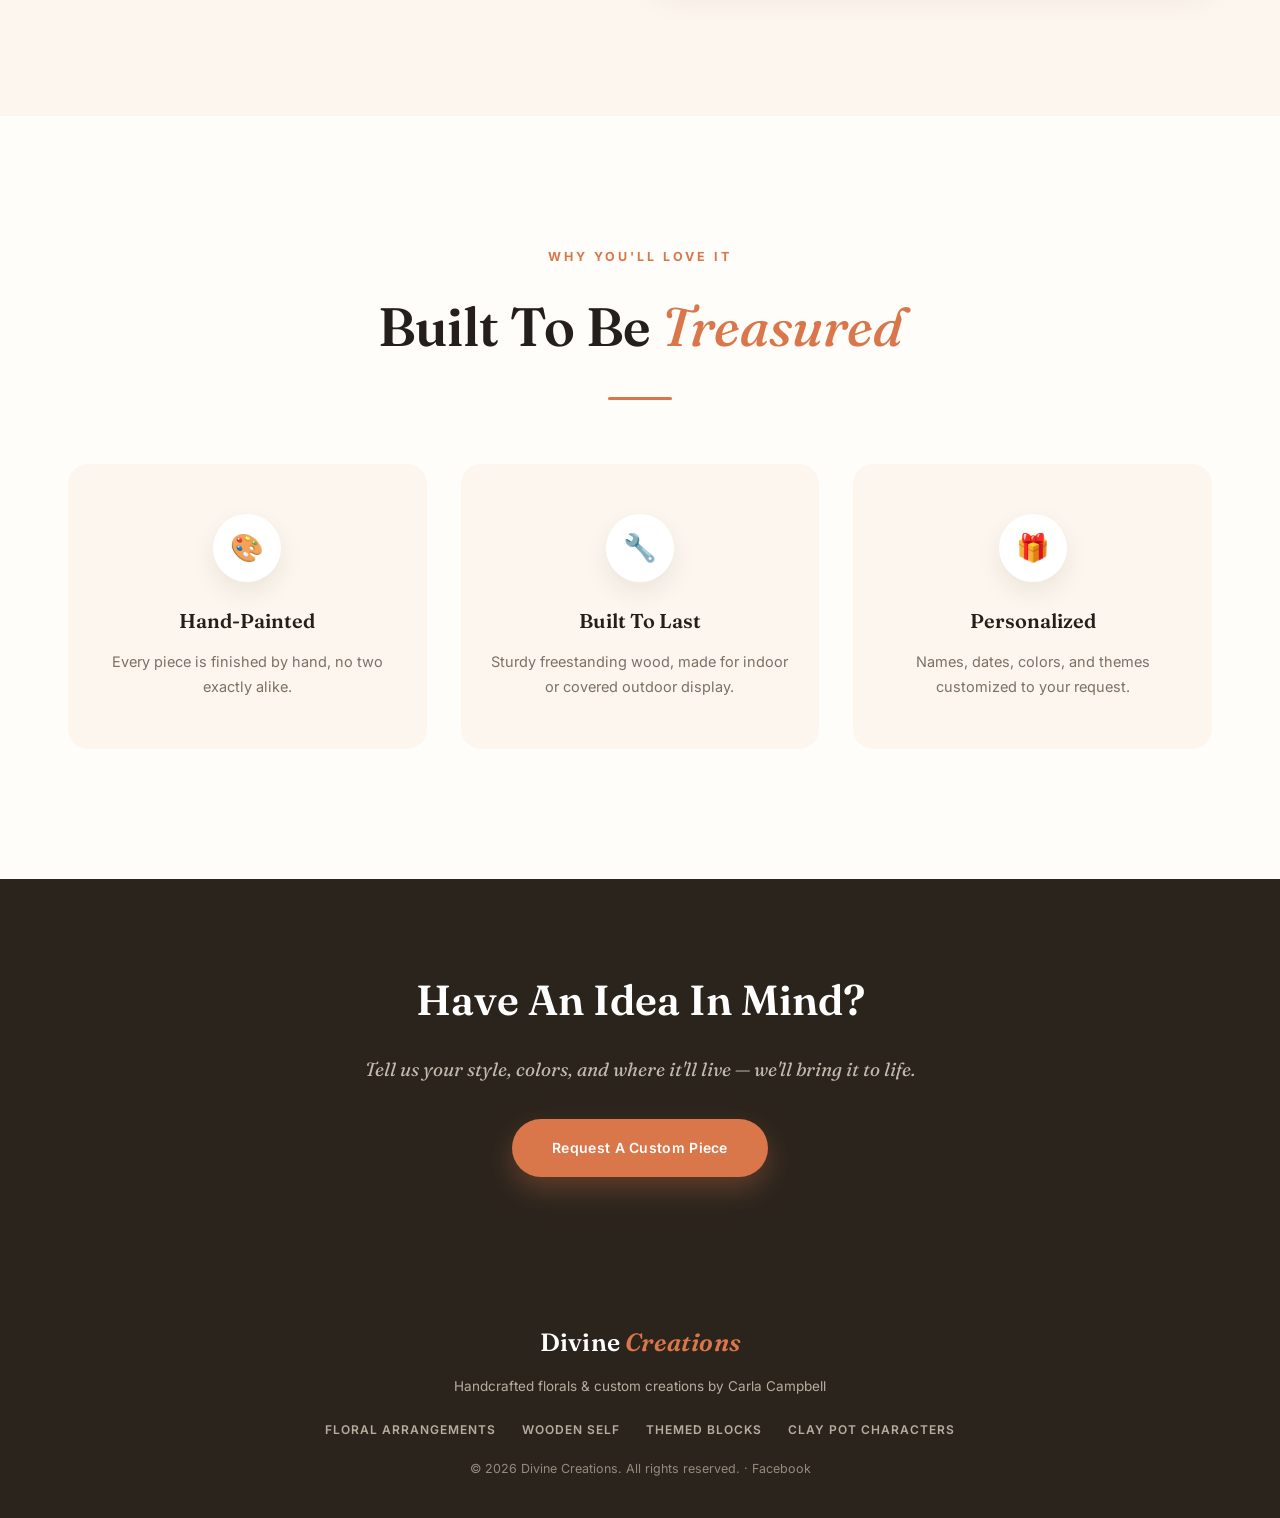
<file: divine-creations-site/services/wooden-self.html>
<!DOCTYPE html>
<html lang="en">
<head>
<meta charset="UTF-8">
<meta name="viewport" content="width=device-width, initial-scale=1.0">
<title>Wooden Self | Divine Creations</title>
<link rel="preconnect" href="https://fonts.googleapis.com">
<link rel="preconnect" href="https://fonts.gstatic.com" crossorigin>
<link href="https://fonts.googleapis.com/css2?family=Fraunces:ital,opsz,wght@0,9..144,400;0,9..144,500;0,9..144,600;0,9..144,700;1,9..144,500;1,9..144,600&family=Inter:wght@300;400;500;600;700&display=swap" rel="stylesheet">
<link rel="stylesheet" href="../styles.css">
</head>
<body>

<header id="site-header">
  <div class="container nav">
    <a href="../index.html" class="logo">Divine <span>Creations</span></a>
    <ul>
      <li><a class="nav-link" href="../index.html#about">About</a></li>
      <li class="has-dropdown">
        <a class="nav-link" href="../index.html#offerings">Services</a>
        <div class="dropdown">
          <a href="floral-arrangements.html"><span class="em">&#128144;</span> Floral Arrangements</a>
          <a href="wooden-self.html"><span class="em">&#129905;</span> Wooden Self</a>
          <a href="themed-blocks.html"><span class="em">&#127912;</span> Themed Blocks</a>
          <a href="clay-pot-characters.html"><span class="em">&#127994;</span> Clay Pot Characters</a>
        </div>
      </li>
      <li><a class="nav-link" href="../index.html#process">Process</a></li>
      <li><a class="nav-link" href="../index.html#contact">Contact</a></li>
    </ul>
    <a href="../index.html#contact" class="nav-link nav-cta">Order Now</a>
  </div>
</header>

<section class="subhero" style="background-image:url('../images/wooden-self-1.jpg')">
  <div class="subhero-inner">
    <p class="breadcrumb"><a href="../index.html">Home</a> / Services / Wooden Self</p>
    <h1>Wooden <em>Self</em></h1>
    <p>Hand-painted, freestanding wooden decor pieces made to bring warmth and personality to any porch, shelf, or entryway.</p>
  </div>
</section>

<section class="gallery">
  <div class="container">
    <div class="section-head reveal">
      <p class="eyebrow">Made To Order</p>
      <h2>The <em>Look &amp; Feel</em></h2>
      <div class="divider"></div>
    </div>
    <p class="note-box reveal">These pieces are fully custom &mdash; the photos below capture the warm, rustic style Carla works in. Reach out and she'll walk you through current colors and pricing.</p>
    <div class="masonry no-mb" style="columns: 2 260px;">
      <div class="card reveal stag-1">
        <div class="card-img"><img src="../images/wooden-self-1.jpg" alt="Wooden welcome sign with warm lighting and florals"><span class="ins-tag">Style Inspiration</span></div>
        <div class="card-body"><h3>Porch Welcome Sign</h3><p>A warm, glowing welcome for your entryway</p></div>
      </div>
      <div class="card reveal stag-2">
        <div class="card-img"><img src="../images/wooden-self-2.jpg" alt="Rustic wood grain texture with holiday berries"><span class="ins-tag">Style Inspiration</span></div>
        <div class="card-body"><h3>Rustic Wood Finish</h3><p>Natural grain &amp; warm tones in every piece</p></div>
      </div>
    </div>
  </div>
</section>

<section class="services">
  <div class="container">
    <div class="section-head reveal">
      <p class="eyebrow">Why You'll Love It</p>
      <h2>Built To Be <em>Treasured</em></h2>
      <div class="divider"></div>
    </div>
    <div class="services-grid">
      <div class="service reveal stag-1"><div class="icon">&#127912;</div><h3>Hand-Painted</h3><p>Every piece is finished by hand, no two exactly alike.</p></div>
      <div class="service reveal stag-2"><div class="icon">&#128295;</div><h3>Built To Last</h3><p>Sturdy freestanding wood, made for indoor or covered outdoor display.</p></div>
      <div class="service reveal stag-3"><div class="icon">&#127873;</div><h3>Personalized</h3><p>Names, dates, colors, and themes customized to your request.</p></div>
    </div>
  </div>
</section>

<section class="cta-strip">
  <div class="container">
    <h2>Have An Idea In Mind?</h2>
    <p>Tell us your style, colors, and where it'll live &mdash; we'll bring it to life.</p>
    <a href="../index.html#contact" class="btn">Request A Custom Piece</a>
  </div>
</section>

<footer>
  <div class="container">
    <div class="logo">Divine <span>Creations</span></div>
    <p>Handcrafted florals &amp; custom creations by Carla Campbell</p>
    <div class="fnav">
      <a href="floral-arrangements.html">Floral Arrangements</a>
      <a href="wooden-self.html">Wooden Self</a>
      <a href="themed-blocks.html">Themed Blocks</a>
      <a href="clay-pot-characters.html">Clay Pot Characters</a>
    </div>
    <p class="fline">&copy; 2026 Divine Creations. All rights reserved. &middot; <a href="https://www.facebook.com/carla.gualdonicampbell/" target="_blank" rel="noopener">Facebook</a></p>
  </div>
</footer>

<script src="../script.js"></script>
</body>
</html>
</file>
<file: styles.css>
:root {
  --ink: #241f1a;
  --cream: #fdf6ee;
  --paper: #fffdfa;
  --terracotta: #d9764a;
  --terracotta-deep: #b85a33;
  --blush: #f3c9bf;
  --sage: #8ba888;
  --sage-deep: #5f7a5c;
  --gold: #e2a53a;
  --deep: #2b241d;
  --line: #ecdfd0;
  --muted: #7a7264;
}
* { box-sizing: border-box; margin: 0; padding: 0; }
html { scroll-behavior: smooth; }
body {
  font-family: 'Inter', sans-serif;
  background: var(--cream);
  color: var(--ink);
  line-height: 1.7;
  font-weight: 400;
  overflow-x: hidden;
}
a { color: inherit; }
img { max-width: 100%; display: block; }
.container { max-width: 1200px; margin: 0 auto; padding: 0 28px; }
h1, h2, h3 { font-family: 'Fraunces', serif; }
.script { font-family: 'Fraunces', serif; font-style: italic; }

.reveal { opacity: 0; transform: translateY(34px); transition: opacity 0.9s cubic-bezier(.2,.7,.2,1), transform 0.9s cubic-bezier(.2,.7,.2,1); }
.reveal.in { opacity: 1; transform: translateY(0); }
.reveal.pop { transform: translateY(20px) scale(0.94); }
.reveal.pop.in { transform: translateY(0) scale(1); }
.reveal.stag-1.in { transition-delay: 0.08s; }
.reveal.stag-2.in { transition-delay: 0.18s; }
.reveal.stag-3.in { transition-delay: 0.28s; }
.reveal.stag-4.in { transition-delay: 0.38s; }
.reveal.stag-5.in { transition-delay: 0.48s; }
.reveal.stag-6.in { transition-delay: 0.58s; }

/* Blobs */
.blob { position: absolute; border-radius: 50%; filter: blur(2px); opacity: 0.5; z-index: 0; animation: blobFloat 14s ease-in-out infinite; }
@keyframes blobFloat {
  0%, 100% { transform: translate(0,0) scale(1); }
  33% { transform: translate(20px,-26px) scale(1.06); }
  66% { transform: translate(-18px,16px) scale(0.96); }
}
.petal { position: absolute; pointer-events: none; z-index: 1; animation: float 8s ease-in-out infinite; filter: drop-shadow(0 8px 14px rgba(0,0,0,0.15)); }
@keyframes float {
  0%, 100% { transform: translateY(0) rotate(0deg); }
  50% { transform: translateY(-24px) rotate(10deg); }
}
@keyframes spinSlow { from { transform: rotate(0deg); } to { transform: rotate(360deg); } }

/* Header */
header {
  position: fixed; top: 0; left: 0; right: 0; z-index: 300;
  background: transparent;
  transition: background 0.4s ease, box-shadow 0.4s ease, padding 0.4s ease;
  padding: 26px 0;
}
header.scrolled {
  background: rgba(253,246,238,0.94);
  backdrop-filter: blur(10px);
  box-shadow: 0 4px 30px rgba(43,36,29,0.08);
  padding: 14px 0;
}
.nav { display: flex; align-items: center; justify-content: space-between; position: relative; }
.logo {
  font-family: 'Fraunces', serif; font-optical-sizing: auto;
  font-size: 27px; font-weight: 600; letter-spacing: 0.2px;
  color: #fff; transition: color 0.4s ease; text-decoration: none;
}
header.scrolled .logo { color: var(--ink); }
.logo span { color: var(--terracotta); font-style: italic; }
.nav ul { list-style: none; display: flex; gap: 34px; align-items: center; }
.nav a.nav-link {
  text-decoration: none; font-size: 14px; letter-spacing: 0.3px;
  color: rgba(255,255,255,0.95); position: relative; padding-bottom: 4px; font-weight: 500;
  transition: color 0.4s ease;
}
header.scrolled .nav a.nav-link { color: var(--ink); }
.nav a.nav-link::after {
  content: ""; position: absolute; left: 0; bottom: 0; width: 0; height: 2px;
  background: var(--terracotta); border-radius: 2px; transition: width 0.3s ease;
}
.nav a.nav-link:hover::after { width: 100%; }
.nav-cta {
  background: var(--terracotta); color: #fff !important;
  padding: 12px 26px; border-radius: 30px; font-size: 13.5px !important;
  letter-spacing: 0.3px; text-decoration: none; box-shadow: 0 8px 20px rgba(217,118,74,0.35);
  transition: transform 0.25s, box-shadow 0.25s;
}
.nav-cta:hover { transform: translateY(-2px); box-shadow: 0 12px 26px rgba(217,118,74,0.45); }
.nav-cta::after { display: none; }

.has-dropdown { position: relative; }
.dropdown {
  position: absolute; top: 100%; left: 50%; transform: translateX(-50%) translateY(12px);
  background: #fff; border-radius: 14px; box-shadow: 0 30px 60px rgba(43,36,29,0.18);
  padding: 12px; display: grid; grid-template-columns: 1fr; gap: 3px; width: 250px;
  opacity: 0; pointer-events: none; transition: opacity 0.25s ease, transform 0.25s ease;
}
.has-dropdown:hover .dropdown { opacity: 1; pointer-events: auto; transform: translateX(-50%) translateY(0); }
.dropdown a {
  display: flex; align-items: center; gap: 10px;
  padding: 11px 14px; border-radius: 9px; text-decoration: none;
  color: var(--ink) !important; font-size: 14px; font-weight: 500; letter-spacing: 0 !important;
  transition: background 0.2s, transform 0.2s;
}
.dropdown a::after { display: none; }
.dropdown a:hover { background: var(--cream); transform: translateX(3px); }
.dropdown a .em { font-size: 18px; }

/* Hamburger (mobile) */
.hamburger {
  display: none; flex-direction: column; justify-content: center; gap: 5px;
  width: 42px; height: 42px; background: rgba(255,255,255,0.14); border: none;
  border-radius: 10px; cursor: pointer; padding: 0; z-index: 320; position: relative;
}
header.scrolled .hamburger { background: rgba(43,36,29,0.08); }
.hamburger span {
  display: block; width: 20px; height: 2px; margin: 0 auto; background: #fff;
  border-radius: 2px; transition: transform 0.3s ease, opacity 0.3s ease, background 0.3s ease;
}
header.scrolled .hamburger span { background: var(--ink); }
.hamburger.open span:nth-child(1) { transform: translateY(7px) rotate(45deg); }
.hamburger.open span:nth-child(2) { opacity: 0; }
.hamburger.open span:nth-child(3) { transform: translateY(-7px) rotate(-45deg); }
.hamburger.open span { background: #fff; }

/* Mobile menu panel */
.mobile-menu {
  position: fixed; inset: 0; z-index: 290;
  background: var(--deep); color: #fff;
  display: flex; flex-direction: column; justify-content: center;
  padding: 100px 40px 60px;
  transform: translateY(-100%); transition: transform 0.45s cubic-bezier(.2,.8,.2,1);
  overflow-y: auto;
}
.mobile-menu.open { transform: translateY(0); }
.mobile-menu a {
  display: block; text-decoration: none; color: #fff; font-family: 'Fraunces', serif;
  font-size: 25px; font-weight: 500; padding: 14px 0; border-bottom: 1px solid rgba(255,255,255,0.1);
}
.mobile-menu .mm-group { margin-top: 4px; }
.mobile-menu .mm-label {
  display: block; text-transform: uppercase; letter-spacing: 2px; font-size: 11.5px;
  color: var(--gold); font-weight: 700; margin: 22px 0 4px; font-family: 'Inter', sans-serif;
}
.mobile-menu .mm-group a { font-size: 18px; padding: 10px 0; border-bottom: none; color: #e6ded1; font-family: 'Inter', sans-serif; font-weight: 500; }
.mobile-menu .mm-group a .em { margin-right: 8px; }
.mobile-menu .btn { margin-top: 30px; text-align: center; border-bottom: none; }
body.menu-open { overflow: hidden; }

/* Buttons */
.btn {
  display: inline-block; background: var(--terracotta); color: #fff;
  padding: 17px 40px; border-radius: 40px; text-decoration: none;
  font-size: 14px; font-weight: 600; letter-spacing: 0.3px;
  transition: background 0.3s, transform 0.25s, box-shadow 0.3s;
  border: none; cursor: pointer; box-shadow: 0 12px 28px rgba(217,118,74,0.3);
}
.btn:hover { background: var(--terracotta-deep); transform: translateY(-3px); box-shadow: 0 18px 36px rgba(217,118,74,0.4); }
.btn-outline { background: transparent; border: 1.5px solid rgba(255,255,255,0.8); color: #fff; box-shadow: none; }
.btn-outline:hover { background: rgba(255,255,255,0.15); border-color: #fff; }
.btn-dark { background: var(--deep); box-shadow: 0 12px 28px rgba(43,36,29,0.25); }
.btn-dark:hover { background: #17130f; }
.btn-row { display: flex; gap: 16px; justify-content: center; flex-wrap: wrap; }

/* Hero (home) */
.hero {
  position: relative; min-height: 100vh;
  display: flex; align-items: center; justify-content: center;
  text-align: center; overflow: hidden; background: var(--cream);
}
.hero-bg { position: absolute; inset: 0; background-size: cover; background-position: center 58%; }
.hero::before {
  content: ""; position: absolute; inset: 0;
  background: linear-gradient(180deg, rgba(36,31,26,0.42) 0%, rgba(36,31,26,0.28) 45%, rgba(36,31,26,0.6) 100%);
  z-index: 1;
}
.hero-inner { position: relative; z-index: 2; max-width: 820px; padding: 0 24px; color: #fff; }
.hero p.eyebrow {
  text-transform: uppercase; letter-spacing: 4px; font-size: 12.5px; margin-bottom: 22px;
  color: #fff; font-weight: 700; text-shadow: 0 2px 12px rgba(0,0,0,0.55);
}
.hero h1 {
  font-size: clamp(48px, 9vw, 104px); font-weight: 600; margin-bottom: 22px; line-height: 1.02;
  text-shadow: 0 4px 30px rgba(0,0,0,0.25);
}
.hero h1 em { font-style: italic; color: var(--blush); font-weight: 500; }
.hero h2 {
  font-family: 'Inter', sans-serif; font-weight: 300;
  font-size: clamp(16px, 2vw, 20px); margin-bottom: 42px;
  max-width: 580px; margin-left: auto; margin-right: auto; opacity: 0.95;
}
.scroll-cue {
  position: absolute; bottom: 34px; left: 50%; transform: translateX(-50%);
  z-index: 2; color: rgba(255,255,255,0.8); font-size: 11px; letter-spacing: 3px;
  text-transform: uppercase; display: flex; flex-direction: column; align-items: center; gap: 10px;
}
.scroll-cue .line { width: 1px; height: 40px; background: rgba(255,255,255,0.55); animation: dropline 1.8s ease-in-out infinite; }
@keyframes dropline { 0% { transform: scaleY(0); transform-origin: top; opacity: 0.4;} 50% {transform: scaleY(1); transform-origin: top; opacity:1;} 51% {transform-origin: bottom;} 100% {transform: scaleY(0); transform-origin: bottom; opacity: 0.4;} }

/* Sub-page hero (services) — photo backed */
.subhero {
  position: relative; min-height: 58vh; display: flex; align-items: center; justify-content: center;
  text-align: center; color: #fff; overflow: hidden; background-size: cover; background-position: center;
}
.subhero::before {
  content: ""; position: absolute; inset: 0; z-index: 0;
  background: linear-gradient(180deg, rgba(30,25,20,0.55) 0%, rgba(30,25,20,0.35) 40%, rgba(30,25,20,0.72) 100%);
}
.subhero-inner { position: relative; z-index: 2; max-width: 700px; padding: 120px 24px 0; }
.breadcrumb { font-size: 12.5px; letter-spacing: 1.5px; text-transform: uppercase; opacity: 0.75; margin-bottom: 22px; }
.breadcrumb a { text-decoration: none; color: var(--gold); }
.breadcrumb a:hover { text-decoration: underline; }
.subhero h1 { font-size: clamp(40px, 6.5vw, 66px); font-weight: 600; margin-bottom: 18px; }
.subhero h1 em { color: var(--blush); font-style: italic; font-weight: 500; }
.subhero p { font-family: 'Inter', sans-serif; font-weight: 300; font-size: clamp(16px, 2vw, 19px); opacity: 0.92; max-width: 560px; margin: 0 auto; }

section { padding: 130px 0; position: relative; }
.section-head { text-align: center; max-width: 640px; margin: 0 auto 64px; }
.section-head .eyebrow { text-transform: uppercase; letter-spacing: 3px; font-size: 12.5px; color: var(--terracotta); font-weight: 700; }
.section-head h2 { font-weight: 600; font-size: clamp(34px, 5vw, 54px); color: var(--ink); margin: 14px 0 18px; }
.section-head h2 em { color: var(--terracotta); font-style: italic; font-weight: 500; }
.section-head p { color: var(--muted); font-size: 16.5px; font-weight: 400; }
.divider { width: 64px; height: 3px; background: var(--terracotta); margin: 24px auto 0; border-radius: 3px; }

/* About */
.about { background: var(--paper); overflow: hidden; }
.about-grid { display: grid; grid-template-columns: 420px 1fr; gap: 80px; align-items: center; }
.about-photo { position: relative; }
.about-photo .frame { position: relative; border-radius: 24px; overflow: hidden; box-shadow: 0 40px 70px -20px rgba(43,36,29,0.3); }
.about-photo img { width: 100%; }
.about-photo .ring { position: absolute; top: -24px; right: -24px; bottom: 24px; left: 24px; border: 2px solid var(--terracotta); border-radius: 24px; z-index: -1; }
.about-photo .tag {
  position: absolute; bottom: -26px; left: -26px; background: #fff; color: var(--ink);
  padding: 20px 28px; border-radius: 18px; box-shadow: 0 20px 40px rgba(43,36,29,0.18);
}
.about-photo .tag .n { font-family: 'Fraunces', serif; font-size: 19px; margin-bottom: 3px; font-weight: 600; }
.about-photo .tag .r { font-size: 11.5px; letter-spacing: 0.5px; color: var(--terracotta); text-transform: uppercase; font-weight: 700; }
.about-text .eyebrow { text-transform: uppercase; letter-spacing: 3px; font-size: 12.5px; color: var(--terracotta); font-weight: 700; }
.about-text h2 { font-weight: 600; font-size: clamp(32px, 4vw, 48px); color: var(--ink); margin: 14px 0 22px; }
.about-text h2 em { color: var(--terracotta); font-style: italic; font-weight: 500; }
.about-text p { margin-bottom: 18px; color: var(--muted); font-size: 16.5px; }
.about-credentials { margin-top: 30px; display: flex; flex-direction: column; gap: 14px; }
.credential { display: flex; align-items: center; gap: 14px; font-size: 15px; color: var(--ink); font-weight: 500; }
.credential .dot { width: 9px; height: 9px; border-radius: 50%; background: var(--terracotta); flex-shrink: 0; }

/* Services grid (home) */
.offerings { background: var(--deep); position: relative; overflow: hidden; }
.offerings .section-head .eyebrow { color: var(--gold); }
.offerings .section-head h2 { color: #fff; }
.offerings .section-head h2 em { color: var(--blush); }
.offerings .section-head p { color: #d3cabd; }
.offerings-grid { display: grid; grid-template-columns: repeat(4, 1fr); gap: 28px; position: relative; z-index: 1; }
.offer-card {
  background: var(--paper); border-radius: 20px; overflow: hidden;
  text-decoration: none; color: var(--ink);
  box-shadow: 0 24px 50px rgba(0,0,0,0.28);
  transition: transform 0.45s cubic-bezier(.2,.8,.2,1), box-shadow 0.45s;
  display: block;
}
.offer-card:hover { transform: translateY(-14px) rotate(-0.6deg); box-shadow: 0 36px 70px rgba(0,0,0,0.4); }
.offer-img { aspect-ratio: 4/5; position: relative; overflow: hidden; }
.offer-img img { width: 100%; height: 100%; object-fit: cover; transition: transform 0.7s ease; }
.offer-card:hover .offer-img img { transform: scale(1.1) rotate(1deg); }
.offer-img .badge { position: absolute; top: 16px; right: 16px; background: rgba(255,255,255,0.94); color: var(--ink); font-size: 10.5px; text-transform: uppercase; letter-spacing: 1px; font-weight: 700; padding: 6px 12px; border-radius: 30px; z-index: 2; }
.offer-body { padding: 26px 24px 30px; text-align: center; }
.offer-body h3 { font-size: 19.5px; margin-bottom: 8px; font-weight: 600; color: var(--ink); }
.offer-body p { font-size: 13.5px; color: var(--muted); margin-bottom: 16px; min-height: 40px; }
.offer-body .link { font-size: 12px; letter-spacing: 0.5px; text-transform: uppercase; color: var(--terracotta); font-weight: 700; }
.offer-body .link::after { content: " \2192"; transition: margin 0.25s; }
.offer-card:hover .offer-body .link::after { margin-left: 4px; }

/* Gallery */
.gallery { background: var(--cream); }
.subhead { text-align: center; font-family: 'Fraunces', serif; font-size: 23px; font-weight: 600; color: var(--ink); margin: 0 0 30px; }
.masonry { columns: 4 260px; column-gap: 26px; margin-bottom: 90px; }
.masonry.no-mb { margin-bottom: 0; }
.masonry .card { break-inside: avoid; margin-bottom: 26px; }
.card { background: #fff; border-radius: 18px; overflow: hidden; box-shadow: 0 14px 36px rgba(43,36,29,0.09); transition: transform 0.4s cubic-bezier(.2,.8,.2,1), box-shadow 0.4s; }
.card:hover { transform: translateY(-10px); box-shadow: 0 30px 54px rgba(43,36,29,0.18); }
.card-img { position: relative; overflow: hidden; }
.card-img img { width: 100%; display: block; transition: transform 0.7s ease; }
.card:hover .card-img img { transform: scale(1.08); }
.price-tag { position: absolute; top: 14px; right: 14px; background: var(--deep); color: #fff; font-size: 13px; font-weight: 600; padding: 7px 15px; border-radius: 30px; letter-spacing: 0.3px; }
.ins-tag { position: absolute; top: 14px; left: 14px; background: rgba(255,255,255,0.94); color: var(--ink); font-size: 10.5px; font-weight: 700; text-transform: uppercase; letter-spacing: 1px; padding: 6px 13px; border-radius: 30px; }
.card-body { padding: 22px 22px 26px; }
.card-body h3 { font-size: 18.5px; color: var(--ink); margin-bottom: 6px; font-weight: 600; }
.card-body p { font-size: 13.5px; color: var(--muted); }
.note-box { text-align: center; max-width: 580px; margin: 0 auto 44px; color: var(--muted); font-style: italic; font-family: 'Fraunces', serif; font-size: 19px; }

/* Process */
.process { background: var(--deep); color: #f2ede1; overflow: hidden; }
.process-grid { display: grid; grid-template-columns: 1fr 1fr; gap: 80px; align-items: center; }
.process-photo { position: relative; border-radius: 22px; overflow: hidden; box-shadow: 0 40px 70px -20px rgba(0,0,0,0.5); }
.process-photo img { width: 100%; transition: transform 8s ease; }
.process-photo:hover img { transform: scale(1.08); }
.process .eyebrow { text-transform: uppercase; letter-spacing: 3px; font-size: 12.5px; color: var(--gold); font-weight: 700; }
.process h2 { font-weight: 600; font-size: clamp(30px, 4vw, 46px); margin: 14px 0 22px; color: #fff; }
.process h2 em { color: var(--blush); font-style: italic; font-weight: 500; }
.process p { color: #d3cabd; font-size: 16.5px; margin-bottom: 18px; }
.steps { margin-top: 30px; display: flex; flex-direction: column; gap: 20px; }
.step { display: flex; gap: 18px; align-items: flex-start; }
.step .num { font-family: 'Fraunces', serif; font-style: italic; font-size: 24px; color: var(--terracotta); width: 36px; flex-shrink: 0; font-weight: 600; }
.step .txt strong { display: block; font-size: 16px; color: #fff; margin-bottom: 2px; }
.step .txt span { font-size: 14px; color: #b8ae9f; }

/* Services detail (existing 3-col) */
.services { background: var(--paper); }
.services-grid { display: grid; grid-template-columns: repeat(3, 1fr); gap: 34px; }
.service { text-align: center; padding: 50px 30px; background: var(--cream); border-radius: 20px; transition: transform 0.35s, box-shadow 0.35s; }
.service:hover { transform: translateY(-8px); box-shadow: 0 26px 50px rgba(43,36,29,0.1); }
.service .icon { width: 68px; height: 68px; margin: 0 auto 22px; display: flex; align-items: center; justify-content: center; background: #fff; border-radius: 50%; font-size: 27px; box-shadow: 0 10px 24px rgba(43,36,29,0.08); transition: transform 0.35s; }
.service:hover .icon { transform: scale(1.12) rotate(-8deg); }
.service h3 { color: var(--ink); margin-bottom: 12px; font-size: 20px; font-weight: 600; }
.service p { color: var(--muted); font-size: 14.5px; }

/* Testimonial marquee */
.marquee-wrap { background: var(--paper); overflow: hidden; padding: 90px 0; }
.marquee-track { display: flex; gap: 26px; width: max-content; animation: scrollX 34s linear infinite; }
.marquee-wrap:hover .marquee-track { animation-play-state: paused; }
@keyframes scrollX { from { transform: translateX(0); } to { transform: translateX(-50%); } }
.t-card { width: 340px; background: var(--cream); border-radius: 20px; padding: 32px; flex-shrink: 0; transition: transform 0.3s; }
.t-card:hover { transform: translateY(-6px); }
.t-card .stars { color: var(--gold); font-size: 14px; margin-bottom: 14px; letter-spacing: 2px; }
.t-card p { font-family: 'Fraunces', serif; font-style: italic; font-size: 17.5px; color: var(--ink); margin-bottom: 18px; }
.t-card .who { font-size: 13px; color: var(--terracotta); font-weight: 700; text-transform: uppercase; letter-spacing: 0.5px; }

/* Quote band */
.band { background: linear-gradient(150deg, var(--terracotta), var(--terracotta-deep)); color: #fff; text-align: center; padding: 96px 0; position: relative; overflow: hidden; }
.band::before { content: "\201C"; position: absolute; top: -30px; left: 50%; transform: translateX(-50%); font-family: 'Fraunces', serif; font-size: 240px; color: rgba(255,255,255,0.12); line-height: 1; }
.band blockquote { font-family: 'Fraunces', serif; font-style: italic; font-size: clamp(24px, 3.6vw, 38px); max-width: 760px; margin: 0 auto 20px; font-weight: 500; position: relative; }
.band cite { font-style: normal; opacity: 0.85; font-size: 13px; letter-spacing: 2px; text-transform: uppercase; font-weight: 600; }

/* CTA strip (service pages) */
.cta-strip { background: var(--deep); color: #fff; text-align: center; padding: 86px 0; position: relative; overflow: hidden; }
.cta-strip h2 { font-weight: 600; font-size: clamp(28px, 4vw, 42px); margin-bottom: 16px; }
.cta-strip p { font-family: 'Fraunces', serif; font-style: italic; font-size: 19px; margin-bottom: 34px; opacity: 0.9; color: #d3cabd; }

/* Contact */
.contact { background: var(--cream); }
.contact-grid { display: grid; grid-template-columns: 1fr 1fr; background: #fff; border-radius: 28px; overflow: hidden; box-shadow: 0 40px 80px -20px rgba(43,36,29,0.22); }
.contact-info { padding: 64px 54px; background: linear-gradient(160deg, var(--terracotta), var(--terracotta-deep)); color: #fff; }
.contact-info h2 { font-weight: 600; font-size: 36px; margin-bottom: 16px; }
.contact-info h2 em { color: var(--deep); font-style: italic; font-weight: 500; }
.contact-info p.lead { opacity: 0.92; margin-bottom: 36px; font-size: 15.5px; }
.contact-item { display: flex; gap: 16px; margin-bottom: 24px; align-items: flex-start; }
.contact-item .ic { width: 44px; height: 44px; border-radius: 50%; background: rgba(255,255,255,0.18); display: flex; align-items: center; justify-content: center; flex-shrink: 0; font-size: 17px; }
.contact-item div .label { font-size: 11.5px; text-transform: uppercase; letter-spacing: 1.2px; opacity: 0.7; margin-bottom: 3px; }
.contact-item div .value { font-size: 15.5px; }
.social-row { display: flex; gap: 12px; margin-top: 36px; }
.social-row a { width: 44px; height: 44px; border-radius: 50%; background: rgba(255,255,255,0.18); display: flex; align-items: center; justify-content: center; text-decoration: none; color: #fff; font-size: 16px; transition: background 0.25s, transform 0.25s; }
.social-row a:hover { background: var(--deep); transform: translateY(-3px) scale(1.05); }

.contact-form { padding: 64px 54px; }
.contact-form .eyebrow { color: var(--terracotta); text-transform: uppercase; letter-spacing: 3px; font-size: 12px; font-weight: 700; }
.contact-form h3 { font-size: 28px; color: var(--ink); margin: 8px 0 30px; font-weight: 600; }
.field { margin-bottom: 20px; }
.field label { display: block; font-size: 12.5px; color: var(--muted); margin-bottom: 7px; letter-spacing: 0.5px; text-transform: uppercase; font-weight: 600; }
.field input, .field select, .field textarea {
  width: 100%; padding: 14px 16px; border: 1.5px solid var(--line);
  border-radius: 12px; font-family: inherit; font-size: 14.5px;
  background: var(--cream); color: var(--ink); transition: border-color 0.25s;
}
.field input:focus, .field select:focus, .field textarea:focus { outline: none; border-color: var(--terracotta); }
.field textarea { resize: vertical; min-height: 100px; }
.field-row { display: grid; grid-template-columns: 1fr 1fr; gap: 18px; }
.contact-form .btn { width: 100%; text-align: center; border: none; }

footer { background: var(--deep); color: #b8ae9f; text-align: center; padding: 58px 0 38px; font-size: 13.5px; }
footer .logo { color: #fff; font-family: 'Fraunces', serif; font-size: 25px; margin-bottom: 12px; font-weight: 600; }
footer .logo span { color: var(--terracotta); font-style: italic; }
footer a { text-decoration: none; }
footer a:hover { color: #fff; }
footer .fline { margin-top: 18px; opacity: 0.75; font-size: 12.5px; }
footer .fnav { display: flex; gap: 26px; justify-content: center; margin-top: 22px; flex-wrap: wrap; }
footer .fnav a { text-transform: uppercase; font-size: 12px; letter-spacing: 1px; font-weight: 600; }

@media (max-width: 960px) {
  .nav ul { display: none; }
  .nav > .nav-cta { display: none; }
  .hamburger { display: flex; }
  .about-grid { grid-template-columns: 1fr; }
  .about-photo { max-width: 380px; margin: 0 auto 50px; }
  .process-grid { grid-template-columns: 1fr; }
  .services-grid { grid-template-columns: 1fr; }
  .offerings-grid { grid-template-columns: repeat(2, 1fr); }
  .contact-grid { grid-template-columns: 1fr; }
  .field-row { grid-template-columns: 1fr; }
  .masonry { columns: 2 200px; }
  section { padding: 96px 0; }
}

@media (max-width: 640px) {
  .container { padding: 0 20px; }
  section { padding: 72px 0; }
  .hero-inner { padding: 0 12px; }
  .hero h1 { font-size: clamp(38px, 12vw, 58px); }
  .hero h2 { font-size: 15px; margin-bottom: 32px; }
  .btn { padding: 15px 30px; font-size: 13px; }
  .btn-row { flex-direction: column; align-items: stretch; }
  .btn-row .btn { text-align: center; }
  .petal { display: none; }
  .offerings-grid { grid-template-columns: 1fr; max-width: 380px; margin: 0 auto; }
  .masonry { columns: 1 100%; }
  .subhero { min-height: 50vh; }
  .subhero-inner { padding: 100px 16px 0; }
  .subhero h1 { font-size: clamp(32px, 11vw, 44px); }
  .about-photo .tag { left: 0; bottom: -18px; padding: 14px 20px; }
  .about-photo .ring { display: none; }
  .contact-info, .contact-form { padding: 40px 26px; }
  .contact-info h2 { font-size: 28px; }
  .t-card { width: 280px; padding: 24px; }
  .section-head { margin-bottom: 44px; }
  footer .fnav { gap: 14px 22px; }
}
</file>
<file: divine-creations-site/styles.css>
:root {
  --ink: #241f1a;
  --cream: #fdf6ee;
  --paper: #fffdfa;
  --terracotta: #d9764a;
  --terracotta-deep: #b85a33;
  --blush: #f3c9bf;
  --sage: #8ba888;
  --sage-deep: #5f7a5c;
  --gold: #e2a53a;
  --deep: #2b241d;
  --line: #ecdfd0;
  --muted: #7a7264;
}
* { box-sizing: border-box; margin: 0; padding: 0; }
html { scroll-behavior: smooth; }
body {
  font-family: 'Inter', sans-serif;
  background: var(--cream);
  color: var(--ink);
  line-height: 1.7;
  font-weight: 400;
  overflow-x: hidden;
}
a { color: inherit; }
img { max-width: 100%; display: block; }
.container { max-width: 1200px; margin: 0 auto; padding: 0 28px; }
h1, h2, h3 { font-family: 'Fraunces', serif; }
.script { font-family: 'Fraunces', serif; font-style: italic; }

.reveal { opacity: 0; transform: translateY(34px); transition: opacity 0.9s cubic-bezier(.2,.7,.2,1), transform 0.9s cubic-bezier(.2,.7,.2,1); }
.reveal.in { opacity: 1; transform: translateY(0); }
.reveal.pop { transform: translateY(20px) scale(0.94); }
.reveal.pop.in { transform: translateY(0) scale(1); }
.reveal.stag-1.in { transition-delay: 0.08s; }
.reveal.stag-2.in { transition-delay: 0.18s; }
.reveal.stag-3.in { transition-delay: 0.28s; }
.reveal.stag-4.in { transition-delay: 0.38s; }
.reveal.stag-5.in { transition-delay: 0.48s; }
.reveal.stag-6.in { transition-delay: 0.58s; }

/* Blobs */
.blob { position: absolute; border-radius: 50%; filter: blur(2px); opacity: 0.5; z-index: 0; animation: blobFloat 14s ease-in-out infinite; }
@keyframes blobFloat {
  0%, 100% { transform: translate(0,0) scale(1); }
  33% { transform: translate(20px,-26px) scale(1.06); }
  66% { transform: translate(-18px,16px) scale(0.96); }
}
.petal { position: absolute; pointer-events: none; z-index: 1; animation: float 8s ease-in-out infinite; filter: drop-shadow(0 8px 14px rgba(0,0,0,0.15)); }
@keyframes float {
  0%, 100% { transform: translateY(0) rotate(0deg); }
  50% { transform: translateY(-24px) rotate(10deg); }
}
@keyframes spinSlow { from { transform: rotate(0deg); } to { transform: rotate(360deg); } }

/* Header */
header {
  position: fixed; top: 0; left: 0; right: 0; z-index: 300;
  background: transparent;
  transition: background 0.4s ease, box-shadow 0.4s ease, padding 0.4s ease;
  padding: 26px 0;
}
header.scrolled {
  background: rgba(253,246,238,0.94);
  backdrop-filter: blur(10px);
  box-shadow: 0 4px 30px rgba(43,36,29,0.08);
  padding: 14px 0;
}
.nav { display: flex; align-items: center; justify-content: space-between; position: relative; }
.logo {
  font-family: 'Fraunces', serif; font-optical-sizing: auto;
  font-size: 27px; font-weight: 600; letter-spacing: 0.2px;
  color: #fff; transition: color 0.4s ease; text-decoration: none;
}
header.scrolled .logo { color: var(--ink); }
.logo span { color: var(--terracotta); font-style: italic; }
.nav ul { list-style: none; display: flex; gap: 34px; align-items: center; }
.nav a.nav-link {
  text-decoration: none; font-size: 14px; letter-spacing: 0.3px;
  color: rgba(255,255,255,0.95); position: relative; padding-bottom: 4px; font-weight: 500;
  transition: color 0.4s ease;
}
header.scrolled .nav a.nav-link { color: var(--ink); }
.nav a.nav-link::after {
  content: ""; position: absolute; left: 0; bottom: 0; width: 0; height: 2px;
  background: var(--terracotta); border-radius: 2px; transition: width 0.3s ease;
}
.nav a.nav-link:hover::after { width: 100%; }
.nav-cta {
  background: var(--terracotta); color: #fff !important;
  padding: 12px 26px; border-radius: 30px; font-size: 13.5px !important;
  letter-spacing: 0.3px; text-decoration: none; box-shadow: 0 8px 20px rgba(217,118,74,0.35);
  transition: transform 0.25s, box-shadow 0.25s;
}
.nav-cta:hover { transform: translateY(-2px); box-shadow: 0 12px 26px rgba(217,118,74,0.45); }
.nav-cta::after { display: none; }

.has-dropdown { position: relative; }
.dropdown {
  position: absolute; top: 100%; left: 50%; transform: translateX(-50%) translateY(12px);
  background: #fff; border-radius: 14px; box-shadow: 0 30px 60px rgba(43,36,29,0.18);
  padding: 12px; display: grid; grid-template-columns: 1fr; gap: 3px; width: 250px;
  opacity: 0; pointer-events: none; transition: opacity 0.25s ease, transform 0.25s ease;
}
.has-dropdown:hover .dropdown { opacity: 1; pointer-events: auto; transform: translateX(-50%) translateY(0); }
.dropdown a {
  display: flex; align-items: center; gap: 10px;
  padding: 11px 14px; border-radius: 9px; text-decoration: none;
  color: var(--ink) !important; font-size: 14px; font-weight: 500; letter-spacing: 0 !important;
  transition: background 0.2s, transform 0.2s;
}
.dropdown a::after { display: none; }
.dropdown a:hover { background: var(--cream); transform: translateX(3px); }
.dropdown a .em { font-size: 18px; }

/* Buttons */
.btn {
  display: inline-block; background: var(--terracotta); color: #fff;
  padding: 17px 40px; border-radius: 40px; text-decoration: none;
  font-size: 14px; font-weight: 600; letter-spacing: 0.3px;
  transition: background 0.3s, transform 0.25s, box-shadow 0.3s;
  border: none; cursor: pointer; box-shadow: 0 12px 28px rgba(217,118,74,0.3);
}
.btn:hover { background: var(--terracotta-deep); transform: translateY(-3px); box-shadow: 0 18px 36px rgba(217,118,74,0.4); }
.btn-outline { background: transparent; border: 1.5px solid rgba(255,255,255,0.8); color: #fff; box-shadow: none; }
.btn-outline:hover { background: rgba(255,255,255,0.15); border-color: #fff; }
.btn-dark { background: var(--deep); box-shadow: 0 12px 28px rgba(43,36,29,0.25); }
.btn-dark:hover { background: #17130f; }
.btn-row { display: flex; gap: 16px; justify-content: center; flex-wrap: wrap; }

/* Hero (home) */
.hero {
  position: relative; min-height: 100vh;
  display: flex; align-items: center; justify-content: center;
  text-align: center; overflow: hidden; background: var(--cream);
}
.hero-bg { position: absolute; inset: 0; background-size: cover; background-position: center 58%; }
.hero::before {
  content: ""; position: absolute; inset: 0;
  background: linear-gradient(180deg, rgba(36,31,26,0.42) 0%, rgba(36,31,26,0.28) 45%, rgba(36,31,26,0.6) 100%);
  z-index: 1;
}
.hero-inner { position: relative; z-index: 2; max-width: 820px; padding: 0 24px; color: #fff; }
.hero p.eyebrow {
  text-transform: uppercase; letter-spacing: 4px; font-size: 12.5px; margin-bottom: 22px;
  color: var(--gold); font-weight: 600;
}
.hero h1 {
  font-size: clamp(48px, 9vw, 104px); font-weight: 600; margin-bottom: 22px; line-height: 1.02;
  text-shadow: 0 4px 30px rgba(0,0,0,0.25);
}
.hero h1 em { font-style: italic; color: var(--blush); font-weight: 500; }
.hero h2 {
  font-family: 'Inter', sans-serif; font-weight: 300;
  font-size: clamp(16px, 2vw, 20px); margin-bottom: 42px;
  max-width: 580px; margin-left: auto; margin-right: auto; opacity: 0.95;
}
.scroll-cue {
  position: absolute; bottom: 34px; left: 50%; transform: translateX(-50%);
  z-index: 2; color: rgba(255,255,255,0.8); font-size: 11px; letter-spacing: 3px;
  text-transform: uppercase; display: flex; flex-direction: column; align-items: center; gap: 10px;
}
.scroll-cue .line { width: 1px; height: 40px; background: rgba(255,255,255,0.55); animation: dropline 1.8s ease-in-out infinite; }
@keyframes dropline { 0% { transform: scaleY(0); transform-origin: top; opacity: 0.4;} 50% {transform: scaleY(1); transform-origin: top; opacity:1;} 51% {transform-origin: bottom;} 100% {transform: scaleY(0); transform-origin: bottom; opacity: 0.4;} }

/* Sub-page hero (services) — photo backed */
.subhero {
  position: relative; min-height: 58vh; display: flex; align-items: center; justify-content: center;
  text-align: center; color: #fff; overflow: hidden; background-size: cover; background-position: center;
}
.subhero::before {
  content: ""; position: absolute; inset: 0; z-index: 0;
  background: linear-gradient(180deg, rgba(30,25,20,0.55) 0%, rgba(30,25,20,0.35) 40%, rgba(30,25,20,0.72) 100%);
}
.subhero-inner { position: relative; z-index: 2; max-width: 700px; padding: 120px 24px 0; }
.breadcrumb { font-size: 12.5px; letter-spacing: 1.5px; text-transform: uppercase; opacity: 0.75; margin-bottom: 22px; }
.breadcrumb a { text-decoration: none; color: var(--gold); }
.breadcrumb a:hover { text-decoration: underline; }
.subhero h1 { font-size: clamp(40px, 6.5vw, 66px); font-weight: 600; margin-bottom: 18px; }
.subhero h1 em { color: var(--blush); font-style: italic; font-weight: 500; }
.subhero p { font-family: 'Inter', sans-serif; font-weight: 300; font-size: clamp(16px, 2vw, 19px); opacity: 0.92; max-width: 560px; margin: 0 auto; }

section { padding: 130px 0; position: relative; }
.section-head { text-align: center; max-width: 640px; margin: 0 auto 64px; }
.section-head .eyebrow { text-transform: uppercase; letter-spacing: 3px; font-size: 12.5px; color: var(--terracotta); font-weight: 700; }
.section-head h2 { font-weight: 600; font-size: clamp(34px, 5vw, 54px); color: var(--ink); margin: 14px 0 18px; }
.section-head h2 em { color: var(--terracotta); font-style: italic; font-weight: 500; }
.section-head p { color: var(--muted); font-size: 16.5px; font-weight: 400; }
.divider { width: 64px; height: 3px; background: var(--terracotta); margin: 24px auto 0; border-radius: 3px; }

/* About */
.about { background: var(--paper); overflow: hidden; }
.about-grid { display: grid; grid-template-columns: 420px 1fr; gap: 80px; align-items: center; }
.about-photo { position: relative; }
.about-photo .frame { position: relative; border-radius: 24px; overflow: hidden; box-shadow: 0 40px 70px -20px rgba(43,36,29,0.3); }
.about-photo img { width: 100%; }
.about-photo .ring { position: absolute; top: -24px; right: -24px; bottom: 24px; left: 24px; border: 2px solid var(--terracotta); border-radius: 24px; z-index: -1; }
.about-photo .tag {
  position: absolute; bottom: -26px; left: -26px; background: #fff; color: var(--ink);
  padding: 20px 28px; border-radius: 18px; box-shadow: 0 20px 40px rgba(43,36,29,0.18);
}
.about-photo .tag .n { font-family: 'Fraunces', serif; font-size: 19px; margin-bottom: 3px; font-weight: 600; }
.about-photo .tag .r { font-size: 11.5px; letter-spacing: 0.5px; color: var(--terracotta); text-transform: uppercase; font-weight: 700; }
.about-text .eyebrow { text-transform: uppercase; letter-spacing: 3px; font-size: 12.5px; color: var(--terracotta); font-weight: 700; }
.about-text h2 { font-weight: 600; font-size: clamp(32px, 4vw, 48px); color: var(--ink); margin: 14px 0 22px; }
.about-text h2 em { color: var(--terracotta); font-style: italic; font-weight: 500; }
.about-text p { margin-bottom: 18px; color: var(--muted); font-size: 16.5px; }
.about-credentials { margin-top: 30px; display: flex; flex-direction: column; gap: 14px; }
.credential { display: flex; align-items: center; gap: 14px; font-size: 15px; color: var(--ink); font-weight: 500; }
.credential .dot { width: 9px; height: 9px; border-radius: 50%; background: var(--terracotta); flex-shrink: 0; }

/* Services grid (home) */
.offerings { background: var(--deep); position: relative; overflow: hidden; }
.offerings .section-head .eyebrow { color: var(--gold); }
.offerings .section-head h2 { color: #fff; }
.offerings .section-head h2 em { color: var(--blush); }
.offerings .section-head p { color: #d3cabd; }
.offerings-grid { display: grid; grid-template-columns: repeat(4, 1fr); gap: 28px; position: relative; z-index: 1; }
.offer-card {
  background: var(--paper); border-radius: 20px; overflow: hidden;
  text-decoration: none; color: var(--ink);
  box-shadow: 0 24px 50px rgba(0,0,0,0.28);
  transition: transform 0.45s cubic-bezier(.2,.8,.2,1), box-shadow 0.45s;
  display: block;
}
.offer-card:hover { transform: translateY(-14px) rotate(-0.6deg); box-shadow: 0 36px 70px rgba(0,0,0,0.4); }
.offer-img { aspect-ratio: 4/5; position: relative; overflow: hidden; }
.offer-img img { width: 100%; height: 100%; object-fit: cover; transition: transform 0.7s ease; }
.offer-card:hover .offer-img img { transform: scale(1.1) rotate(1deg); }
.offer-img .badge { position: absolute; top: 16px; right: 16px; background: rgba(255,255,255,0.94); color: var(--ink); font-size: 10.5px; text-transform: uppercase; letter-spacing: 1px; font-weight: 700; padding: 6px 12px; border-radius: 30px; z-index: 2; }
.offer-body { padding: 26px 24px 30px; text-align: center; }
.offer-body h3 { font-size: 19.5px; margin-bottom: 8px; font-weight: 600; color: var(--ink); }
.offer-body p { font-size: 13.5px; color: var(--muted); margin-bottom: 16px; min-height: 40px; }
.offer-body .link { font-size: 12px; letter-spacing: 0.5px; text-transform: uppercase; color: var(--terracotta); font-weight: 700; }
.offer-body .link::after { content: " \2192"; transition: margin 0.25s; }
.offer-card:hover .offer-body .link::after { margin-left: 4px; }

/* Gallery */
.gallery { background: var(--cream); }
.subhead { text-align: center; font-family: 'Fraunces', serif; font-size: 23px; font-weight: 600; color: var(--ink); margin: 0 0 30px; }
.masonry { columns: 4 260px; column-gap: 26px; margin-bottom: 90px; }
.masonry.no-mb { margin-bottom: 0; }
.masonry .card { break-inside: avoid; margin-bottom: 26px; }
.card { background: #fff; border-radius: 18px; overflow: hidden; box-shadow: 0 14px 36px rgba(43,36,29,0.09); transition: transform 0.4s cubic-bezier(.2,.8,.2,1), box-shadow 0.4s; }
.card:hover { transform: translateY(-10px); box-shadow: 0 30px 54px rgba(43,36,29,0.18); }
.card-img { position: relative; overflow: hidden; }
.card-img img { width: 100%; display: block; transition: transform 0.7s ease; }
.card:hover .card-img img { transform: scale(1.08); }
.price-tag { position: absolute; top: 14px; right: 14px; background: var(--deep); color: #fff; font-size: 13px; font-weight: 600; padding: 7px 15px; border-radius: 30px; letter-spacing: 0.3px; }
.ins-tag { position: absolute; top: 14px; left: 14px; background: rgba(255,255,255,0.94); color: var(--ink); font-size: 10.5px; font-weight: 700; text-transform: uppercase; letter-spacing: 1px; padding: 6px 13px; border-radius: 30px; }
.card-body { padding: 22px 22px 26px; }
.card-body h3 { font-size: 18.5px; color: var(--ink); margin-bottom: 6px; font-weight: 600; }
.card-body p { font-size: 13.5px; color: var(--muted); }
.note-box { text-align: center; max-width: 580px; margin: 0 auto 44px; color: var(--muted); font-style: italic; font-family: 'Fraunces', serif; font-size: 19px; }

/* Process */
.process { background: var(--deep); color: #f2ede1; overflow: hidden; }
.process-grid { display: grid; grid-template-columns: 1fr 1fr; gap: 80px; align-items: center; }
.process-photo { position: relative; border-radius: 22px; overflow: hidden; box-shadow: 0 40px 70px -20px rgba(0,0,0,0.5); }
.process-photo img { width: 100%; transition: transform 8s ease; }
.process-photo:hover img { transform: scale(1.08); }
.process .eyebrow { text-transform: uppercase; letter-spacing: 3px; font-size: 12.5px; color: var(--gold); font-weight: 700; }
.process h2 { font-weight: 600; font-size: clamp(30px, 4vw, 46px); margin: 14px 0 22px; color: #fff; }
.process h2 em { color: var(--blush); font-style: italic; font-weight: 500; }
.process p { color: #d3cabd; font-size: 16.5px; margin-bottom: 18px; }
.steps { margin-top: 30px; display: flex; flex-direction: column; gap: 20px; }
.step { display: flex; gap: 18px; align-items: flex-start; }
.step .num { font-family: 'Fraunces', serif; font-style: italic; font-size: 24px; color: var(--terracotta); width: 36px; flex-shrink: 0; font-weight: 600; }
.step .txt strong { display: block; font-size: 16px; color: #fff; margin-bottom: 2px; }
.step .txt span { font-size: 14px; color: #b8ae9f; }

/* Services detail (existing 3-col) */
.services { background: var(--paper); }
.services-grid { display: grid; grid-template-columns: repeat(3, 1fr); gap: 34px; }
.service { text-align: center; padding: 50px 30px; background: var(--cream); border-radius: 20px; transition: transform 0.35s, box-shadow 0.35s; }
.service:hover { transform: translateY(-8px); box-shadow: 0 26px 50px rgba(43,36,29,0.1); }
.service .icon { width: 68px; height: 68px; margin: 0 auto 22px; display: flex; align-items: center; justify-content: center; background: #fff; border-radius: 50%; font-size: 27px; box-shadow: 0 10px 24px rgba(43,36,29,0.08); transition: transform 0.35s; }
.service:hover .icon { transform: scale(1.12) rotate(-8deg); }
.service h3 { color: var(--ink); margin-bottom: 12px; font-size: 20px; font-weight: 600; }
.service p { color: var(--muted); font-size: 14.5px; }

/* Testimonial marquee */
.marquee-wrap { background: var(--paper); overflow: hidden; padding: 90px 0; }
.marquee-track { display: flex; gap: 26px; width: max-content; animation: scrollX 34s linear infinite; }
.marquee-wrap:hover .marquee-track { animation-play-state: paused; }
@keyframes scrollX { from { transform: translateX(0); } to { transform: translateX(-50%); } }
.t-card { width: 340px; background: var(--cream); border-radius: 20px; padding: 32px; flex-shrink: 0; transition: transform 0.3s; }
.t-card:hover { transform: translateY(-6px); }
.t-card .stars { color: var(--gold); font-size: 14px; margin-bottom: 14px; letter-spacing: 2px; }
.t-card p { font-family: 'Fraunces', serif; font-style: italic; font-size: 17.5px; color: var(--ink); margin-bottom: 18px; }
.t-card .who { font-size: 13px; color: var(--terracotta); font-weight: 700; text-transform: uppercase; letter-spacing: 0.5px; }

/* Quote band */
.band { background: linear-gradient(150deg, var(--terracotta), var(--terracotta-deep)); color: #fff; text-align: center; padding: 96px 0; position: relative; overflow: hidden; }
.band::before { content: "\201C"; position: absolute; top: -30px; left: 50%; transform: translateX(-50%); font-family: 'Fraunces', serif; font-size: 240px; color: rgba(255,255,255,0.12); line-height: 1; }
.band blockquote { font-family: 'Fraunces', serif; font-style: italic; font-size: clamp(24px, 3.6vw, 38px); max-width: 760px; margin: 0 auto 20px; font-weight: 500; position: relative; }
.band cite { font-style: normal; opacity: 0.85; font-size: 13px; letter-spacing: 2px; text-transform: uppercase; font-weight: 600; }

/* CTA strip (service pages) */
.cta-strip { background: var(--deep); color: #fff; text-align: center; padding: 86px 0; position: relative; overflow: hidden; }
.cta-strip h2 { font-weight: 600; font-size: clamp(28px, 4vw, 42px); margin-bottom: 16px; }
.cta-strip p { font-family: 'Fraunces', serif; font-style: italic; font-size: 19px; margin-bottom: 34px; opacity: 0.9; color: #d3cabd; }

/* Contact */
.contact { background: var(--cream); }
.contact-grid { display: grid; grid-template-columns: 1fr 1fr; background: #fff; border-radius: 28px; overflow: hidden; box-shadow: 0 40px 80px -20px rgba(43,36,29,0.22); }
.contact-info { padding: 64px 54px; background: linear-gradient(160deg, var(--terracotta), var(--terracotta-deep)); color: #fff; }
.contact-info h2 { font-weight: 600; font-size: 36px; margin-bottom: 16px; }
.contact-info h2 em { color: var(--deep); font-style: italic; font-weight: 500; }
.contact-info p.lead { opacity: 0.92; margin-bottom: 36px; font-size: 15.5px; }
.contact-item { display: flex; gap: 16px; margin-bottom: 24px; align-items: flex-start; }
.contact-item .ic { width: 44px; height: 44px; border-radius: 50%; background: rgba(255,255,255,0.18); display: flex; align-items: center; justify-content: center; flex-shrink: 0; font-size: 17px; }
.contact-item div .label { font-size: 11.5px; text-transform: uppercase; letter-spacing: 1.2px; opacity: 0.7; margin-bottom: 3px; }
.contact-item div .value { font-size: 15.5px; }
.social-row { display: flex; gap: 12px; margin-top: 36px; }
.social-row a { width: 44px; height: 44px; border-radius: 50%; background: rgba(255,255,255,0.18); display: flex; align-items: center; justify-content: center; text-decoration: none; color: #fff; font-size: 16px; transition: background 0.25s, transform 0.25s; }
.social-row a:hover { background: var(--deep); transform: translateY(-3px) scale(1.05); }

.contact-form { padding: 64px 54px; }
.contact-form .eyebrow { color: var(--terracotta); text-transform: uppercase; letter-spacing: 3px; font-size: 12px; font-weight: 700; }
.contact-form h3 { font-size: 28px; color: var(--ink); margin: 8px 0 30px; font-weight: 600; }
.field { margin-bottom: 20px; }
.field label { display: block; font-size: 12.5px; color: var(--muted); margin-bottom: 7px; letter-spacing: 0.5px; text-transform: uppercase; font-weight: 600; }
.field input, .field select, .field textarea {
  width: 100%; padding: 14px 16px; border: 1.5px solid var(--line);
  border-radius: 12px; font-family: inherit; font-size: 14.5px;
  background: var(--cream); color: var(--ink); transition: border-color 0.25s;
}
.field input:focus, .field select:focus, .field textarea:focus { outline: none; border-color: var(--terracotta); }
.field textarea { resize: vertical; min-height: 100px; }
.field-row { display: grid; grid-template-columns: 1fr 1fr; gap: 18px; }
.contact-form .btn { width: 100%; text-align: center; border: none; }

footer { background: var(--deep); color: #b8ae9f; text-align: center; padding: 58px 0 38px; font-size: 13.5px; }
footer .logo { color: #fff; font-family: 'Fraunces', serif; font-size: 25px; margin-bottom: 12px; font-weight: 600; }
footer .logo span { color: var(--terracotta); font-style: italic; }
footer a { text-decoration: none; }
footer a:hover { color: #fff; }
footer .fline { margin-top: 18px; opacity: 0.75; font-size: 12.5px; }
footer .fnav { display: flex; gap: 26px; justify-content: center; margin-top: 22px; flex-wrap: wrap; }
footer .fnav a { text-transform: uppercase; font-size: 12px; letter-spacing: 1px; font-weight: 600; }

@media (max-width: 960px) {
  .nav ul { display: none; }
  .about-grid { grid-template-columns: 1fr; }
  .about-photo { max-width: 380px; margin: 0 auto 50px; }
  .process-grid { grid-template-columns: 1fr; }
  .services-grid { grid-template-columns: 1fr; }
  .offerings-grid { grid-template-columns: repeat(2, 1fr); }
  .contact-grid { grid-template-columns: 1fr; }
  .field-row { grid-template-columns: 1fr; }
  .masonry { columns: 2 200px; }
  section { padding: 96px 0; }
}
</file>
